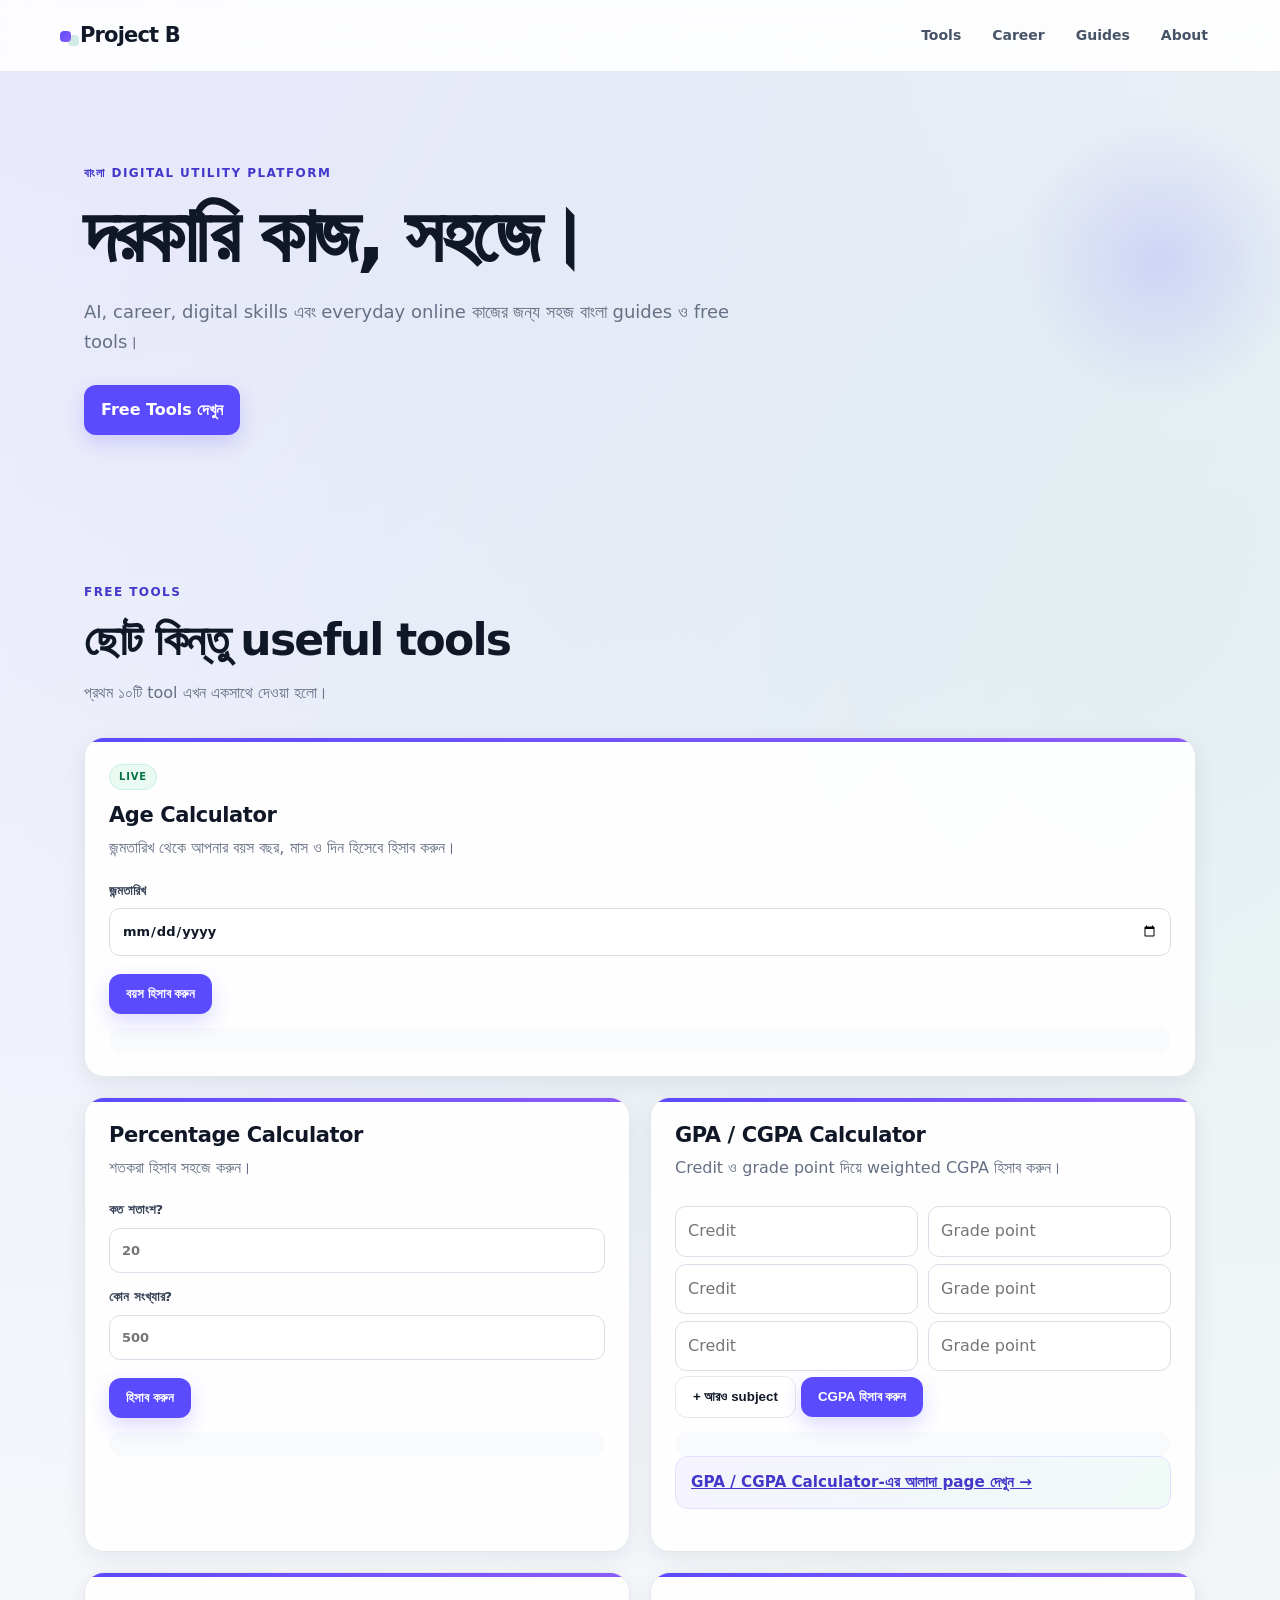
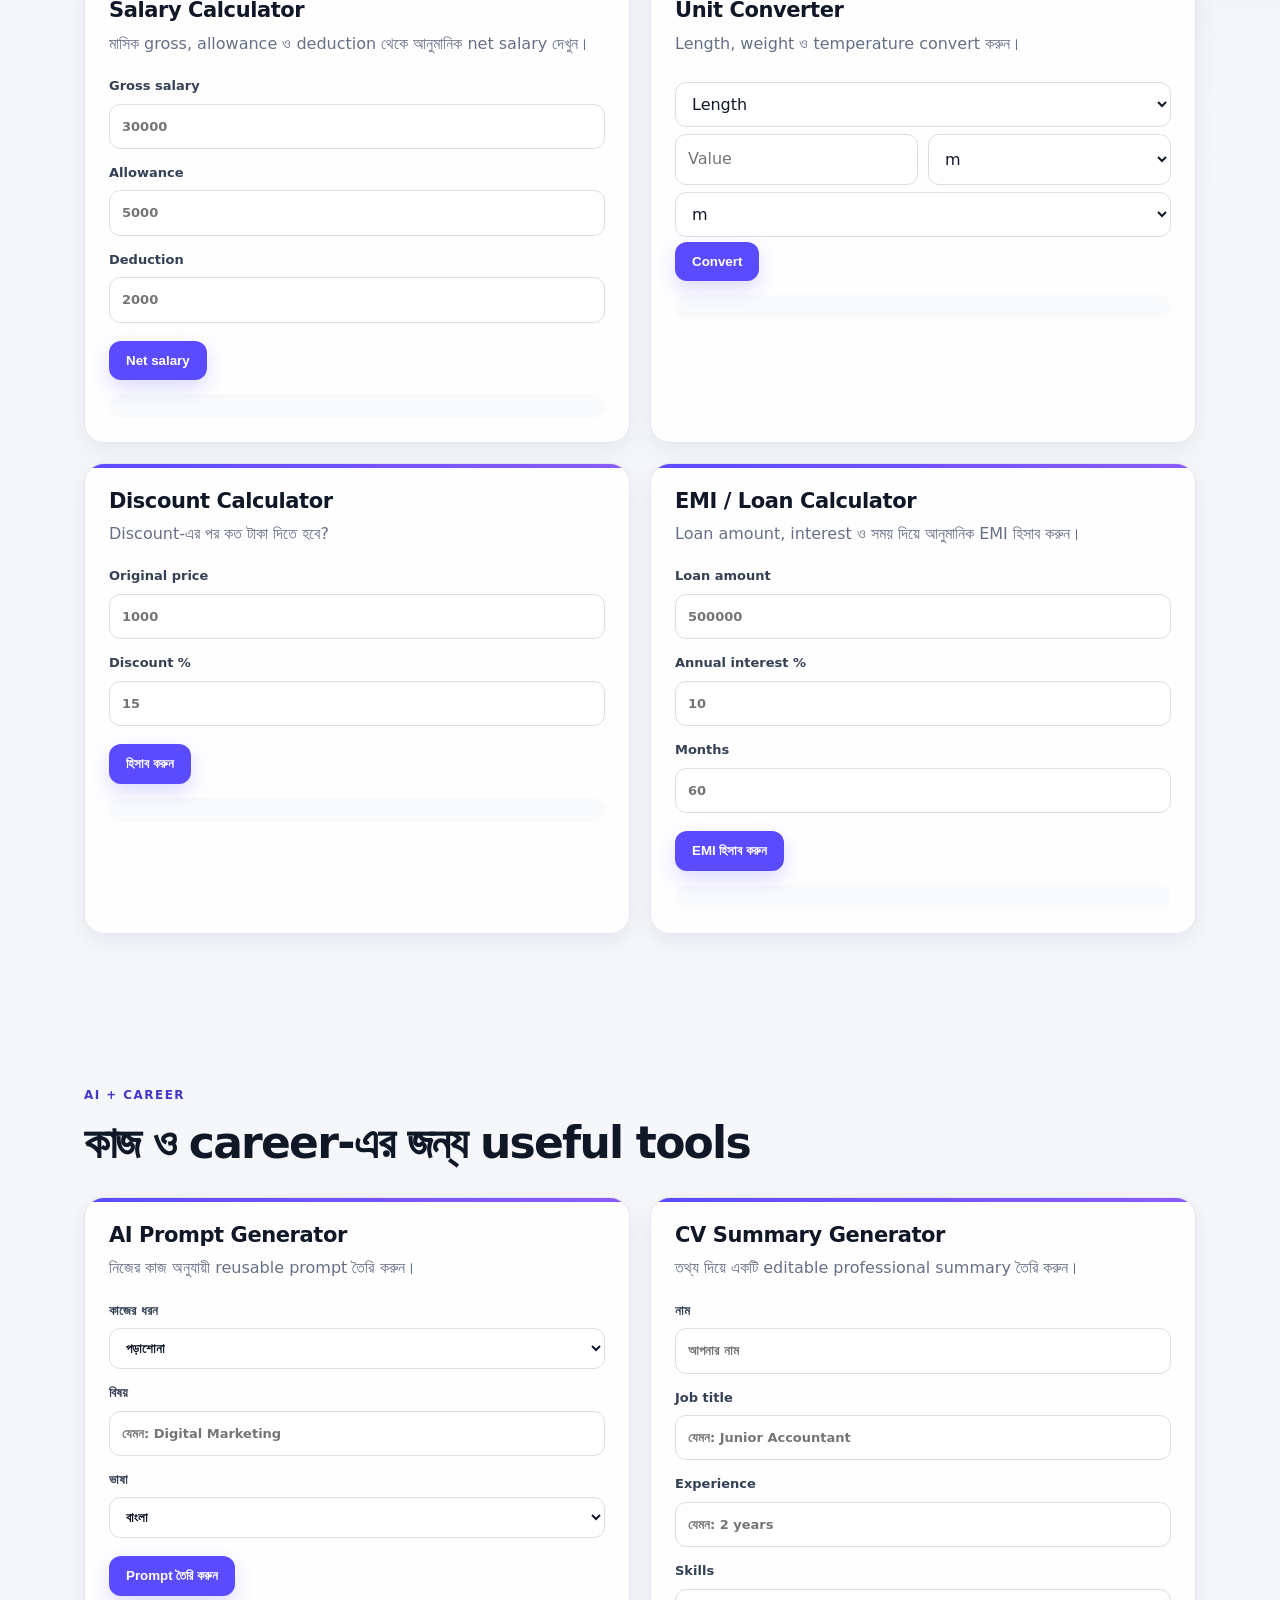
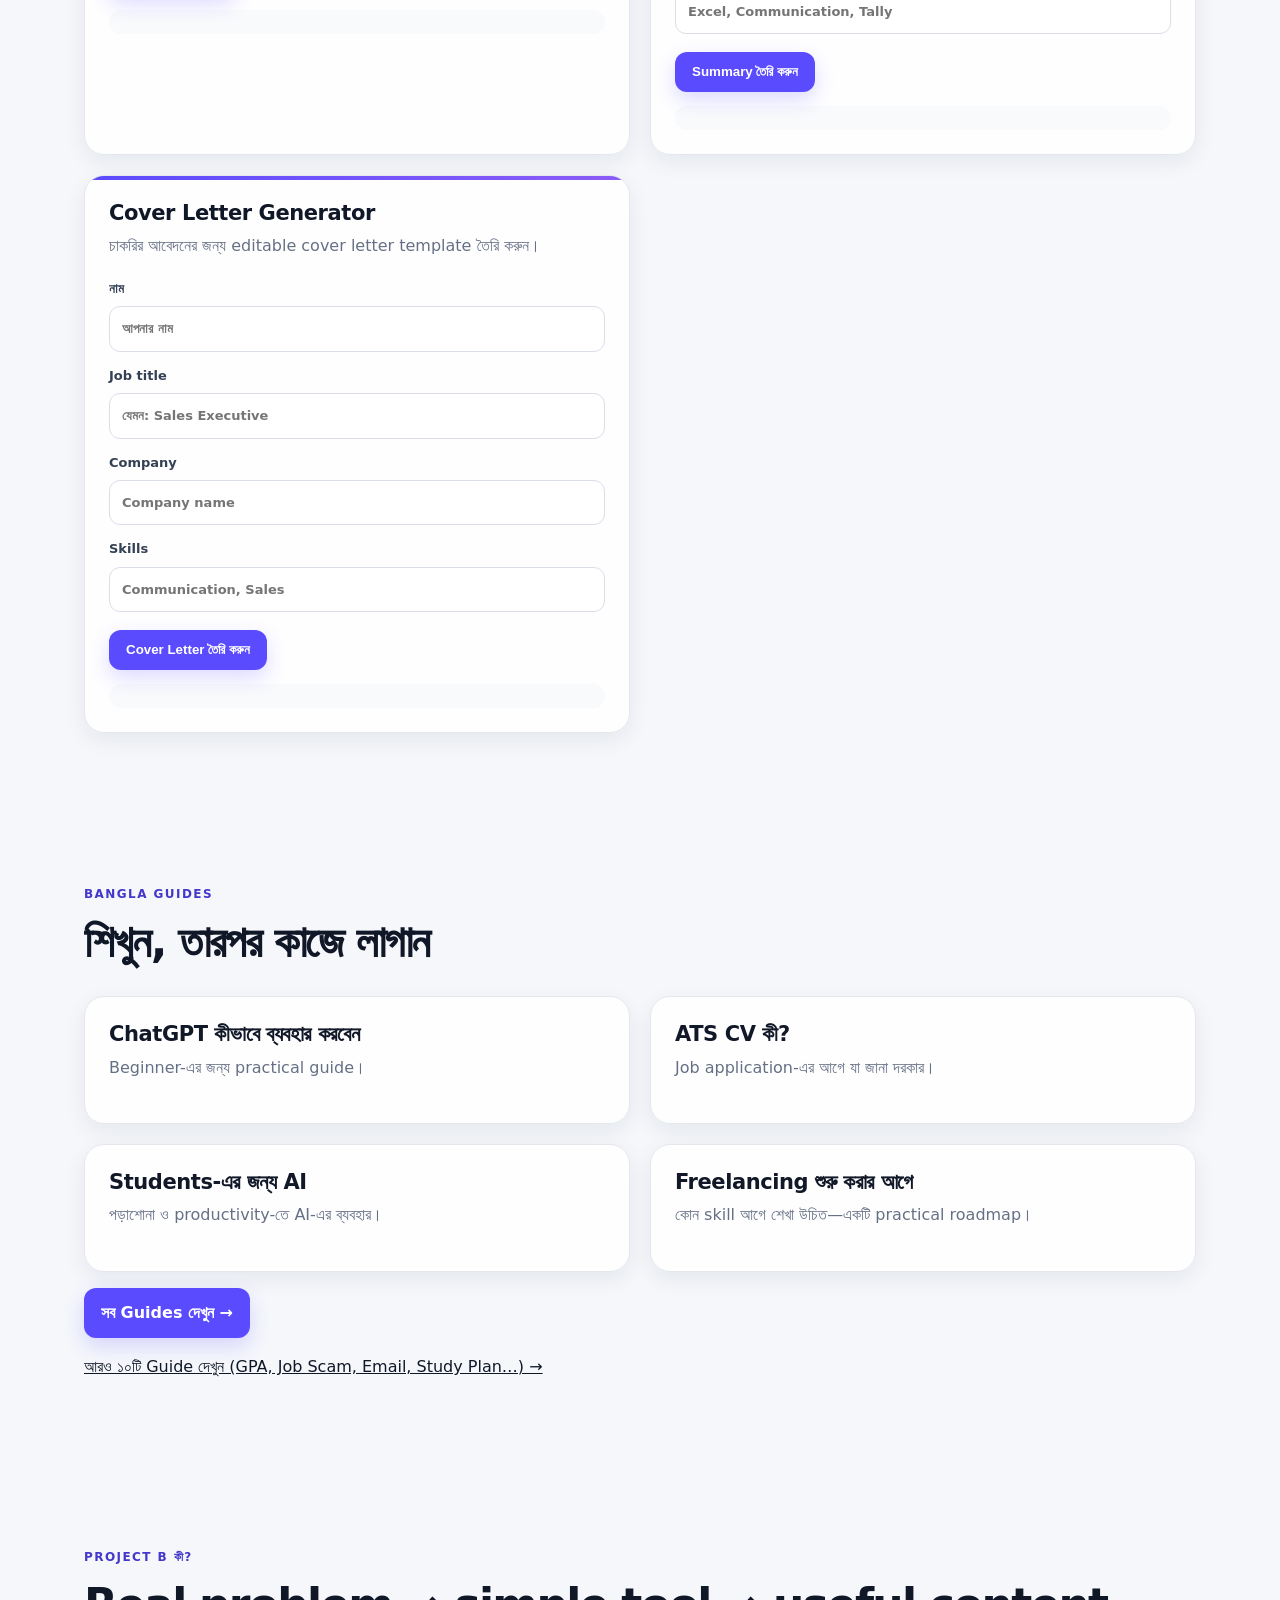
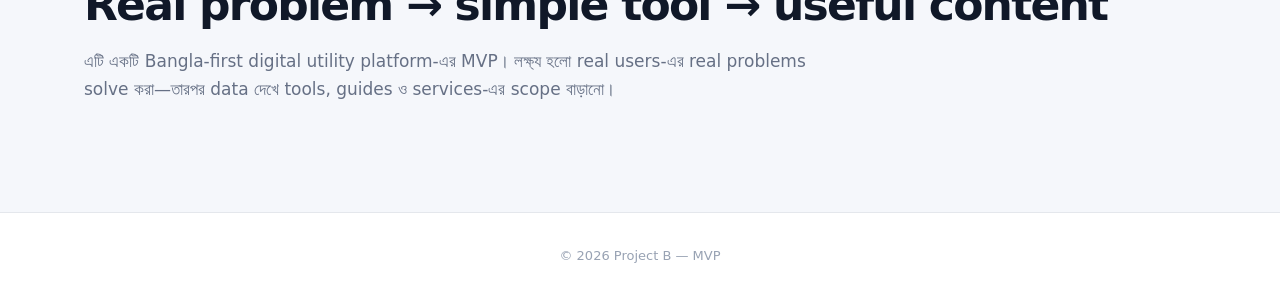
<file: index.html>
<!doctype html>
<html lang="bn">
<head>
<meta charset="utf-8">
<meta name="viewport" content="width=device-width, initial-scale=1">
<title>বাংলায় Free Calculator, CV ও AI Tools — Project B</title>
<meta name="description" content="Age, GPA/CGPA, EMI, Percentage ও Salary calculator, CV ও Cover Letter generator এবং AI prompt tool। সবকিছু বাংলায়, বিনামূল্যে।">
<meta name="robots" content="index,follow">
<link rel="canonical" href="https://baroghoriayouthassociation-prog.github.io/project-b-site/">
<link rel="stylesheet" href="style.css">
</head>
<body>
<header class="topbar">
  <div class="brand">Project B</div>
  <nav>
    <a href="#tools">Tools</a><a href="#career">Career</a><a href="guides.html">Guides</a><a href="#about">About</a>
  </nav>
</header>

<main>
<section class="hero">
  <p class="eyebrow">বাংলা DIGITAL UTILITY PLATFORM</p>
  <h1>দরকারি কাজ, সহজে।</h1>
  <p>AI, career, digital skills এবং everyday online কাজের জন্য সহজ বাংলা guides ও free tools।</p>
  <a class="button" href="#tools">Free Tools দেখুন</a>
</section>

<section id="tools" class="section">
  <p class="eyebrow">FREE TOOLS</p>
  <h2>ছোট কিন্তু useful tools</h2>
  <p class="muted">প্রথম ১০টি tool এখন একসাথে দেওয়া হলো।</p>

  <div class="grid">
    <article class="card tool-card wide" id="age-calculator">
      <span class="badge">LIVE</span><h3>Age Calculator</h3>
      <p>জন্মতারিখ থেকে আপনার বয়স বছর, মাস ও দিন হিসেবে হিসাব করুন।</p>
      <label>জন্মতারিখ<input id="birthDate" type="date"></label>
      <button onclick="ageCalc()">বয়স হিসাব করুন</button><div id="ageOut" class="result"></div>
    </article>

    <article class="card tool-card" id="percentage-calculator">
      <h3>Percentage Calculator</h3><p>শতকরা হিসাব সহজে করুন।</p>
      <label>কত শতাংশ? <input id="pct" type="number" placeholder="20"></label>
      <label>কোন সংখ্যার? <input id="pctBase" type="number" placeholder="500"></label>
      <button onclick="percentageCalc()">হিসাব করুন</button><div id="pctOut" class="result"></div>
    </article>

    <article class="card tool-card" id="gpa-calculator">
      <h3>GPA / CGPA Calculator</h3><p>Credit ও grade point দিয়ে weighted CGPA হিসাব করুন।</p>
      <div id="gradeRows">
        <div class="row"><input class="credit" type="number" step="0.5" placeholder="Credit"><input class="gp" type="number" step="0.01" placeholder="Grade point"></div>
        <div class="row"><input class="credit" type="number" step="0.5" placeholder="Credit"><input class="gp" type="number" step="0.01" placeholder="Grade point"></div>
        <div class="row"><input class="credit" type="number" step="0.5" placeholder="Credit"><input class="gp" type="number" step="0.01" placeholder="Grade point"></div>
      </div>
      <button class="secondary" onclick="addGradeRow()">+ আরও subject</button>
      <button onclick="cgpaCalc()">CGPA হিসাব করুন</button><div id="cgpaOut" class="result"></div>
      <p class="tool-link"><a href="gpa-calculator.html">GPA / CGPA Calculator-এর আলাদা page দেখুন →</a></p>
    </article>

    <article class="card tool-card" id="salary-calculator">
      <h3>Salary Calculator</h3><p>মাসিক gross, allowance ও deduction থেকে আনুমানিক net salary দেখুন।</p>
      <label>Gross salary <input id="gross" type="number" placeholder="30000"></label>
      <label>Allowance <input id="allowance" type="number" placeholder="5000"></label>
      <label>Deduction <input id="deduction" type="number" placeholder="2000"></label>
      <button onclick="salaryCalc()">Net salary</button><div id="salaryOut" class="result"></div>
    </article>

    <article class="card tool-card" id="unit-converter">
      <h3>Unit Converter</h3><p>Length, weight ও temperature convert করুন।</p>
      <select id="unitType" onchange="loadUnits()"><option value="length">Length</option><option value="weight">Weight</option><option value="temp">Temperature</option></select>
      <div class="row"><input id="unitValue" type="number" placeholder="Value"><select id="unitFrom"></select></div>
      <select id="unitTo"></select>
      <button onclick="unitCalc()">Convert</button><div id="unitOut" class="result"></div>
    </article>

    <article class="card tool-card" id="discount-calculator">
      <h3>Discount Calculator</h3><p>Discount-এর পর কত টাকা দিতে হবে?</p>
      <label>Original price <input id="price" type="number" placeholder="1000"></label>
      <label>Discount % <input id="discount" type="number" placeholder="15"></label>
      <button onclick="discountCalc()">হিসাব করুন</button><div id="discountOut" class="result"></div>
    </article>

    <article class="card tool-card" id="emi-calculator">
      <h3>EMI / Loan Calculator</h3><p>Loan amount, interest ও সময় দিয়ে আনুমানিক EMI হিসাব করুন।</p>
      <label>Loan amount <input id="loan" type="number" placeholder="500000"></label>
      <label>Annual interest % <input id="interest" type="number" step="0.01" placeholder="10"></label>
      <label>Months <input id="months" type="number" placeholder="60"></label>
      <button onclick="emiCalc()">EMI হিসাব করুন</button><div id="emiOut" class="result"></div>
    </article>
  </div>
</section>

<section id="career" class="section">
  <p class="eyebrow">AI + CAREER</p>
  <h2>কাজ ও career-এর জন্য useful tools</h2>
  <div class="grid">
    <article class="card tool-card" id="prompt-generator">
      <h3>AI Prompt Generator</h3><p>নিজের কাজ অনুযায়ী reusable prompt তৈরি করুন।</p>
      <label>কাজের ধরন<select id="promptTask"><option>পড়াশোনা</option><option>CV লেখা</option><option>ইন্টারভিউ প্রস্তুতি</option><option>কনটেন্ট লেখা</option><option>গবেষণা</option></select></label>
      <label>বিষয়<input id="promptTopic" placeholder="যেমন: Digital Marketing"></label>
      <label>ভাষা<select id="promptLang"><option>বাংলা</option><option>English</option></select></label>
      <button onclick="promptGen()">Prompt তৈরি করুন</button><div id="promptOut" class="result"></div>
    </article>

    <article class="card tool-card" id="cv-summary-generator">
      <h3>CV Summary Generator</h3><p>তথ্য দিয়ে একটি editable professional summary তৈরি করুন।</p>
      <label>নাম<input id="cvName" placeholder="আপনার নাম"></label>
      <label>Job title<input id="cvTitle" placeholder="যেমন: Junior Accountant"></label>
      <label>Experience<input id="cvExp" placeholder="যেমন: 2 years"></label>
      <label>Skills<input id="cvSkills" placeholder="Excel, Communication, Tally"></label>
      <button onclick="cvGen()">Summary তৈরি করুন</button><div id="cvOut" class="result"></div>
    </article>

    <article class="card tool-card" id="cover-letter-generator">
      <h3>Cover Letter Generator</h3><p>চাকরির আবেদনের জন্য editable cover letter template তৈরি করুন।</p>
      <label>নাম<input id="clName" placeholder="আপনার নাম"></label>
      <label>Job title<input id="clTitle" placeholder="যেমন: Sales Executive"></label>
      <label>Company<input id="clCompany" placeholder="Company name"></label>
      <label>Skills<input id="clSkills" placeholder="Communication, Sales"></label>
      <button onclick="coverGen()">Cover Letter তৈরি করুন</button><div id="clOut" class="result"></div>
    </article>
  </div>
</section>

<section id="guides" class="section">
  <p class="eyebrow">BANGLA GUIDES</p><h2>শিখুন, তারপর কাজে লাগান</h2>
  <div class="grid guides">
    <a class="card" href="guides.html#chatgpt"><h3>ChatGPT কীভাবে ব্যবহার করবেন</h3><p>Beginner-এর জন্য practical guide।</p></a>
    <a class="card" href="guides.html#ats-cv"><h3>ATS CV কী?</h3><p>Job application-এর আগে যা জানা দরকার।</p></a>
    <a class="card" href="guides.html#students-ai"><h3>Students-এর জন্য AI</h3><p>পড়াশোনা ও productivity-তে AI-এর ব্যবহার।</p></a>
    <a class="card" href="guides.html#freelancing"><h3>Freelancing শুরু করার আগে</h3><p>কোন skill আগে শেখা উচিত—একটি practical roadmap।</p></a>
  </div>
  <p><a class="button" href="guides.html">সব Guides দেখুন →</a></p>
  <p><a href="guides-phase2.html">আরও ১০টি Guide দেখুন (GPA, Job Scam, Email, Study Plan…) →</a></p>
</section>

<section id="about" class="section about">
  <p class="eyebrow">PROJECT B কী?</p>
  <h2>Real problem → simple tool → useful content</h2>
  <p>এটি একটি Bangla-first digital utility platform-এর MVP। লক্ষ্য হলো real users-এর real problems solve করা—তারপর data দেখে tools, guides ও services-এর scope বাড়ানো।</p>
</section>
</main>

<footer>© 2026 Project B — MVP</footer>

<script>
function n(id){return parseFloat(document.getElementById(id).value)||0}
function money(x){return new Intl.NumberFormat('en-US',{maximumFractionDigits:2}).format(x)}
function ageCalc(){
 const v=document.getElementById('birthDate').value, out=document.getElementById('ageOut');
 if(!v){out.textContent='জন্মতারিখ দিন।';return}
 const b=new Date(v+'T00:00:00'), now=new Date();
 if(b>now){out.textContent='ভবিষ্যতের তারিখ দেওয়া যাবে না।';return}
 let y=now.getFullYear()-b.getFullYear(), m=now.getMonth()-b.getMonth(), d=now.getDate()-b.getDate();
 if(d<0){m--; d+=new Date(now.getFullYear(),now.getMonth(),0).getDate()}
 if(m<0){y--;m+=12}
 out.innerHTML='<strong>'+y+' বছর '+m+' মাস '+d+' দিন</strong><small>আজকের তারিখ অনুযায়ী আনুমানিক হিসাব।</small>'
}
function percentageCalc(){
 const p=n('pct'), b=n('pctBase'); document.getElementById('pctOut').innerHTML=b?'<strong>'+money(b*p/100)+'</strong>':'দুটি সংখ্যা দিন।'
}
function addGradeRow(){
 const r=document.createElement('div');r.className='row';r.innerHTML='<input class="credit" type="number" step="0.5" placeholder="Credit"><input class="gp" type="number" step="0.01" placeholder="Grade point">';document.getElementById('gradeRows').appendChild(r)
}
function cgpaCalc(){
 const cs=[...document.querySelectorAll('.credit')], gs=[...document.querySelectorAll('.gp')];let total=0,weighted=0;
 cs.forEach((x,i)=>{let c=parseFloat(x.value),g=parseFloat(gs[i].value);if(c>0&&g>=0){total+=c;weighted+=c*g}})
 document.getElementById('cgpaOut').innerHTML=total?'<strong>CGPA: '+(weighted/total).toFixed(2)+'</strong>':'Credit ও grade point দিন।'
}
function salaryCalc(){let g=n('gross'),a=n('allowance'),d=n('deduction');document.getElementById('salaryOut').innerHTML='<strong>Net: '+money(g+a-d)+'</strong><small>এটি simple estimate; tax/other rules ধরা হয়নি।</small>'}
function loadUnits(){
 const t=document.getElementById('unitType').value, sets={length:['m','cm','km','in','ft'],weight:['kg','g','lb'],temp:['C','F']};let s=sets[t];
 ['unitFrom','unitTo'].forEach(id=>{document.getElementById(id).innerHTML=s.map(x=>'<option>'+x+'</option>').join('')})
}
function unitCalc(){
 const v=n('unitValue'),f=document.getElementById('unitFrom').value,t=document.getElementById('unitTo').value,type=document.getElementById('unitType').value;let r=v;
 if(type==='length'){let a={m:1,cm:.01,km:1000,in:.0254,ft:.3048};r=v*a[f]/a[t]}
 if(type==='weight'){let a={kg:1,g:.001,lb:.45359237};r=v*a[f]/a[t]}
 if(type==='temp'){if(f===t)r=v;else if(f==='C'&&t==='F')r=v*9/5+32;else r=(v-32)*5/9}
 document.getElementById('unitOut').innerHTML='<strong>'+money(r)+' '+t+'</strong>'
}
function discountCalc(){let p=n('price'),d=n('discount'),save=p*d/100;document.getElementById('discountOut').innerHTML='<strong>Final price: '+money(p-save)+'</strong><small>আপনার সাশ্রয়: '+money(save)+'</small>'}
function emiCalc(){
 let P=n('loan'), annual=n('interest'), months=n('months'), r=annual/100/12;
 if(P<=0||months<=0){document.getElementById('emiOut').textContent='Loan ও months দিন।';return}
 let emi=r===0?P/months:P*r*Math.pow(1+r,months)/(Math.pow(1+r,months)-1),total=emi*months;
 document.getElementById('emiOut').innerHTML='<strong>Monthly EMI: '+money(emi)+'</strong><small>Total payment: '+money(total)+' · Total interest: '+money(total-P)+'</small>'
}
function promptGen(){
 let task=document.getElementById('promptTask').value,topic=document.getElementById('promptTopic').value||'[বিষয়]',lang=document.getElementById('promptLang').value;
 document.getElementById('promptOut').textContent='You are a helpful expert. '+task+' বিষয়ে "'+topic+'" নিয়ে '+lang+' ভাষায় একটি clear, practical এবং beginner-friendly উত্তর তৈরি করুন। প্রয়োজন হলে step-by-step example দিন এবং ভুল তথ্য এড়িয়ে চলুন।'
}
function cvGen(){
 let name=document.getElementById('cvName').value||'[Name]',title=document.getElementById('cvTitle').value||'[Job Title]',exp=document.getElementById('cvExp').value||'[Experience]',skills=document.getElementById('cvSkills').value||'[Skills]';
 document.getElementById('cvOut').textContent=name+' is a '+title+' with '+exp+' of experience, with skills in '+skills+'. A motivated professional focused on delivering accurate, practical results and contributing effectively to a team.'
}
function coverGen(){
 let name=document.getElementById('clName').value||'[Name]',title=document.getElementById('clTitle').value||'[Job Title]',company=document.getElementById('clCompany').value||'[Company]',skills=document.getElementById('clSkills').value||'[Skills]';
 document.getElementById('clOut').textContent='Dear Hiring Manager at '+company+',\\n\\nI am writing to apply for the '+title+' position. I am interested in this opportunity and believe my skills in '+skills+' can help me contribute to your team. I would welcome the opportunity to discuss how my experience and skills match the role.\\n\\nThank you for your consideration.\\n\\nSincerely,\\n'+name
}
loadUnits();
</script>
</body>
</html>
</file>
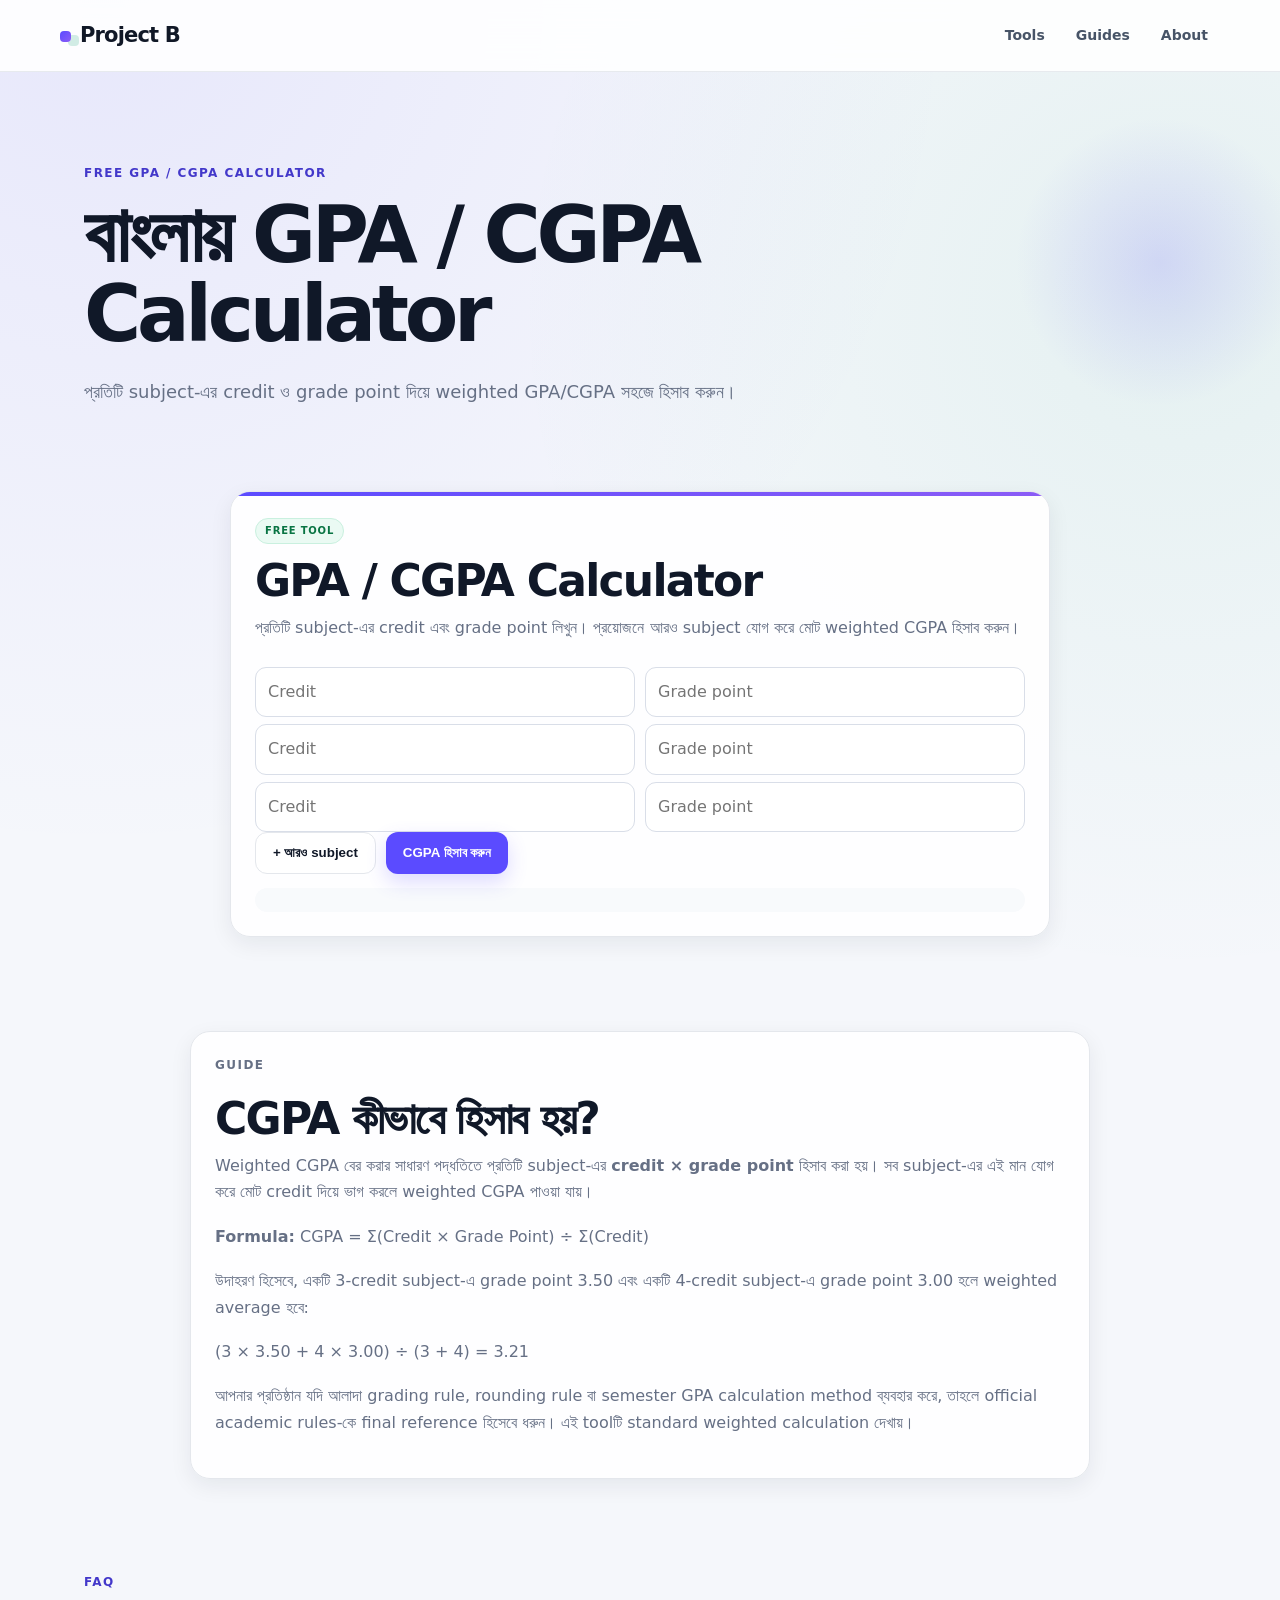
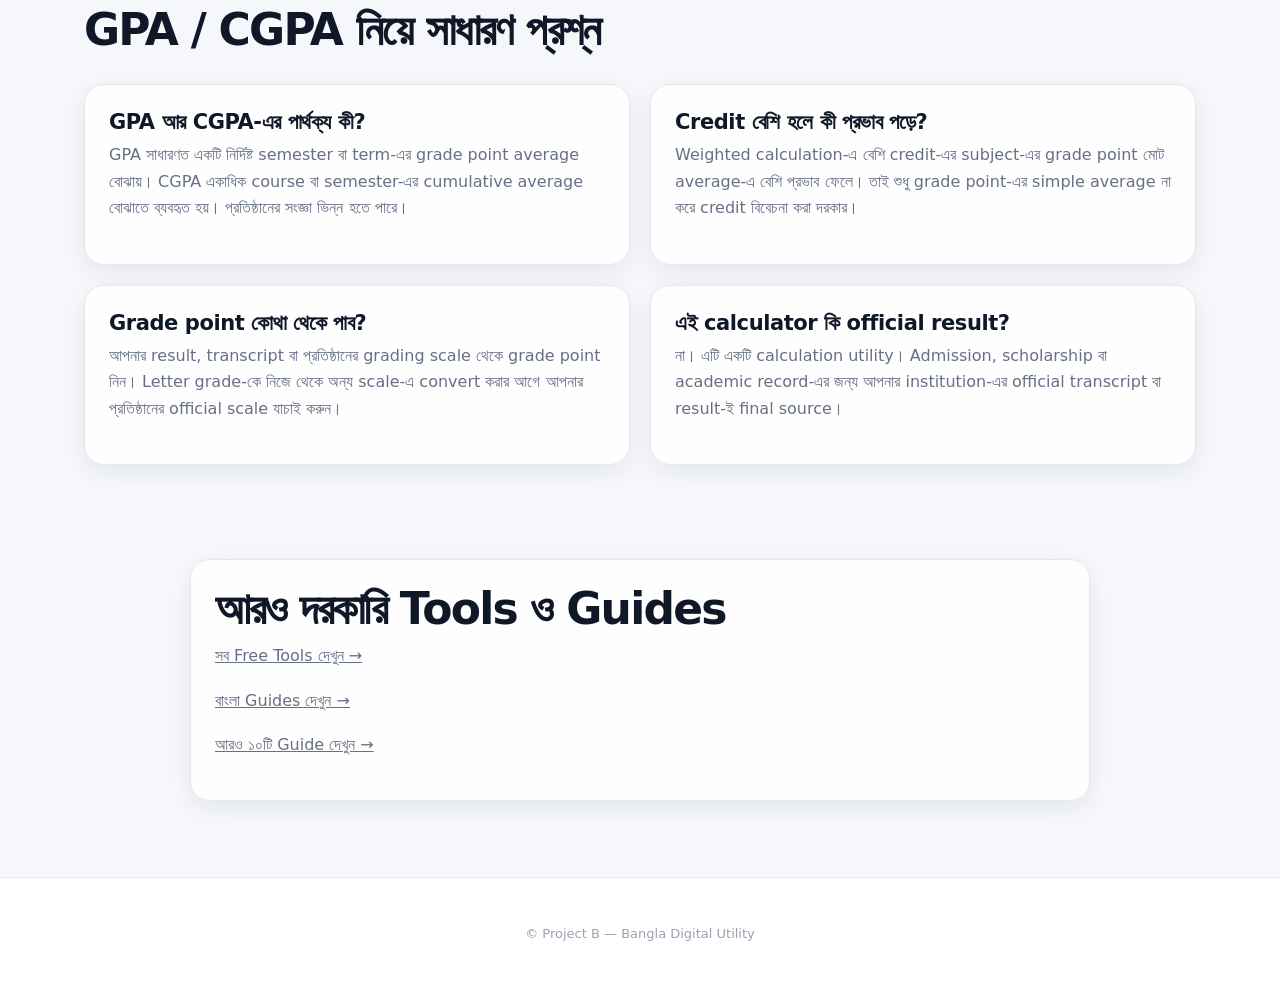
<file: gpa-calculator.html>
<!doctype html>
<html lang="bn">
<head>
<meta charset="utf-8">
<meta name="viewport" content="width=device-width, initial-scale=1">
<title>GPA / CGPA Calculator বাংলা — Free Online Tool | Project B</title>
<meta name="description" content="বাংলায় GPA ও CGPA হিসাব করুন। Credit ও grade point দিয়ে weighted CGPA calculator ব্যবহার করুন—সহজ, দ্রুত ও বিনামূল্যে।">
<meta name="robots" content="index,follow">
<link rel="canonical" href="https://baroghoriayouthassociation-prog.github.io/project-b-site/gpa-calculator.html">
<link rel="stylesheet" href="style.css">
</head>
<body>
<header class="topbar">
  <div class="brand">Project B</div>
  <nav>
    <a href="index.html#tools">Tools</a><a href="guides.html">Guides</a><a href="index.html#about">About</a>
  </nav>
</header>

<main>
<section class="hero compact-hero">
  <p class="eyebrow">FREE GPA / CGPA CALCULATOR</p>
  <h1>বাংলায় GPA / CGPA Calculator</h1>
  <p>প্রতিটি subject-এর credit ও grade point দিয়ে weighted GPA/CGPA সহজে হিসাব করুন।</p>
</section>

<section class="section single-tool-section">
  <div class="card tool-card featured-tool" id="gpa-calculator">
    <span class="badge">FREE TOOL</span>
    <h2>GPA / CGPA Calculator</h2>
    <p>প্রতিটি subject-এর credit এবং grade point লিখুন। প্রয়োজনে আরও subject যোগ করে মোট weighted CGPA হিসাব করুন।</p>
    <div id="gradeRows">
      <div class="row"><input class="credit" type="number" step="0.5" min="0" placeholder="Credit"><input class="gp" type="number" step="0.01" min="0" placeholder="Grade point"></div>
      <div class="row"><input class="credit" type="number" step="0.5" min="0" placeholder="Credit"><input class="gp" type="number" step="0.01" min="0" placeholder="Grade point"></div>
      <div class="row"><input class="credit" type="number" step="0.5" min="0" placeholder="Credit"><input class="gp" type="number" step="0.01" min="0" placeholder="Grade point"></div>
    </div>
    <div class="button-row">
      <button class="secondary" onclick="addGradeRow()">+ আরও subject</button>
      <button onclick="cgpaCalc()">CGPA হিসাব করুন</button>
    </div>
    <div id="cgpaOut" class="result"></div>
  </div>
</section>

<section class="section article-section">
  <article class="card content-card">
    <p class="eyebrow">GUIDE</p>
    <h2>CGPA কীভাবে হিসাব হয়?</h2>
    <p>Weighted CGPA বের করার সাধারণ পদ্ধতিতে প্রতিটি subject-এর <strong>credit × grade point</strong> হিসাব করা হয়। সব subject-এর এই মান যোগ করে মোট credit দিয়ে ভাগ করলে weighted CGPA পাওয়া যায়।</p>
    <p><strong>Formula:</strong> CGPA = Σ(Credit × Grade Point) ÷ Σ(Credit)</p>
    <p>উদাহরণ হিসেবে, একটি 3-credit subject-এ grade point 3.50 এবং একটি 4-credit subject-এ grade point 3.00 হলে weighted average হবে:</p>
    <p>(3 × 3.50 + 4 × 3.00) ÷ (3 + 4) = 3.21</p>
    <p>আপনার প্রতিষ্ঠান যদি আলাদা grading rule, rounding rule বা semester GPA calculation method ব্যবহার করে, তাহলে official academic rules-কে final reference হিসেবে ধরুন। এই toolটি standard weighted calculation দেখায়।</p>
  </article>
</section>

<section class="section faq-section">
  <div class="section-heading">
    <p class="eyebrow">FAQ</p>
    <h2>GPA / CGPA নিয়ে সাধারণ প্রশ্ন</h2>
  </div>
  <div class="grid faq-grid">
    <article class="card"><h3>GPA আর CGPA-এর পার্থক্য কী?</h3><p>GPA সাধারণত একটি নির্দিষ্ট semester বা term-এর grade point average বোঝায়। CGPA একাধিক course বা semester-এর cumulative average বোঝাতে ব্যবহৃত হয়। প্রতিষ্ঠানের সংজ্ঞা ভিন্ন হতে পারে।</p></article>
    <article class="card"><h3>Credit বেশি হলে কী প্রভাব পড়ে?</h3><p>Weighted calculation-এ বেশি credit-এর subject-এর grade point মোট average-এ বেশি প্রভাব ফেলে। তাই শুধু grade point-এর simple average না করে credit বিবেচনা করা দরকার।</p></article>
    <article class="card"><h3>Grade point কোথা থেকে পাব?</h3><p>আপনার result, transcript বা প্রতিষ্ঠানের grading scale থেকে grade point নিন। Letter grade-কে নিজে থেকে অন্য scale-এ convert করার আগে আপনার প্রতিষ্ঠানের official scale যাচাই করুন।</p></article>
    <article class="card"><h3>এই calculator কি official result?</h3><p>না। এটি একটি calculation utility। Admission, scholarship বা academic record-এর জন্য আপনার institution-এর official transcript বা result-ই final source।</p></article>
  </div>
</section>

<section class="section related-section">
  <div class="card content-card">
    <h2>আরও দরকারি Tools ও Guides</h2>
    <p><a href="index.html#tools">সব Free Tools দেখুন →</a></p>
    <p><a href="guides.html">বাংলা Guides দেখুন →</a></p>
    <p><a href="guides-phase2.html">আরও ১০টি Guide দেখুন →</a></p>
  </div>
</section>
</main>

<footer class="footer">
  <p>© Project B — Bangla Digital Utility</p>
</footer>

<script>
function addGradeRow(){
  const r=document.createElement('div');
  r.className='row';
  r.innerHTML='<input class="credit" type="number" step="0.5" min="0" placeholder="Credit"><input class="gp" type="number" step="0.01" min="0" placeholder="Grade point">';
  document.getElementById('gradeRows').appendChild(r);
}
function cgpaCalc(){
  const cs=[...document.querySelectorAll('.credit')], gs=[...document.querySelectorAll('.gp')];
  let total=0,weighted=0;
  cs.forEach((x,i)=>{
    const c=parseFloat(x.value), g=parseFloat(gs[i].value);
    if(c>0 && g>=0){total+=c;weighted+=c*g;}
  });
  document.getElementById('cgpaOut').innerHTML=total
    ? '<strong>CGPA: '+(weighted/total).toFixed(2)+'</strong><small>Total credit: '+total+'</small>'
    : 'Credit ও grade point দিন।';
}
</script>
</body>
</html>
</file>
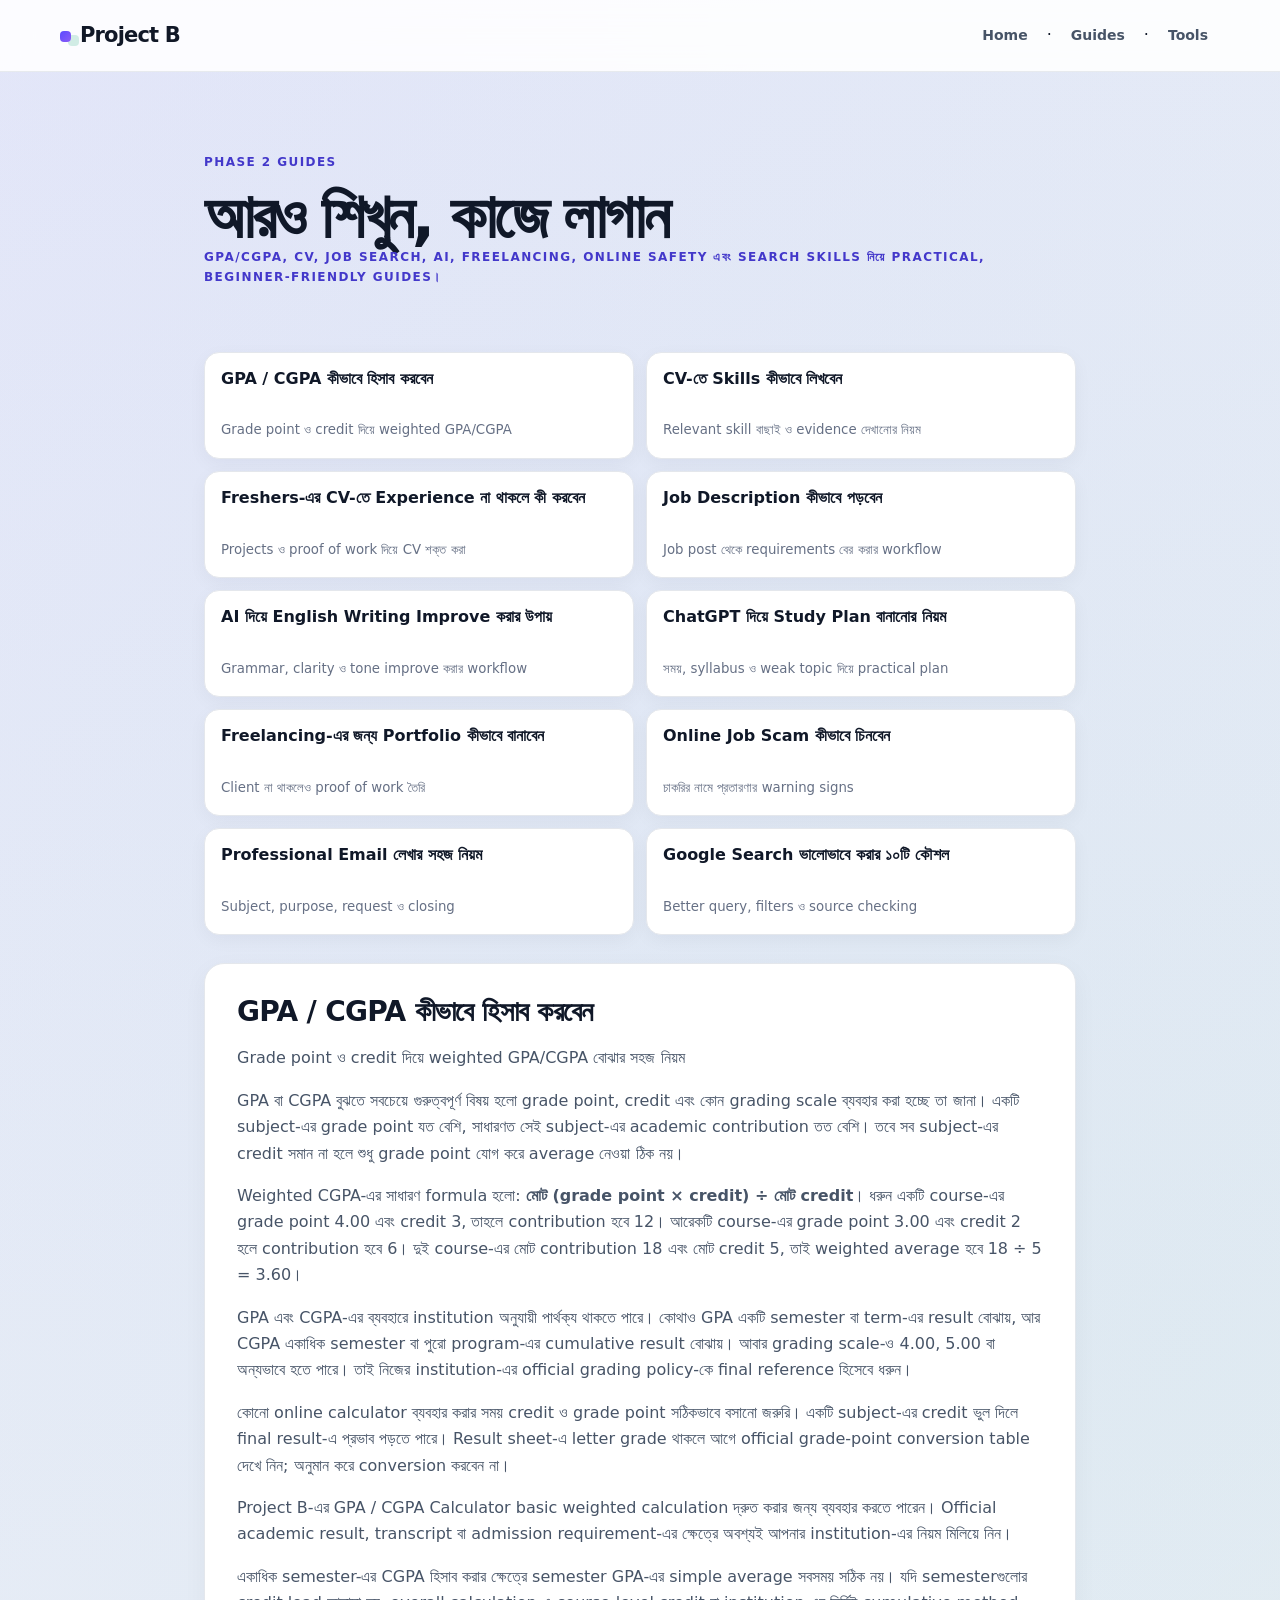
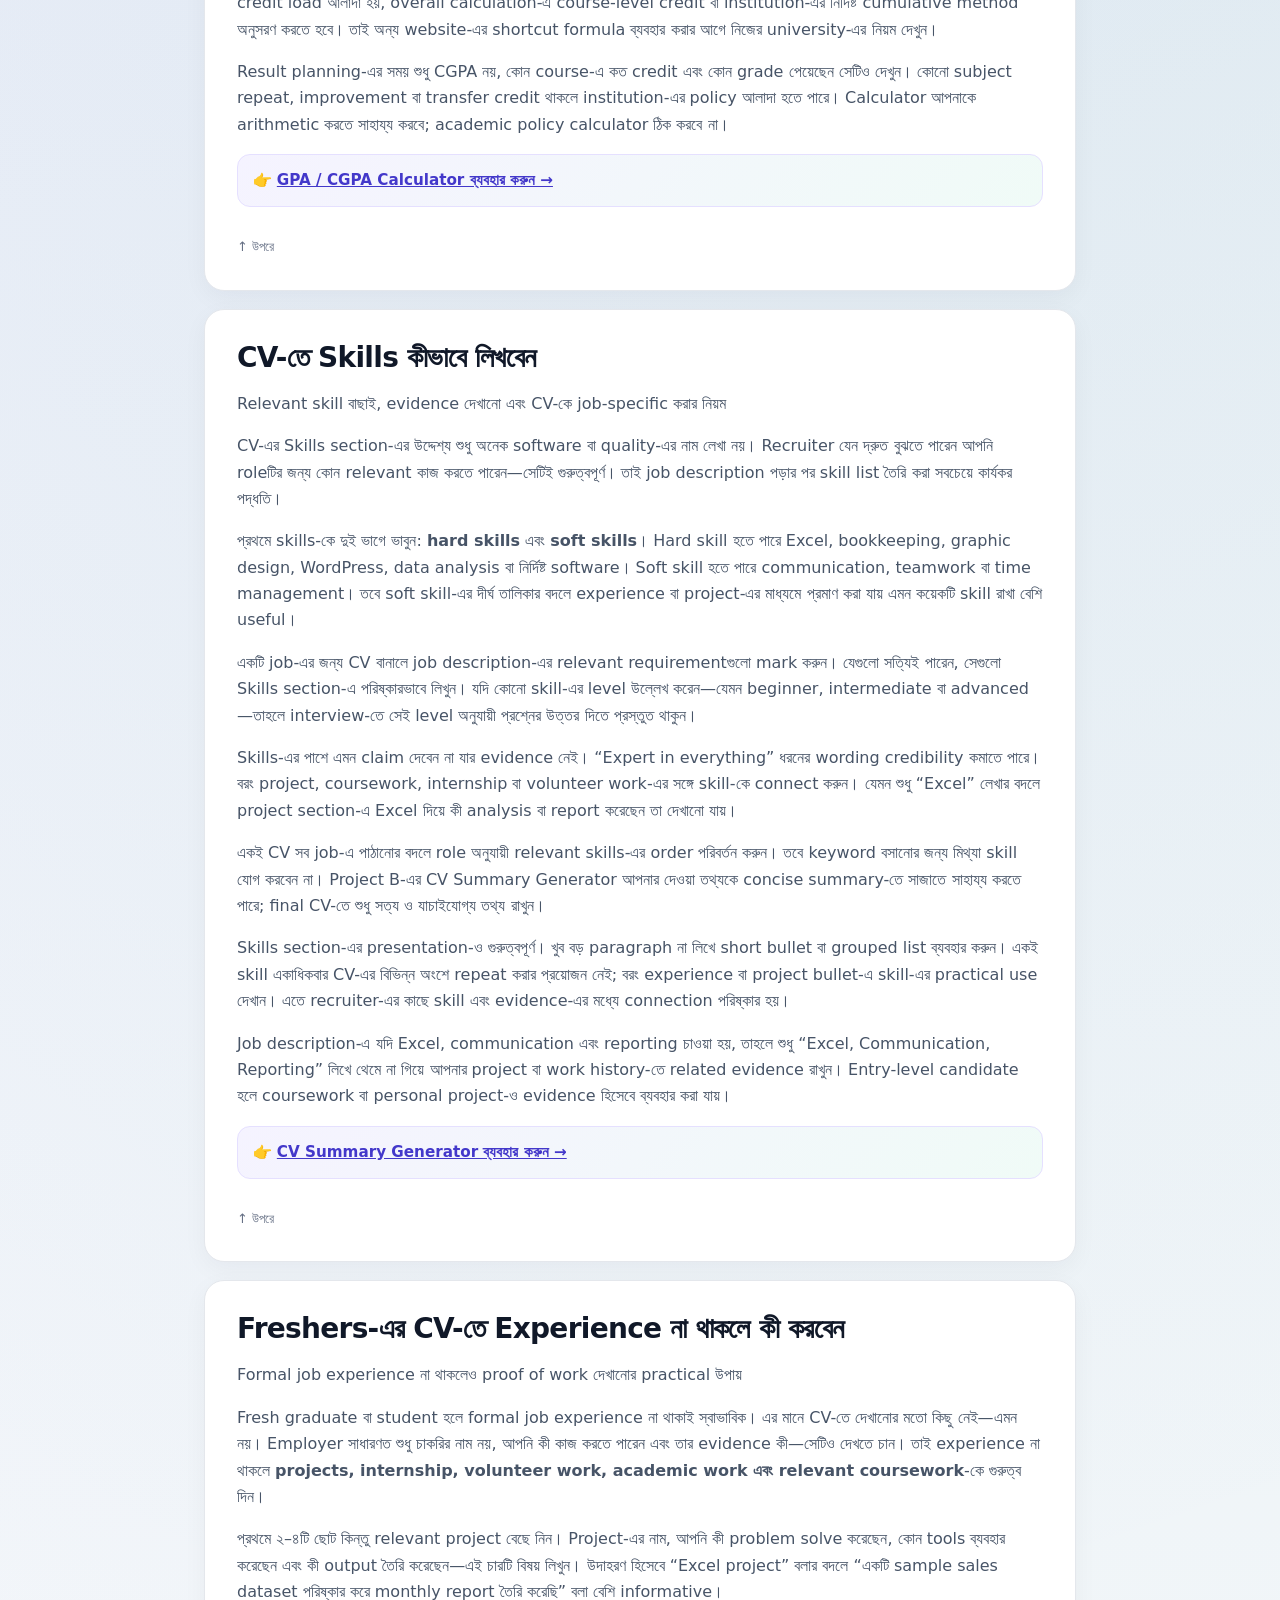
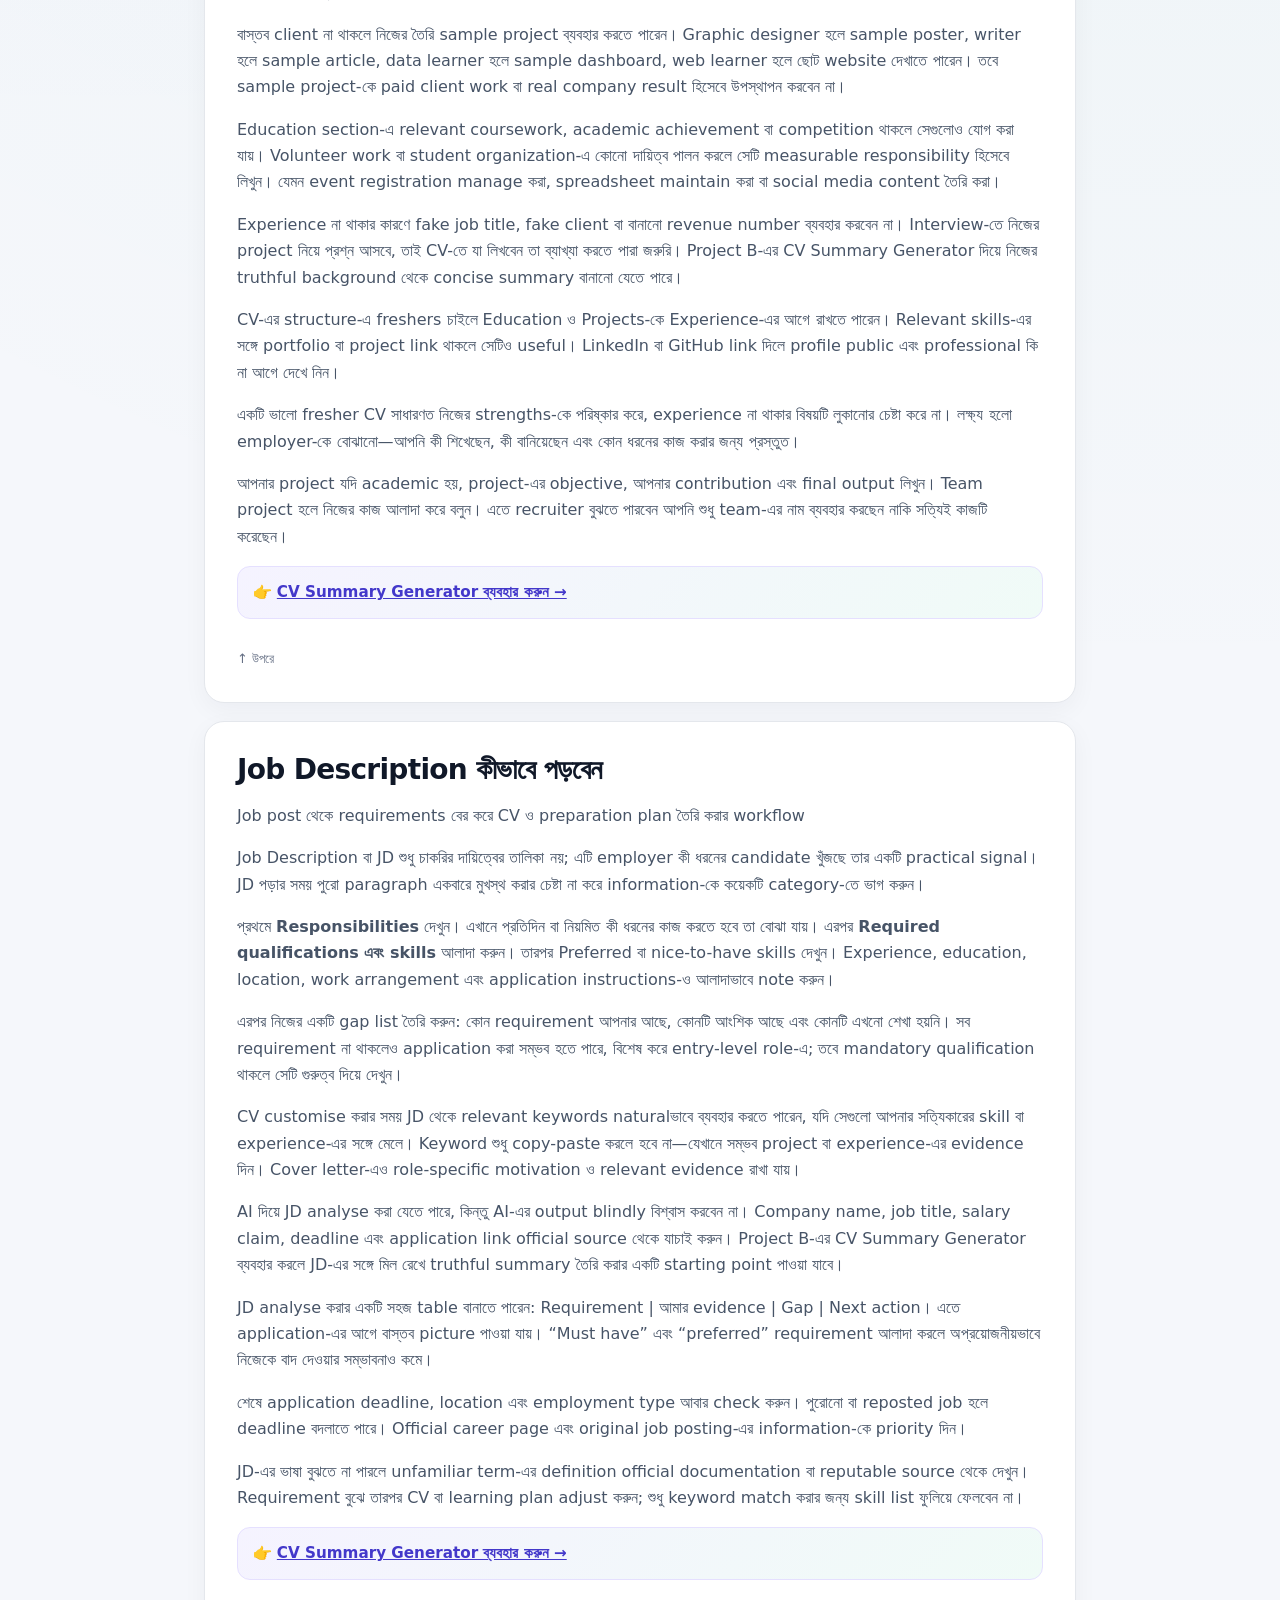
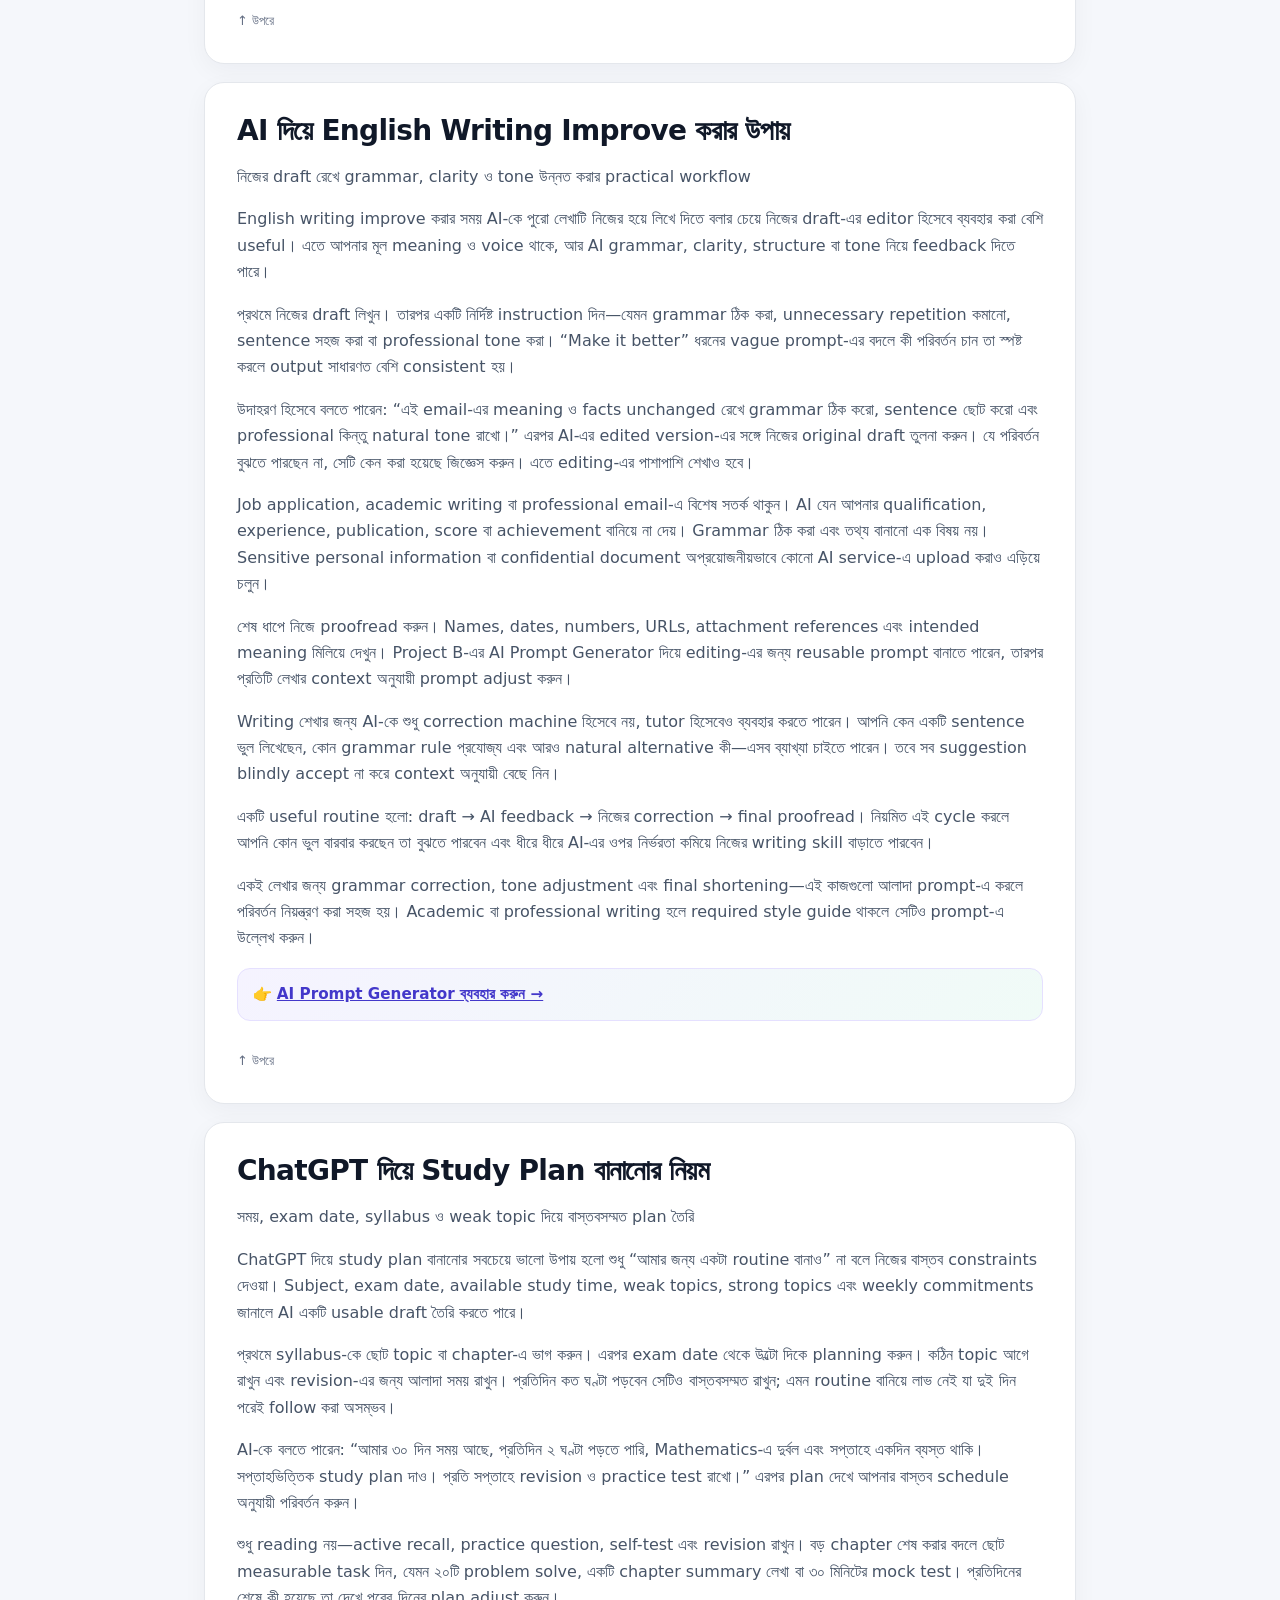
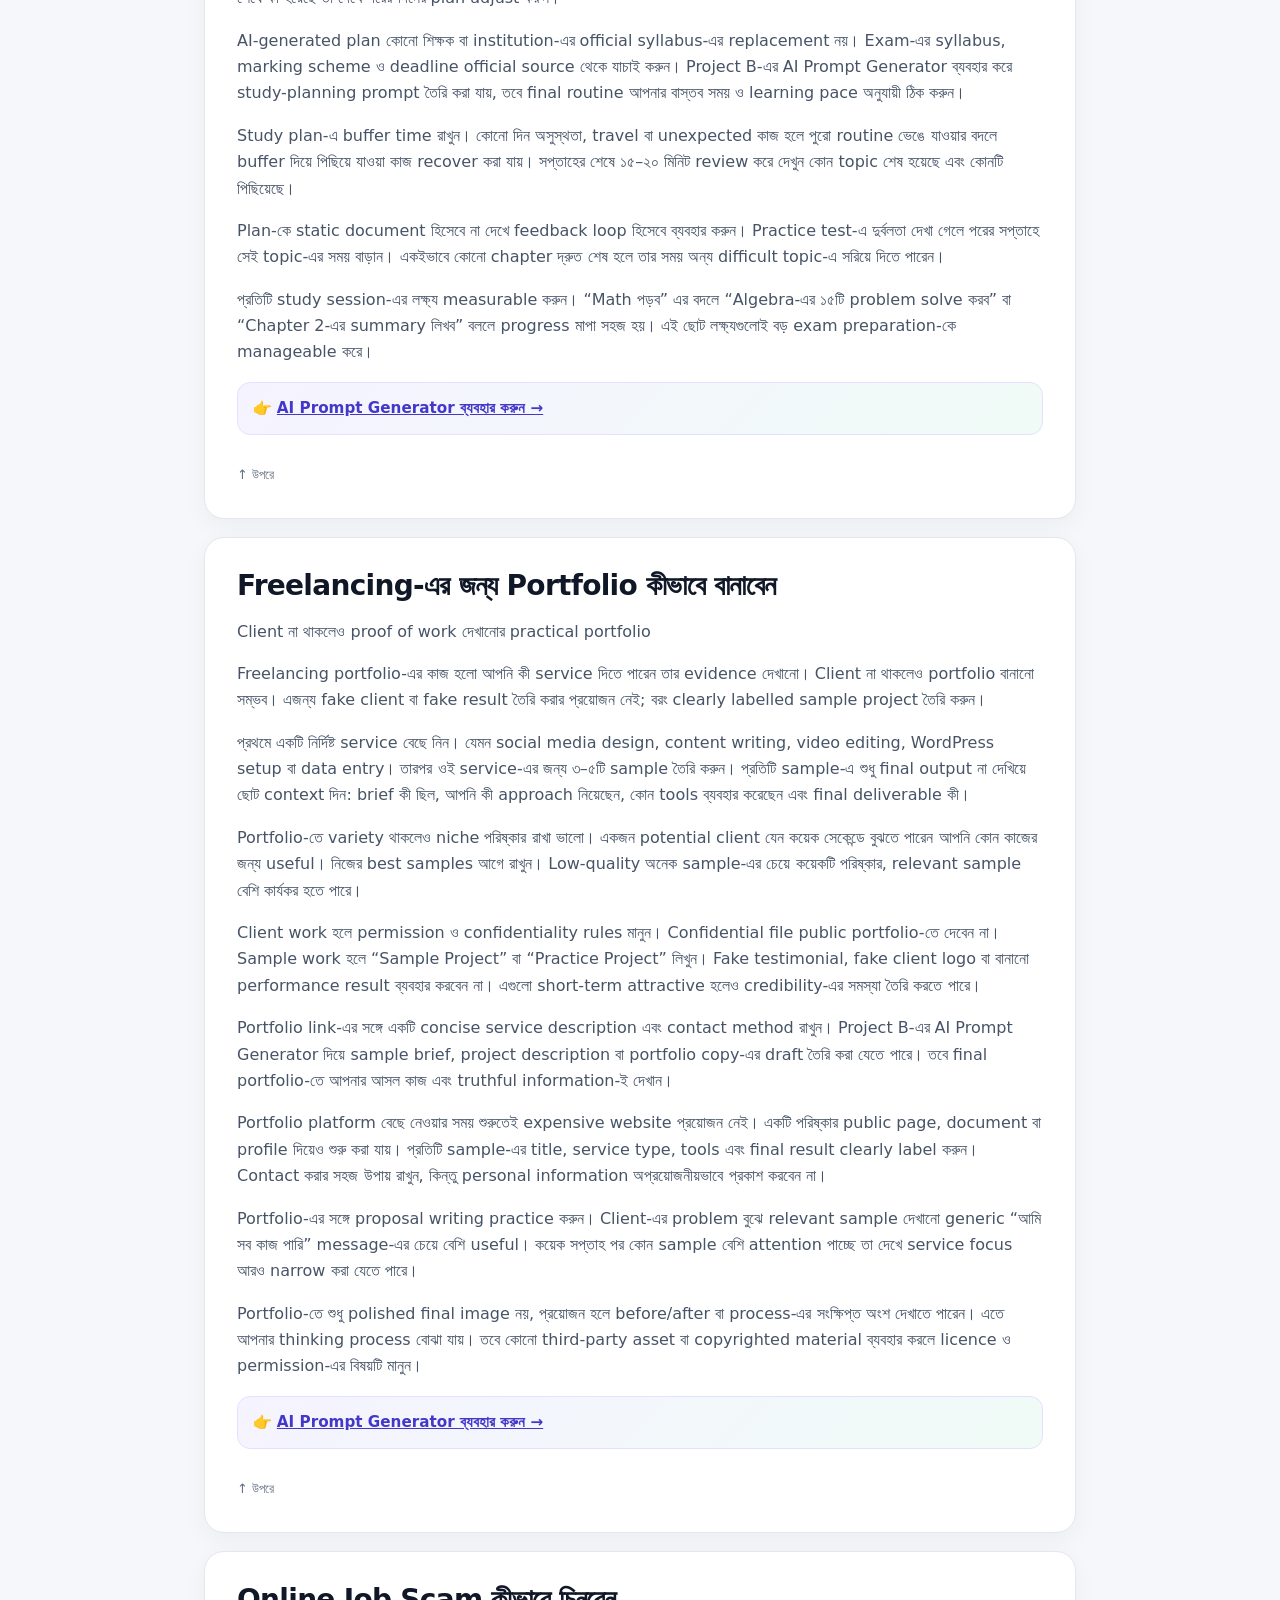
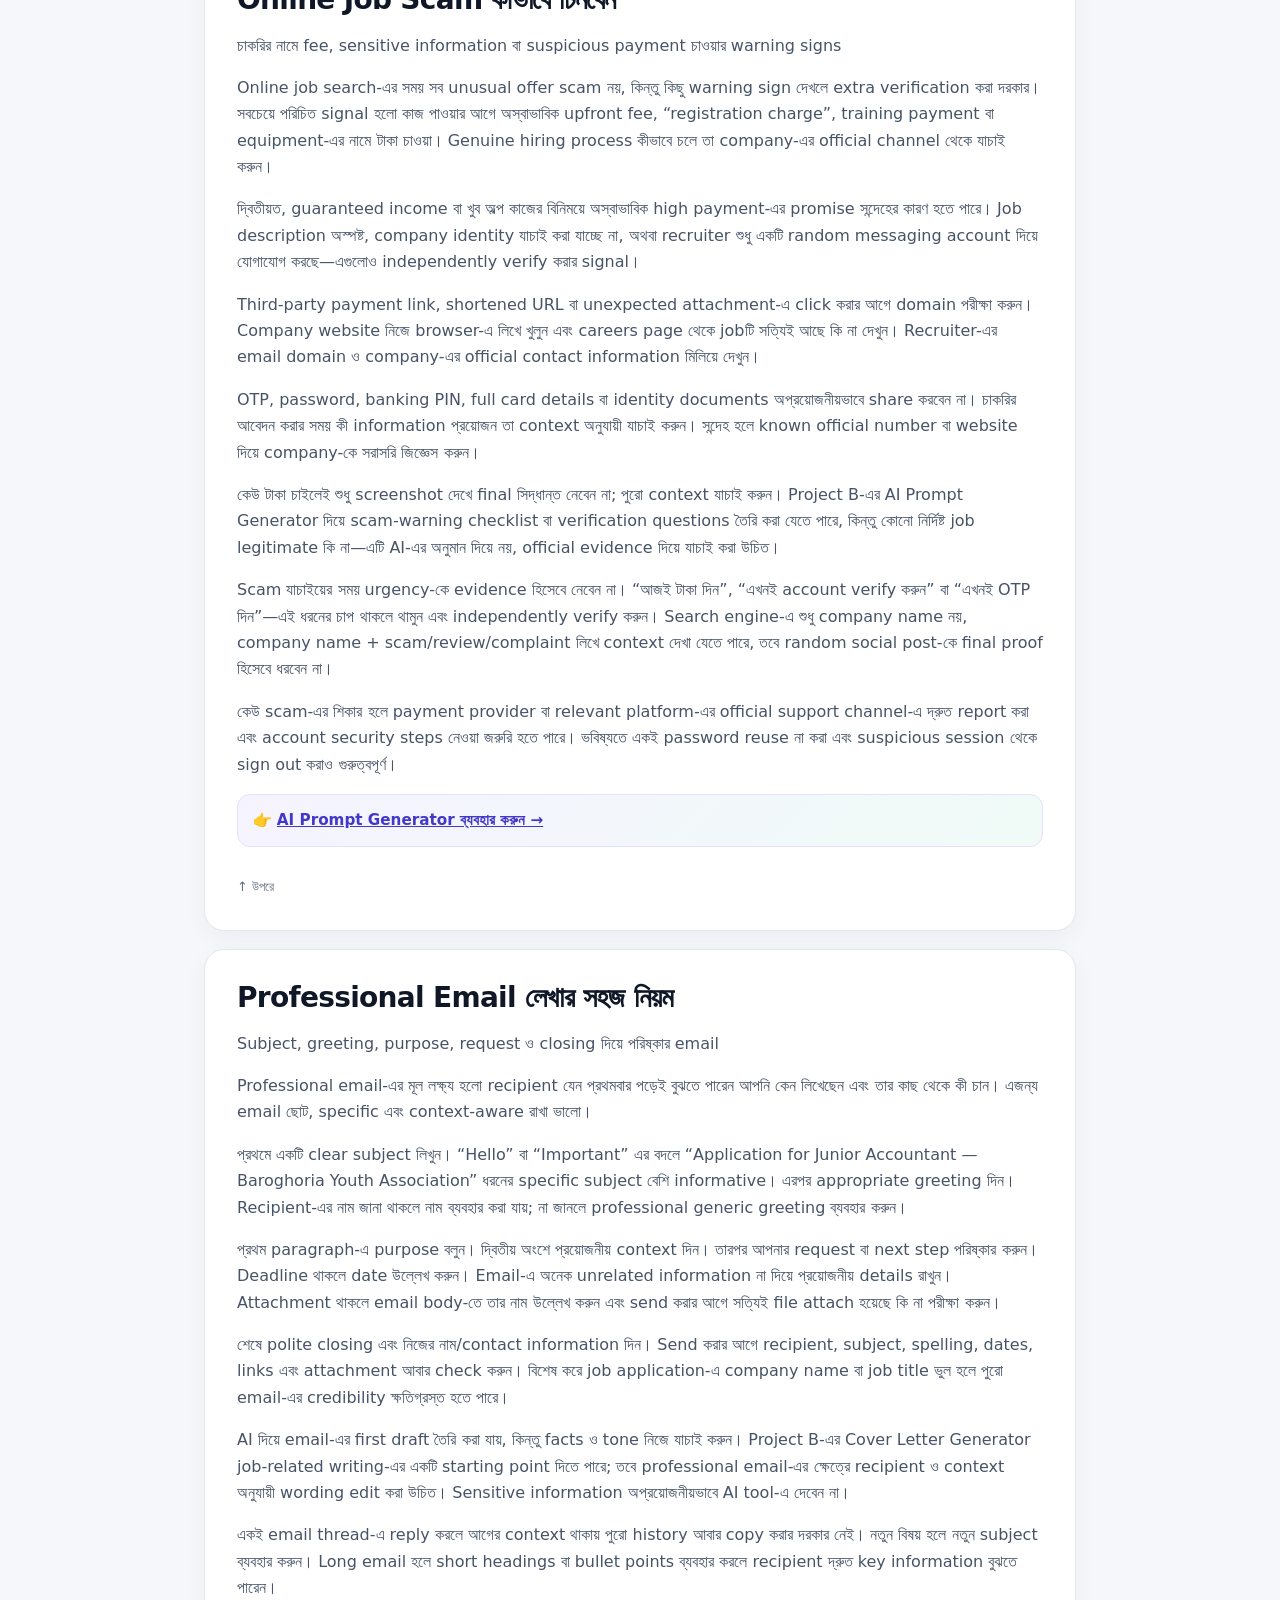
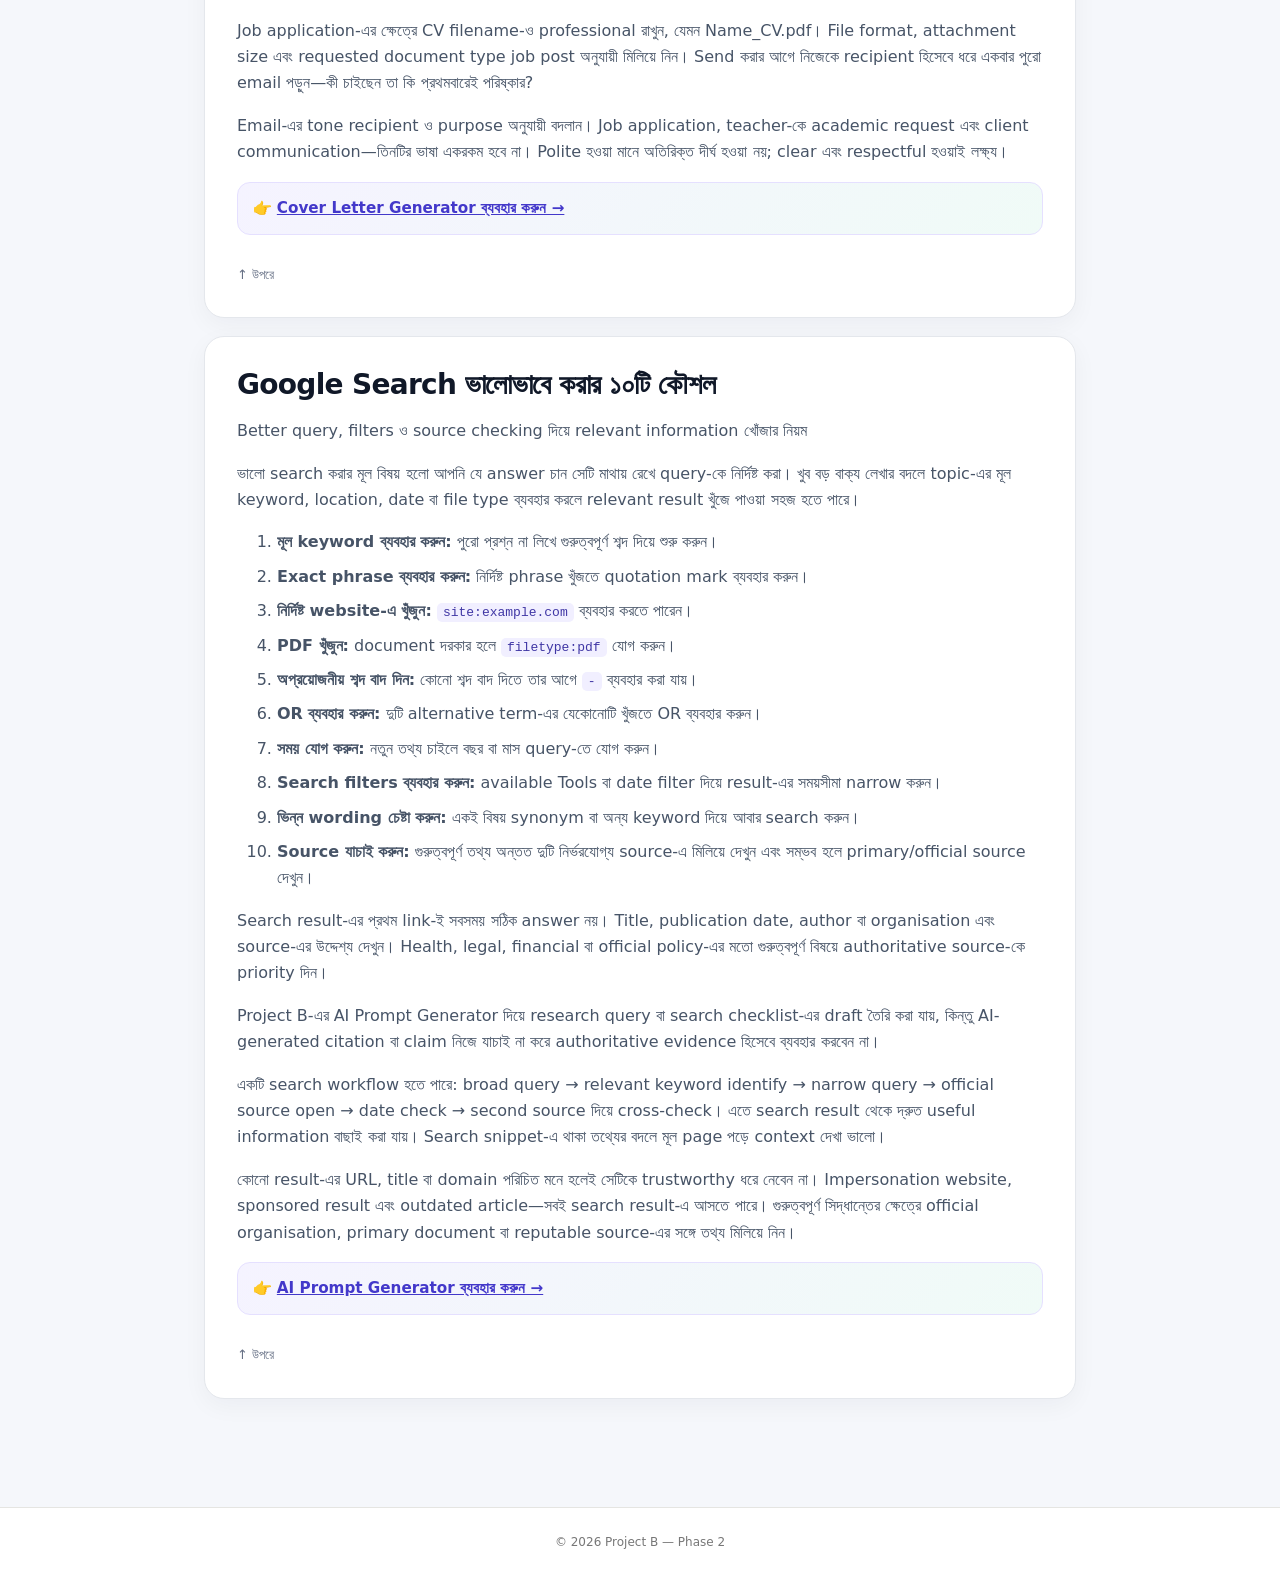
<file: guides-phase2.html>
<!doctype html>
<html lang="bn">
<head>
<meta charset="utf-8">
<meta name="viewport" content="width=device-width,initial-scale=1">
<title>Phase 2 Bangla Guides — Project B</title>
<meta name="description" content="Project B-এর practical Bangla guides: GPA, CV, job search, AI, freelancing, online safety এবং Google Search।">
<meta name="robots" content="index,follow">
<link rel="canonical" href="https://baroghoriayouthassociation-prog.github.io/project-b-site/guides-phase2.html">
<link rel="stylesheet" href="style.css">
</head>
<body id="top">
<header class="top">
<strong>Project B</strong>
<nav><a href="index.html">Home</a> · <a href="guides.html">Guides</a> · <a href="index.html#tools">Tools</a></nav>
</header>
<main class="wrap">
<div class="hero">
<p class="muted">PHASE 2 GUIDES</p>
<h1>আরও শিখুন, কাজে লাগান</h1>
<p class="muted">GPA/CGPA, CV, job search, AI, freelancing, online safety এবং search skills নিয়ে practical, beginner-friendly guides।</p>
</div>
<div class="toc"><a href="#gpa-cgpa"><strong>GPA / CGPA কীভাবে হিসাব করবেন</strong><br><small>Grade point ও credit দিয়ে weighted GPA/CGPA</small></a>
<a href="#cv-skills"><strong>CV-তে Skills কীভাবে লিখবেন</strong><br><small>Relevant skill বাছাই ও evidence দেখানোর নিয়ম</small></a>
<a href="#freshers-cv"><strong>Freshers-এর CV-তে Experience না থাকলে কী করবেন</strong><br><small>Projects ও proof of work দিয়ে CV শক্ত করা</small></a>
<a href="#job-description"><strong>Job Description কীভাবে পড়বেন</strong><br><small>Job post থেকে requirements বের করার workflow</small></a>
<a href="#ai-english-writing"><strong>AI দিয়ে English Writing Improve করার উপায়</strong><br><small>Grammar, clarity ও tone improve করার workflow</small></a>
<a href="#study-plan-ai"><strong>ChatGPT দিয়ে Study Plan বানানোর নিয়ম</strong><br><small>সময়, syllabus ও weak topic দিয়ে practical plan</small></a>
<a href="#freelance-portfolio"><strong>Freelancing-এর জন্য Portfolio কীভাবে বানাবেন</strong><br><small>Client না থাকলেও proof of work তৈরি</small></a>
<a href="#job-scam"><strong>Online Job Scam কীভাবে চিনবেন</strong><br><small>চাকরির নামে প্রতারণার warning signs</small></a>
<a href="#professional-email"><strong>Professional Email লেখার সহজ নিয়ম</strong><br><small>Subject, purpose, request ও closing</small></a>
<a href="#google-search"><strong>Google Search ভালোভাবে করার ১০টি কৌশল</strong><br><small>Better query, filters ও source checking</small></a></div>
<article id="gpa-cgpa" class="article"><h2>GPA / CGPA কীভাবে হিসাব করবেন</h2><p class="muted">Grade point ও credit দিয়ে weighted GPA/CGPA বোঝার সহজ নিয়ম</p>
<p>GPA বা CGPA বুঝতে সবচেয়ে গুরুত্বপূর্ণ বিষয় হলো grade point, credit এবং কোন grading scale ব্যবহার করা হচ্ছে তা জানা। একটি subject-এর grade point যত বেশি, সাধারণত সেই subject-এর academic contribution তত বেশি। তবে সব subject-এর credit সমান না হলে শুধু grade point যোগ করে average নেওয়া ঠিক নয়।</p>
<p>Weighted CGPA-এর সাধারণ formula হলো: <strong>মোট (grade point × credit) ÷ মোট credit</strong>। ধরুন একটি course-এর grade point 4.00 এবং credit 3, তাহলে contribution হবে 12। আরেকটি course-এর grade point 3.00 এবং credit 2 হলে contribution হবে 6। দুই course-এর মোট contribution 18 এবং মোট credit 5, তাই weighted average হবে 18 ÷ 5 = 3.60।</p>
<p>GPA এবং CGPA-এর ব্যবহারে institution অনুযায়ী পার্থক্য থাকতে পারে। কোথাও GPA একটি semester বা term-এর result বোঝায়, আর CGPA একাধিক semester বা পুরো program-এর cumulative result বোঝায়। আবার grading scale-ও 4.00, 5.00 বা অন্যভাবে হতে পারে। তাই নিজের institution-এর official grading policy-কে final reference হিসেবে ধরুন।</p>
<p>কোনো online calculator ব্যবহার করার সময় credit ও grade point সঠিকভাবে বসানো জরুরি। একটি subject-এর credit ভুল দিলে final result-এ প্রভাব পড়তে পারে। Result sheet-এ letter grade থাকলে আগে official grade-point conversion table দেখে নিন; অনুমান করে conversion করবেন না।</p>
<p>Project B-এর GPA / CGPA Calculator basic weighted calculation দ্রুত করার জন্য ব্যবহার করতে পারেন। Official academic result, transcript বা admission requirement-এর ক্ষেত্রে অবশ্যই আপনার institution-এর নিয়ম মিলিয়ে নিন।</p>
<p>একাধিক semester-এর CGPA হিসাব করার ক্ষেত্রে semester GPA-এর simple average সবসময় সঠিক নয়। যদি semesterগুলোর credit load আলাদা হয়, overall calculation-এ course-level credit বা institution-এর নির্দিষ্ট cumulative method অনুসরণ করতে হবে। তাই অন্য website-এর shortcut formula ব্যবহার করার আগে নিজের university-এর নিয়ম দেখুন।</p><p>Result planning-এর সময় শুধু CGPA নয়, কোন course-এ কত credit এবং কোন grade পেয়েছেন সেটিও দেখুন। কোনো subject repeat, improvement বা transfer credit থাকলে institution-এর policy আলাদা হতে পারে। Calculator আপনাকে arithmetic করতে সাহায্য করবে; academic policy calculator ঠিক করবে না।</p><p class="tool-link">👉 <a href="index.html#tools">GPA / CGPA Calculator ব্যবহার করুন →</a></p><a class="back" href="#top">↑ উপরে</a></article>
<article id="cv-skills" class="article"><h2>CV-তে Skills কীভাবে লিখবেন</h2><p class="muted">Relevant skill বাছাই, evidence দেখানো এবং CV-কে job-specific করার নিয়ম</p>
<p>CV-এর Skills section-এর উদ্দেশ্য শুধু অনেক software বা quality-এর নাম লেখা নয়। Recruiter যেন দ্রুত বুঝতে পারেন আপনি roleটির জন্য কোন relevant কাজ করতে পারেন—সেটিই গুরুত্বপূর্ণ। তাই job description পড়ার পর skill list তৈরি করা সবচেয়ে কার্যকর পদ্ধতি।</p>
<p>প্রথমে skills-কে দুই ভাগে ভাবুন: <strong>hard skills</strong> এবং <strong>soft skills</strong>। Hard skill হতে পারে Excel, bookkeeping, graphic design, WordPress, data analysis বা নির্দিষ্ট software। Soft skill হতে পারে communication, teamwork বা time management। তবে soft skill-এর দীর্ঘ তালিকার বদলে experience বা project-এর মাধ্যমে প্রমাণ করা যায় এমন কয়েকটি skill রাখা বেশি useful।</p>
<p>একটি job-এর জন্য CV বানালে job description-এর relevant requirementগুলো mark করুন। যেগুলো সত্যিই পারেন, সেগুলো Skills section-এ পরিষ্কারভাবে লিখুন। যদি কোনো skill-এর level উল্লেখ করেন—যেমন beginner, intermediate বা advanced—তাহলে interview-তে সেই level অনুযায়ী প্রশ্নের উত্তর দিতে প্রস্তুত থাকুন।</p>
<p>Skills-এর পাশে এমন claim দেবেন না যার evidence নেই। “Expert in everything” ধরনের wording credibility কমাতে পারে। বরং project, coursework, internship বা volunteer work-এর সঙ্গে skill-কে connect করুন। যেমন শুধু “Excel” লেখার বদলে project section-এ Excel দিয়ে কী analysis বা report করেছেন তা দেখানো যায়।</p>
<p>একই CV সব job-এ পাঠানোর বদলে role অনুযায়ী relevant skills-এর order পরিবর্তন করুন। তবে keyword বসানোর জন্য মিথ্যা skill যোগ করবেন না। Project B-এর CV Summary Generator আপনার দেওয়া তথ্যকে concise summary-তে সাজাতে সাহায্য করতে পারে; final CV-তে শুধু সত্য ও যাচাইযোগ্য তথ্য রাখুন।</p>
<p>Skills section-এর presentation-ও গুরুত্বপূর্ণ। খুব বড় paragraph না লিখে short bullet বা grouped list ব্যবহার করুন। একই skill একাধিকবার CV-এর বিভিন্ন অংশে repeat করার প্রয়োজন নেই; বরং experience বা project bullet-এ skill-এর practical use দেখান। এতে recruiter-এর কাছে skill এবং evidence-এর মধ্যে connection পরিষ্কার হয়।</p><p>Job description-এ যদি Excel, communication এবং reporting চাওয়া হয়, তাহলে শুধু “Excel, Communication, Reporting” লিখে থেমে না গিয়ে আপনার project বা work history-তে related evidence রাখুন। Entry-level candidate হলে coursework বা personal project-ও evidence হিসেবে ব্যবহার করা যায়।</p><p class="tool-link">👉 <a href="index.html#cv-summary-generator">CV Summary Generator ব্যবহার করুন →</a></p><a class="back" href="#top">↑ উপরে</a></article>
<article id="freshers-cv" class="article"><h2>Freshers-এর CV-তে Experience না থাকলে কী করবেন</h2><p class="muted">Formal job experience না থাকলেও proof of work দেখানোর practical উপায়</p>
<p>Fresh graduate বা student হলে formal job experience না থাকাই স্বাভাবিক। এর মানে CV-তে দেখানোর মতো কিছু নেই—এমন নয়। Employer সাধারণত শুধু চাকরির নাম নয়, আপনি কী কাজ করতে পারেন এবং তার evidence কী—সেটিও দেখতে চান। তাই experience না থাকলে <strong>projects, internship, volunteer work, academic work এবং relevant coursework</strong>-কে গুরুত্ব দিন।</p>
<p>প্রথমে ২–৪টি ছোট কিন্তু relevant project বেছে নিন। Project-এর নাম, আপনি কী problem solve করেছেন, কোন tools ব্যবহার করেছেন এবং কী output তৈরি করেছেন—এই চারটি বিষয় লিখুন। উদাহরণ হিসেবে “Excel project” বলার বদলে “একটি sample sales dataset পরিষ্কার করে monthly report তৈরি করেছি” বলা বেশি informative।</p>
<p>বাস্তব client না থাকলে নিজের তৈরি sample project ব্যবহার করতে পারেন। Graphic designer হলে sample poster, writer হলে sample article, data learner হলে sample dashboard, web learner হলে ছোট website দেখাতে পারেন। তবে sample project-কে paid client work বা real company result হিসেবে উপস্থাপন করবেন না।</p>
<p>Education section-এ relevant coursework, academic achievement বা competition থাকলে সেগুলোও যোগ করা যায়। Volunteer work বা student organization-এ কোনো দায়িত্ব পালন করলে সেটি measurable responsibility হিসেবে লিখুন। যেমন event registration manage করা, spreadsheet maintain করা বা social media content তৈরি করা।</p>
<p>Experience না থাকার কারণে fake job title, fake client বা বানানো revenue number ব্যবহার করবেন না। Interview-তে নিজের project নিয়ে প্রশ্ন আসবে, তাই CV-তে যা লিখবেন তা ব্যাখ্যা করতে পারা জরুরি। Project B-এর CV Summary Generator দিয়ে নিজের truthful background থেকে concise summary বানানো যেতে পারে।</p>
<p>CV-এর structure-এ freshers চাইলে Education ও Projects-কে Experience-এর আগে রাখতে পারেন। Relevant skills-এর সঙ্গে portfolio বা project link থাকলে সেটিও useful। LinkedIn বা GitHub link দিলে profile public এবং professional কি না আগে দেখে নিন।</p><p>একটি ভালো fresher CV সাধারণত নিজের strengths-কে পরিষ্কার করে, experience না থাকার বিষয়টি লুকানোর চেষ্টা করে না। লক্ষ্য হলো employer-কে বোঝানো—আপনি কী শিখেছেন, কী বানিয়েছেন এবং কোন ধরনের কাজ করার জন্য প্রস্তুত।</p><p>আপনার project যদি academic হয়, project-এর objective, আপনার contribution এবং final output লিখুন। Team project হলে নিজের কাজ আলাদা করে বলুন। এতে recruiter বুঝতে পারবেন আপনি শুধু team-এর নাম ব্যবহার করছেন নাকি সত্যিই কাজটি করেছেন।</p><p class="tool-link">👉 <a href="index.html#cv-summary-generator">CV Summary Generator ব্যবহার করুন →</a></p><a class="back" href="#top">↑ উপরে</a></article>
<article id="job-description" class="article"><h2>Job Description কীভাবে পড়বেন</h2><p class="muted">Job post থেকে requirements বের করে CV ও preparation plan তৈরি করার workflow</p>
<p>Job Description বা JD শুধু চাকরির দায়িত্বের তালিকা নয়; এটি employer কী ধরনের candidate খুঁজছে তার একটি practical signal। JD পড়ার সময় পুরো paragraph একবারে মুখস্থ করার চেষ্টা না করে information-কে কয়েকটি category-তে ভাগ করুন।</p>
<p>প্রথমে <strong>Responsibilities</strong> দেখুন। এখানে প্রতিদিন বা নিয়মিত কী ধরনের কাজ করতে হবে তা বোঝা যায়। এরপর <strong>Required qualifications এবং skills</strong> আলাদা করুন। তারপর Preferred বা nice-to-have skills দেখুন। Experience, education, location, work arrangement এবং application instructions-ও আলাদাভাবে note করুন।</p>
<p>এরপর নিজের একটি gap list তৈরি করুন: কোন requirement আপনার আছে, কোনটি আংশিক আছে এবং কোনটি এখনো শেখা হয়নি। সব requirement না থাকলেও application করা সম্ভব হতে পারে, বিশেষ করে entry-level role-এ; তবে mandatory qualification থাকলে সেটি গুরুত্ব দিয়ে দেখুন।</p>
<p>CV customise করার সময় JD থেকে relevant keywords naturalভাবে ব্যবহার করতে পারেন, যদি সেগুলো আপনার সত্যিকারের skill বা experience-এর সঙ্গে মেলে। Keyword শুধু copy-paste করলে হবে না—যেখানে সম্ভব project বা experience-এর evidence দিন। Cover letter-এও role-specific motivation ও relevant evidence রাখা যায়।</p>
<p>AI দিয়ে JD analyse করা যেতে পারে, কিন্তু AI-এর output blindly বিশ্বাস করবেন না। Company name, job title, salary claim, deadline এবং application link official source থেকে যাচাই করুন। Project B-এর CV Summary Generator ব্যবহার করলে JD-এর সঙ্গে মিল রেখে truthful summary তৈরি করার একটি starting point পাওয়া যাবে।</p>
<p>JD analyse করার একটি সহজ table বানাতে পারেন: Requirement | আমার evidence | Gap | Next action। এতে application-এর আগে বাস্তব picture পাওয়া যায়। “Must have” এবং “preferred” requirement আলাদা করলে অপ্রয়োজনীয়ভাবে নিজেকে বাদ দেওয়ার সম্ভাবনাও কমে।</p><p>শেষে application deadline, location এবং employment type আবার check করুন। পুরোনো বা reposted job হলে deadline বদলাতে পারে। Official career page এবং original job posting-এর information-কে priority দিন।</p><p>JD-এর ভাষা বুঝতে না পারলে unfamiliar term-এর definition official documentation বা reputable source থেকে দেখুন। Requirement বুঝে তারপর CV বা learning plan adjust করুন; শুধু keyword match করার জন্য skill list ফুলিয়ে ফেলবেন না।</p><p class="tool-link">👉 <a href="index.html#cv-summary-generator">CV Summary Generator ব্যবহার করুন →</a></p><a class="back" href="#top">↑ উপরে</a></article>
<article id="ai-english-writing" class="article"><h2>AI দিয়ে English Writing Improve করার উপায়</h2><p class="muted">নিজের draft রেখে grammar, clarity ও tone উন্নত করার practical workflow</p>
<p>English writing improve করার সময় AI-কে পুরো লেখাটি নিজের হয়ে লিখে দিতে বলার চেয়ে নিজের draft-এর editor হিসেবে ব্যবহার করা বেশি useful। এতে আপনার মূল meaning ও voice থাকে, আর AI grammar, clarity, structure বা tone নিয়ে feedback দিতে পারে।</p>
<p>প্রথমে নিজের draft লিখুন। তারপর একটি নির্দিষ্ট instruction দিন—যেমন grammar ঠিক করা, unnecessary repetition কমানো, sentence সহজ করা বা professional tone করা। “Make it better” ধরনের vague prompt-এর বদলে কী পরিবর্তন চান তা স্পষ্ট করলে output সাধারণত বেশি consistent হয়।</p>
<p>উদাহরণ হিসেবে বলতে পারেন: “এই email-এর meaning ও facts unchanged রেখে grammar ঠিক করো, sentence ছোট করো এবং professional কিন্তু natural tone রাখো।” এরপর AI-এর edited version-এর সঙ্গে নিজের original draft তুলনা করুন। যে পরিবর্তন বুঝতে পারছেন না, সেটি কেন করা হয়েছে জিজ্ঞেস করুন। এতে editing-এর পাশাপাশি শেখাও হবে।</p>
<p>Job application, academic writing বা professional email-এ বিশেষ সতর্ক থাকুন। AI যেন আপনার qualification, experience, publication, score বা achievement বানিয়ে না দেয়। Grammar ঠিক করা এবং তথ্য বানানো এক বিষয় নয়। Sensitive personal information বা confidential document অপ্রয়োজনীয়ভাবে কোনো AI service-এ upload করাও এড়িয়ে চলুন।</p>
<p>শেষ ধাপে নিজে proofread করুন। Names, dates, numbers, URLs, attachment references এবং intended meaning মিলিয়ে দেখুন। Project B-এর AI Prompt Generator দিয়ে editing-এর জন্য reusable prompt বানাতে পারেন, তারপর প্রতিটি লেখার context অনুযায়ী prompt adjust করুন।</p>
<p>Writing শেখার জন্য AI-কে শুধু correction machine হিসেবে নয়, tutor হিসেবেও ব্যবহার করতে পারেন। আপনি কেন একটি sentence ভুল লিখেছেন, কোন grammar rule প্রযোজ্য এবং আরও natural alternative কী—এসব ব্যাখ্যা চাইতে পারেন। তবে সব suggestion blindly accept না করে context অনুযায়ী বেছে নিন।</p><p>একটি useful routine হলো: draft → AI feedback → নিজের correction → final proofread। নিয়মিত এই cycle করলে আপনি কোন ভুল বারবার করছেন তা বুঝতে পারবেন এবং ধীরে ধীরে AI-এর ওপর নির্ভরতা কমিয়ে নিজের writing skill বাড়াতে পারবেন।</p><p>একই লেখার জন্য grammar correction, tone adjustment এবং final shortening—এই কাজগুলো আলাদা prompt-এ করলে পরিবর্তন নিয়ন্ত্রণ করা সহজ হয়। Academic বা professional writing হলে required style guide থাকলে সেটিও prompt-এ উল্লেখ করুন।</p><p class="tool-link">👉 <a href="index.html#prompt-generator">AI Prompt Generator ব্যবহার করুন →</a></p><a class="back" href="#top">↑ উপরে</a></article>
<article id="study-plan-ai" class="article"><h2>ChatGPT দিয়ে Study Plan বানানোর নিয়ম</h2><p class="muted">সময়, exam date, syllabus ও weak topic দিয়ে বাস্তবসম্মত plan তৈরি</p>
<p>ChatGPT দিয়ে study plan বানানোর সবচেয়ে ভালো উপায় হলো শুধু “আমার জন্য একটা routine বানাও” না বলে নিজের বাস্তব constraints দেওয়া। Subject, exam date, available study time, weak topics, strong topics এবং weekly commitments জানালে AI একটি usable draft তৈরি করতে পারে।</p>
<p>প্রথমে syllabus-কে ছোট topic বা chapter-এ ভাগ করুন। এরপর exam date থেকে উল্টো দিকে planning করুন। কঠিন topic আগে রাখুন এবং revision-এর জন্য আলাদা সময় রাখুন। প্রতিদিন কত ঘণ্টা পড়বেন সেটিও বাস্তবসম্মত রাখুন; এমন routine বানিয়ে লাভ নেই যা দুই দিন পরেই follow করা অসম্ভব।</p>
<p>AI-কে বলতে পারেন: “আমার ৩০ দিন সময় আছে, প্রতিদিন ২ ঘণ্টা পড়তে পারি, Mathematics-এ দুর্বল এবং সপ্তাহে একদিন ব্যস্ত থাকি। সপ্তাহভিত্তিক study plan দাও। প্রতি সপ্তাহে revision ও practice test রাখো।” এরপর plan দেখে আপনার বাস্তব schedule অনুযায়ী পরিবর্তন করুন।</p>
<p>শুধু reading নয়—active recall, practice question, self-test এবং revision রাখুন। বড় chapter শেষ করার বদলে ছোট measurable task দিন, যেমন ২০টি problem solve, একটি chapter summary লেখা বা ৩০ মিনিটের mock test। প্রতিদিনের শেষে কী হয়েছে তা দেখে পরের দিনের plan adjust করুন।</p>
<p>AI-generated plan কোনো শিক্ষক বা institution-এর official syllabus-এর replacement নয়। Exam-এর syllabus, marking scheme ও deadline official source থেকে যাচাই করুন। Project B-এর AI Prompt Generator ব্যবহার করে study-planning prompt তৈরি করা যায়, তবে final routine আপনার বাস্তব সময় ও learning pace অনুযায়ী ঠিক করুন।</p>
<p>Study plan-এ buffer time রাখুন। কোনো দিন অসুস্থতা, travel বা unexpected কাজ হলে পুরো routine ভেঙে যাওয়ার বদলে buffer দিয়ে পিছিয়ে যাওয়া কাজ recover করা যায়। সপ্তাহের শেষে ১৫–২০ মিনিট review করে দেখুন কোন topic শেষ হয়েছে এবং কোনটি পিছিয়েছে।</p><p>Plan-কে static document হিসেবে না দেখে feedback loop হিসেবে ব্যবহার করুন। Practice test-এ দুর্বলতা দেখা গেলে পরের সপ্তাহে সেই topic-এর সময় বাড়ান। একইভাবে কোনো chapter দ্রুত শেষ হলে তার সময় অন্য difficult topic-এ সরিয়ে দিতে পারেন।</p><p>প্রতিটি study session-এর লক্ষ্য measurable করুন। “Math পড়ব” এর বদলে “Algebra-এর ১৫টি problem solve করব” বা “Chapter 2-এর summary লিখব” বললে progress মাপা সহজ হয়। এই ছোট লক্ষ্যগুলোই বড় exam preparation-কে manageable করে।</p><p class="tool-link">👉 <a href="index.html#prompt-generator">AI Prompt Generator ব্যবহার করুন →</a></p><a class="back" href="#top">↑ উপরে</a></article>
<article id="freelance-portfolio" class="article"><h2>Freelancing-এর জন্য Portfolio কীভাবে বানাবেন</h2><p class="muted">Client না থাকলেও proof of work দেখানোর practical portfolio</p>
<p>Freelancing portfolio-এর কাজ হলো আপনি কী service দিতে পারেন তার evidence দেখানো। Client না থাকলেও portfolio বানানো সম্ভব। এজন্য fake client বা fake result তৈরি করার প্রয়োজন নেই; বরং clearly labelled sample project তৈরি করুন।</p>
<p>প্রথমে একটি নির্দিষ্ট service বেছে নিন। যেমন social media design, content writing, video editing, WordPress setup বা data entry। তারপর ওই service-এর জন্য ৩–৫টি sample তৈরি করুন। প্রতিটি sample-এ শুধু final output না দেখিয়ে ছোট context দিন: brief কী ছিল, আপনি কী approach নিয়েছেন, কোন tools ব্যবহার করেছেন এবং final deliverable কী।</p>
<p>Portfolio-তে variety থাকলেও niche পরিষ্কার রাখা ভালো। একজন potential client যেন কয়েক সেকেন্ডে বুঝতে পারেন আপনি কোন কাজের জন্য useful। নিজের best samples আগে রাখুন। Low-quality অনেক sample-এর চেয়ে কয়েকটি পরিষ্কার, relevant sample বেশি কার্যকর হতে পারে।</p>
<p>Client work হলে permission ও confidentiality rules মানুন। Confidential file public portfolio-তে দেবেন না। Sample work হলে “Sample Project” বা “Practice Project” লিখুন। Fake testimonial, fake client logo বা বানানো performance result ব্যবহার করবেন না। এগুলো short-term attractive হলেও credibility-এর সমস্যা তৈরি করতে পারে।</p>
<p>Portfolio link-এর সঙ্গে একটি concise service description এবং contact method রাখুন। Project B-এর AI Prompt Generator দিয়ে sample brief, project description বা portfolio copy-এর draft তৈরি করা যেতে পারে। তবে final portfolio-তে আপনার আসল কাজ এবং truthful information-ই দেখান।</p>
<p>Portfolio platform বেছে নেওয়ার সময় শুরুতেই expensive website প্রয়োজন নেই। একটি পরিষ্কার public page, document বা profile দিয়েও শুরু করা যায়। প্রতিটি sample-এর title, service type, tools এবং final result clearly label করুন। Contact করার সহজ উপায় রাখুন, কিন্তু personal information অপ্রয়োজনীয়ভাবে প্রকাশ করবেন না।</p><p>Portfolio-এর সঙ্গে proposal writing practice করুন। Client-এর problem বুঝে relevant sample দেখানো generic “আমি সব কাজ পারি” message-এর চেয়ে বেশি useful। কয়েক সপ্তাহ পর কোন sample বেশি attention পাচ্ছে তা দেখে service focus আরও narrow করা যেতে পারে।</p><p>Portfolio-তে শুধু polished final image নয়, প্রয়োজন হলে before/after বা process-এর সংক্ষিপ্ত অংশ দেখাতে পারেন। এতে আপনার thinking process বোঝা যায়। তবে কোনো third-party asset বা copyrighted material ব্যবহার করলে licence ও permission-এর বিষয়টি মানুন।</p><p class="tool-link">👉 <a href="index.html#prompt-generator">AI Prompt Generator ব্যবহার করুন →</a></p><a class="back" href="#top">↑ উপরে</a></article>
<article id="job-scam" class="article"><h2>Online Job Scam কীভাবে চিনবেন</h2><p class="muted">চাকরির নামে fee, sensitive information বা suspicious payment চাওয়ার warning signs</p>
<p>Online job search-এর সময় সব unusual offer scam নয়, কিন্তু কিছু warning sign দেখলে extra verification করা দরকার। সবচেয়ে পরিচিত signal হলো কাজ পাওয়ার আগে অস্বাভাবিক upfront fee, “registration charge”, training payment বা equipment-এর নামে টাকা চাওয়া। Genuine hiring process কীভাবে চলে তা company-এর official channel থেকে যাচাই করুন।</p>
<p>দ্বিতীয়ত, guaranteed income বা খুব অল্প কাজের বিনিময়ে অস্বাভাবিক high payment-এর promise সন্দেহের কারণ হতে পারে। Job description অস্পষ্ট, company identity যাচাই করা যাচ্ছে না, অথবা recruiter শুধু একটি random messaging account দিয়ে যোগাযোগ করছে—এগুলোও independently verify করার signal।</p>
<p>Third-party payment link, shortened URL বা unexpected attachment-এ click করার আগে domain পরীক্ষা করুন। Company website নিজে browser-এ লিখে খুলুন এবং careers page থেকে jobটি সত্যিই আছে কি না দেখুন। Recruiter-এর email domain ও company-এর official contact information মিলিয়ে দেখুন।</p>
<p>OTP, password, banking PIN, full card details বা identity documents অপ্রয়োজনীয়ভাবে share করবেন না। চাকরির আবেদন করার সময় কী information প্রয়োজন তা context অনুযায়ী যাচাই করুন। সন্দেহ হলে known official number বা website দিয়ে company-কে সরাসরি জিজ্ঞেস করুন।</p>
<p>কেউ টাকা চাইলেই শুধু screenshot দেখে final সিদ্ধান্ত নেবেন না; পুরো context যাচাই করুন। Project B-এর AI Prompt Generator দিয়ে scam-warning checklist বা verification questions তৈরি করা যেতে পারে, কিন্তু কোনো নির্দিষ্ট job legitimate কি না—এটি AI-এর অনুমান দিয়ে নয়, official evidence দিয়ে যাচাই করা উচিত।</p>
<p>Scam যাচাইয়ের সময় urgency-কে evidence হিসেবে নেবেন না। “আজই টাকা দিন”, “এখনই account verify করুন” বা “এখনই OTP দিন”—এই ধরনের চাপ থাকলে থামুন এবং independently verify করুন। Search engine-এ শুধু company name নয়, company name + scam/review/complaint লিখে context দেখা যেতে পারে, তবে random social post-কে final proof হিসেবে ধরবেন না।</p><p>কেউ scam-এর শিকার হলে payment provider বা relevant platform-এর official support channel-এ দ্রুত report করা এবং account security steps নেওয়া জরুরি হতে পারে। ভবিষ্যতে একই password reuse না করা এবং suspicious session থেকে sign out করাও গুরুত্বপূর্ণ।</p><p class="tool-link">👉 <a href="index.html#prompt-generator">AI Prompt Generator ব্যবহার করুন →</a></p><a class="back" href="#top">↑ উপরে</a></article>
<article id="professional-email" class="article"><h2>Professional Email লেখার সহজ নিয়ম</h2><p class="muted">Subject, greeting, purpose, request ও closing দিয়ে পরিষ্কার email</p>
<p>Professional email-এর মূল লক্ষ্য হলো recipient যেন প্রথমবার পড়েই বুঝতে পারেন আপনি কেন লিখেছেন এবং তার কাছ থেকে কী চান। এজন্য email ছোট, specific এবং context-aware রাখা ভালো।</p>
<p>প্রথমে একটি clear subject লিখুন। “Hello” বা “Important” এর বদলে “Application for Junior Accountant — Baroghoria Youth Association” ধরনের specific subject বেশি informative। এরপর appropriate greeting দিন। Recipient-এর নাম জানা থাকলে নাম ব্যবহার করা যায়; না জানলে professional generic greeting ব্যবহার করুন।</p>
<p>প্রথম paragraph-এ purpose বলুন। দ্বিতীয় অংশে প্রয়োজনীয় context দিন। তারপর আপনার request বা next step পরিষ্কার করুন। Deadline থাকলে date উল্লেখ করুন। Email-এ অনেক unrelated information না দিয়ে প্রয়োজনীয় details রাখুন। Attachment থাকলে email body-তে তার নাম উল্লেখ করুন এবং send করার আগে সত্যিই file attach হয়েছে কি না পরীক্ষা করুন।</p>
<p>শেষে polite closing এবং নিজের নাম/contact information দিন। Send করার আগে recipient, subject, spelling, dates, links এবং attachment আবার check করুন। বিশেষ করে job application-এ company name বা job title ভুল হলে পুরো email-এর credibility ক্ষতিগ্রস্ত হতে পারে।</p>
<p>AI দিয়ে email-এর first draft তৈরি করা যায়, কিন্তু facts ও tone নিজে যাচাই করুন। Project B-এর Cover Letter Generator job-related writing-এর একটি starting point দিতে পারে; তবে professional email-এর ক্ষেত্রে recipient ও context অনুযায়ী wording edit করা উচিত। Sensitive information অপ্রয়োজনীয়ভাবে AI tool-এ দেবেন না।</p>
<p>একই email thread-এ reply করলে আগের context থাকায় পুরো history আবার copy করার দরকার নেই। নতুন বিষয় হলে নতুন subject ব্যবহার করুন। Long email হলে short headings বা bullet points ব্যবহার করলে recipient দ্রুত key information বুঝতে পারেন।</p><p>Job application-এর ক্ষেত্রে CV filename-ও professional রাখুন, যেমন Name_CV.pdf। File format, attachment size এবং requested document type job post অনুযায়ী মিলিয়ে নিন। Send করার আগে নিজেকে recipient হিসেবে ধরে একবার পুরো email পড়ুন—কী চাইছেন তা কি প্রথমবারেই পরিষ্কার?</p><p>Email-এর tone recipient ও purpose অনুযায়ী বদলান। Job application, teacher-কে academic request এবং client communication—তিনটির ভাষা একরকম হবে না। Polite হওয়া মানে অতিরিক্ত দীর্ঘ হওয়া নয়; clear এবং respectful হওয়াই লক্ষ্য।</p><p class="tool-link">👉 <a href="index.html#cover-letter-generator">Cover Letter Generator ব্যবহার করুন →</a></p><a class="back" href="#top">↑ উপরে</a></article>
<article id="google-search" class="article"><h2>Google Search ভালোভাবে করার ১০টি কৌশল</h2><p class="muted">Better query, filters ও source checking দিয়ে relevant information খোঁজার নিয়ম</p>
<p>ভালো search করার মূল বিষয় হলো আপনি যে answer চান সেটি মাথায় রেখে query-কে নির্দিষ্ট করা। খুব বড় বাক্য লেখার বদলে topic-এর মূল keyword, location, date বা file type ব্যবহার করলে relevant result খুঁজে পাওয়া সহজ হতে পারে।</p>
<ol>
<li><strong>মূল keyword ব্যবহার করুন:</strong> পুরো প্রশ্ন না লিখে গুরুত্বপূর্ণ শব্দ দিয়ে শুরু করুন।</li>
<li><strong>Exact phrase ব্যবহার করুন:</strong> নির্দিষ্ট phrase খুঁজতে quotation mark ব্যবহার করুন।</li>
<li><strong>নির্দিষ্ট website-এ খুঁজুন:</strong> <code>site:example.com</code> ব্যবহার করতে পারেন।</li>
<li><strong>PDF খুঁজুন:</strong> document দরকার হলে <code>filetype:pdf</code> যোগ করুন।</li>
<li><strong>অপ্রয়োজনীয় শব্দ বাদ দিন:</strong> কোনো শব্দ বাদ দিতে তার আগে <code>-</code> ব্যবহার করা যায়।</li>
<li><strong>OR ব্যবহার করুন:</strong> দুটি alternative term-এর যেকোনোটি খুঁজতে OR ব্যবহার করুন।</li>
<li><strong>সময় যোগ করুন:</strong> নতুন তথ্য চাইলে বছর বা মাস query-তে যোগ করুন।</li>
<li><strong>Search filters ব্যবহার করুন:</strong> available Tools বা date filter দিয়ে result-এর সময়সীমা narrow করুন।</li>
<li><strong>ভিন্ন wording চেষ্টা করুন:</strong> একই বিষয় synonym বা অন্য keyword দিয়ে আবার search করুন।</li>
<li><strong>Source যাচাই করুন:</strong> গুরুত্বপূর্ণ তথ্য অন্তত দুটি নির্ভরযোগ্য source-এ মিলিয়ে দেখুন এবং সম্ভব হলে primary/official source দেখুন।</li>
</ol>
<p>Search result-এর প্রথম link-ই সবসময় সঠিক answer নয়। Title, publication date, author বা organisation এবং source-এর উদ্দেশ্য দেখুন। Health, legal, financial বা official policy-এর মতো গুরুত্বপূর্ণ বিষয়ে authoritative source-কে priority দিন।</p>
<p>Project B-এর AI Prompt Generator দিয়ে research query বা search checklist-এর draft তৈরি করা যায়, কিন্তু AI-generated citation বা claim নিজে যাচাই না করে authoritative evidence হিসেবে ব্যবহার করবেন না।</p>
<p>একটি search workflow হতে পারে: broad query → relevant keyword identify → narrow query → official source open → date check → second source দিয়ে cross-check। এতে search result থেকে দ্রুত useful information বাছাই করা যায়। Search snippet-এ থাকা তথ্যের বদলে মূল page পড়ে context দেখা ভালো।</p><p>কোনো result-এর URL, title বা domain পরিচিত মনে হলেই সেটিকে trustworthy ধরে নেবেন না। Impersonation website, sponsored result এবং outdated article—সবই search result-এ আসতে পারে। গুরুত্বপূর্ণ সিদ্ধান্তের ক্ষেত্রে official organisation, primary document বা reputable source-এর সঙ্গে তথ্য মিলিয়ে নিন।</p><p class="tool-link">👉 <a href="index.html#prompt-generator">AI Prompt Generator ব্যবহার করুন →</a></p><a class="back" href="#top">↑ উপরে</a></article>

</main>
<footer style="border-top:1px solid #e5e5e2;padding:25px 5%;color:#777;font-size:12px">© 2026 Project B — Phase 2</footer>
</body>
</html>
</file>
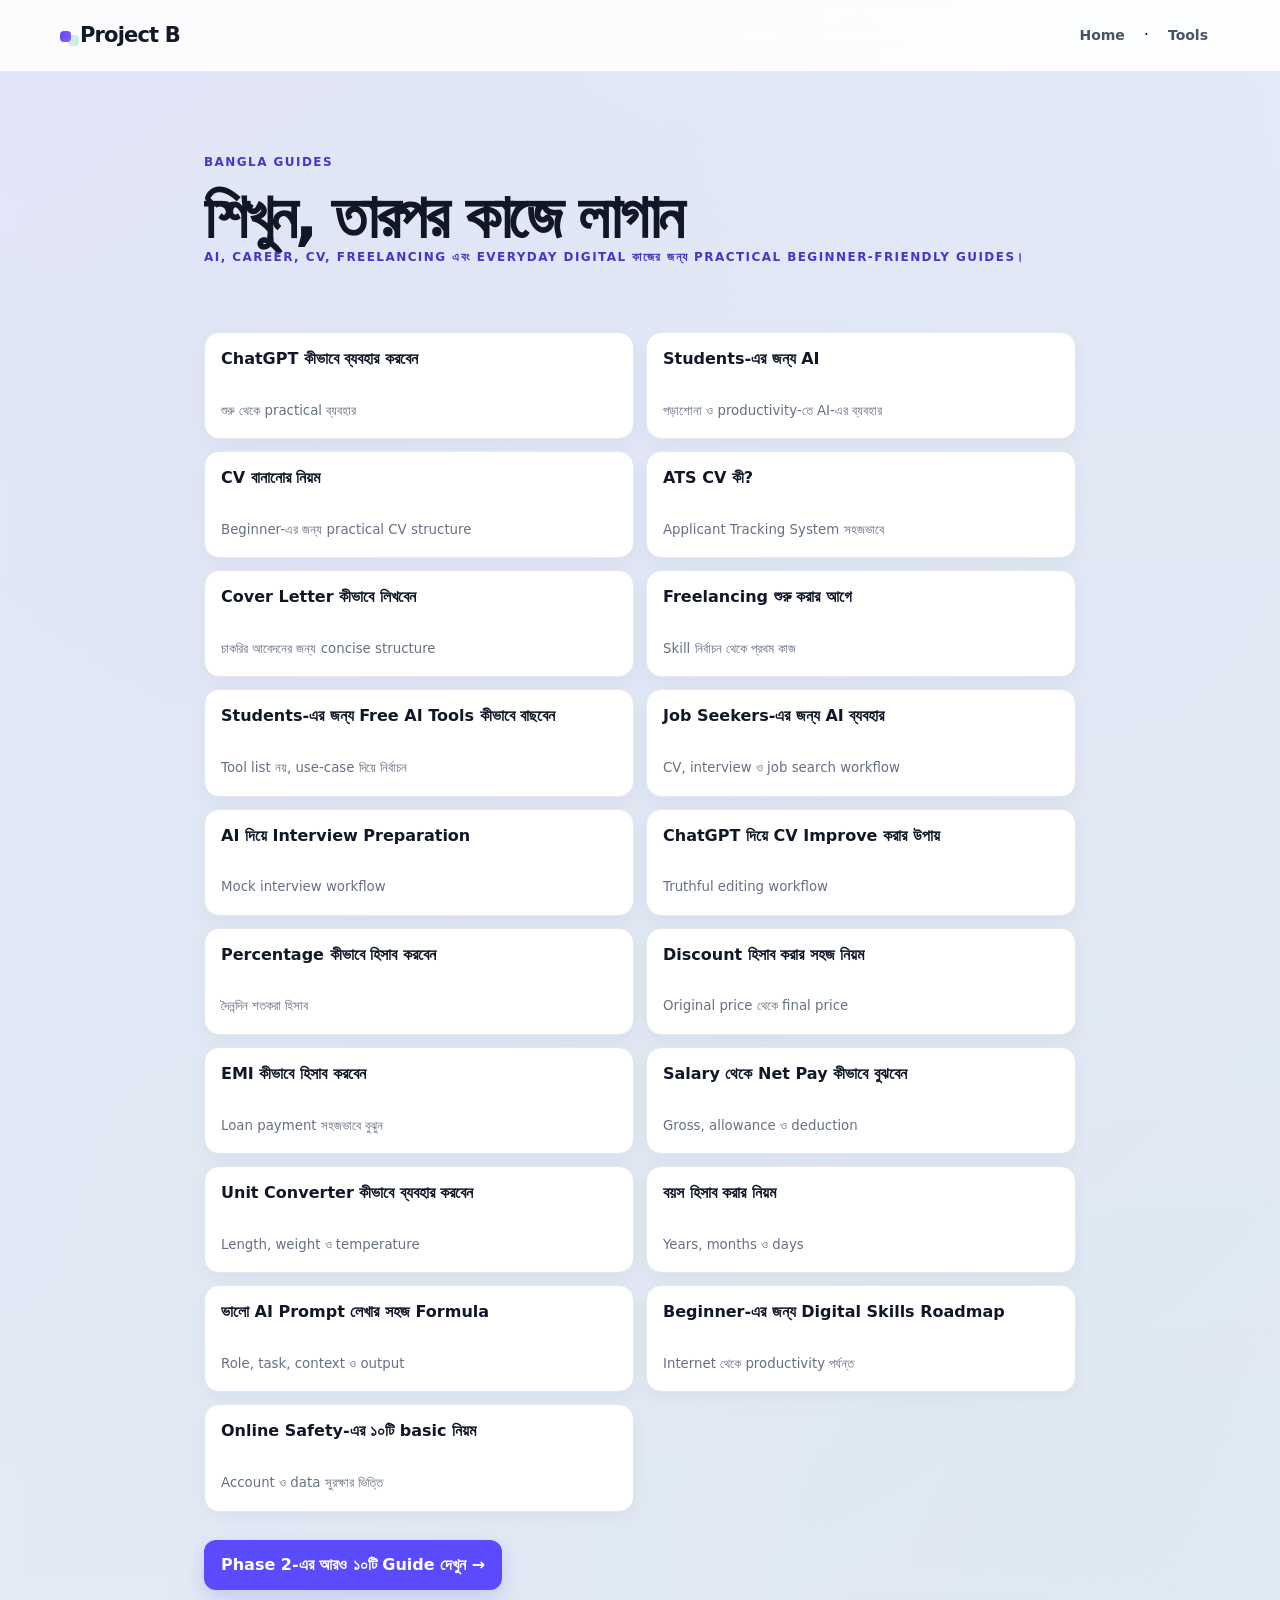
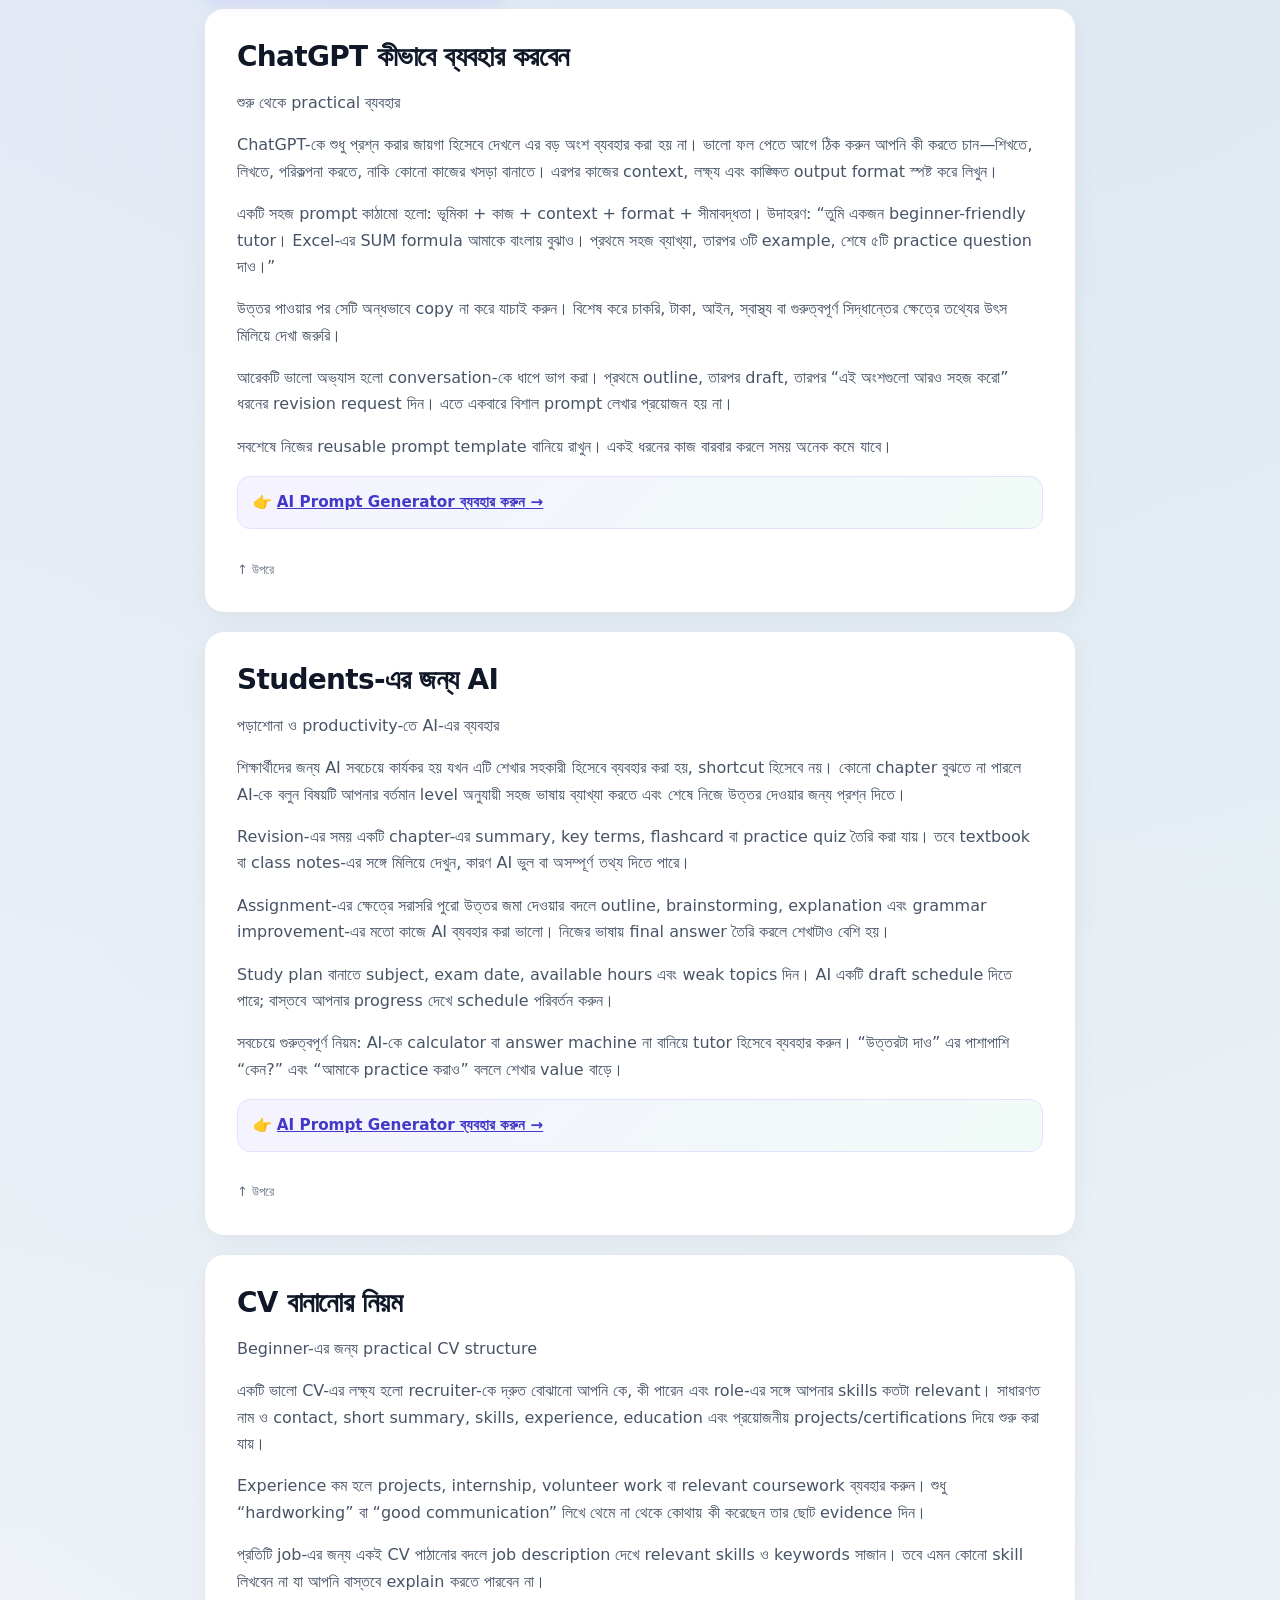
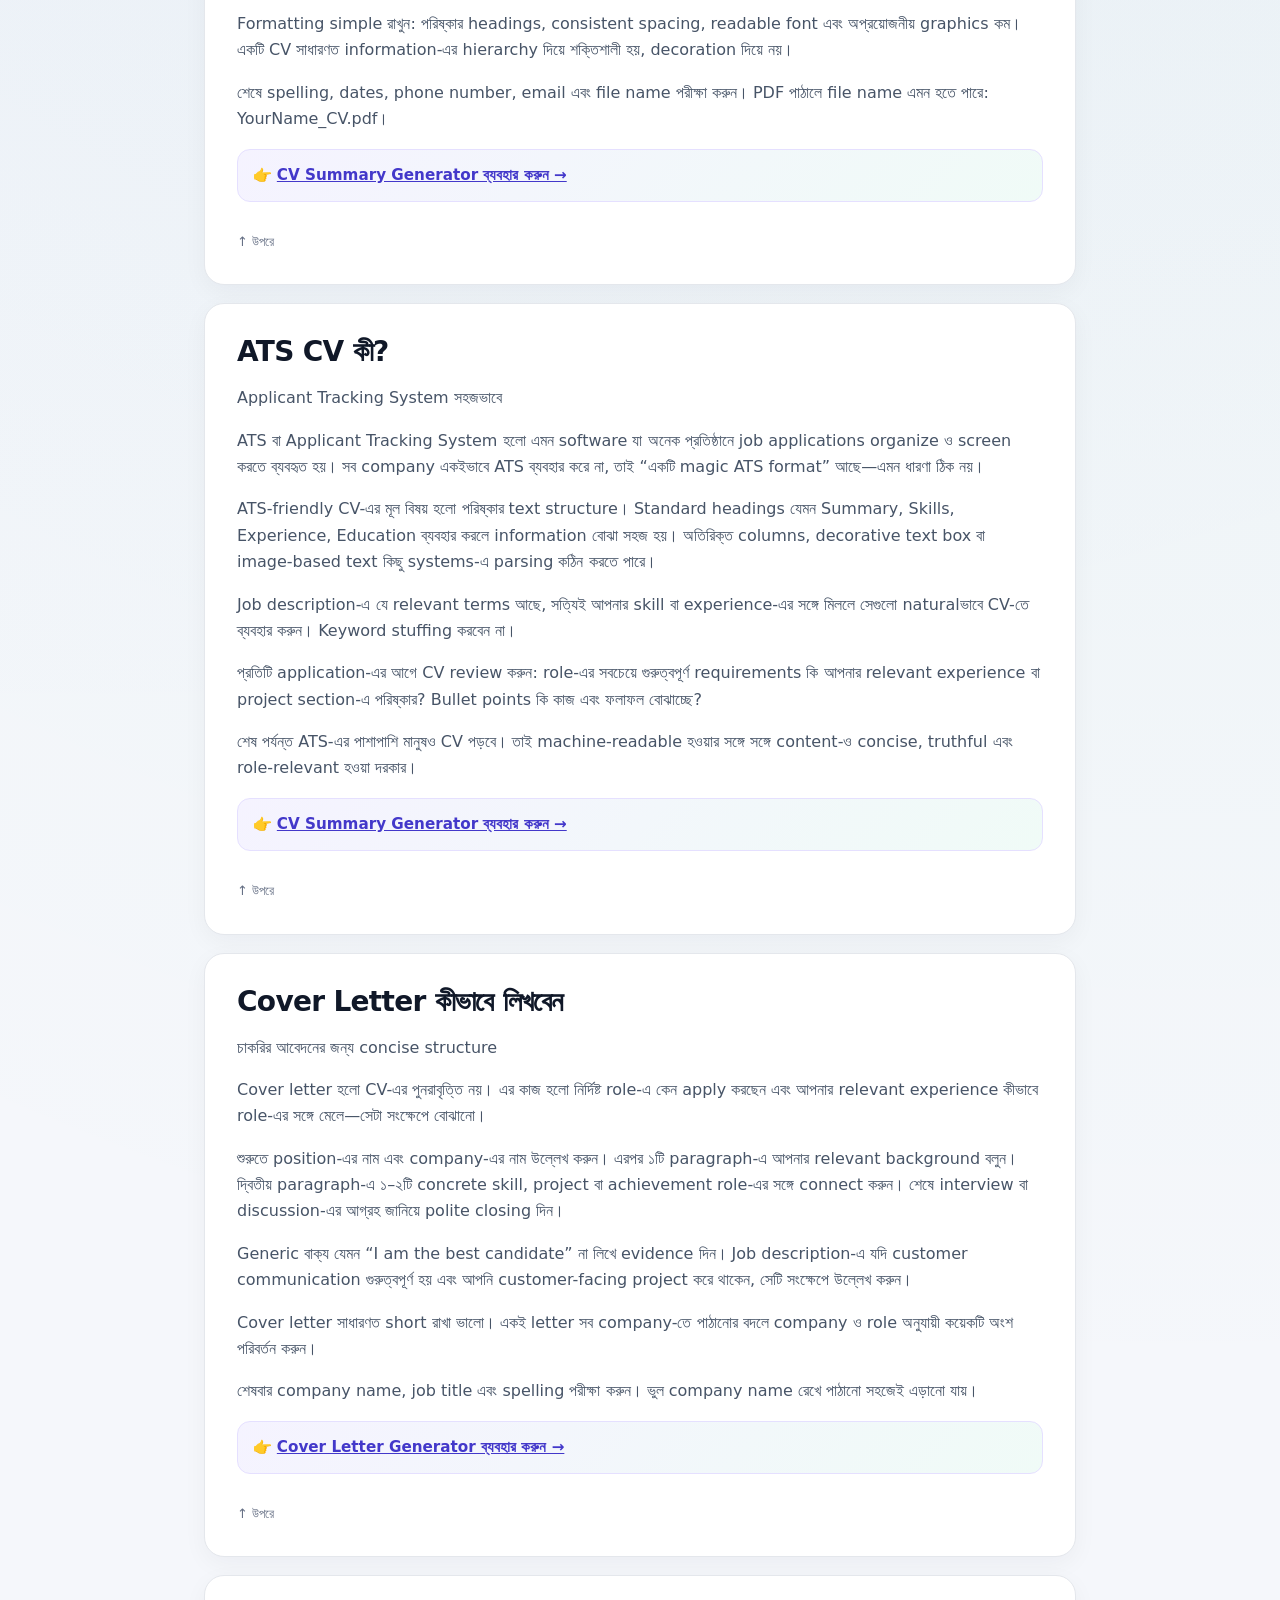
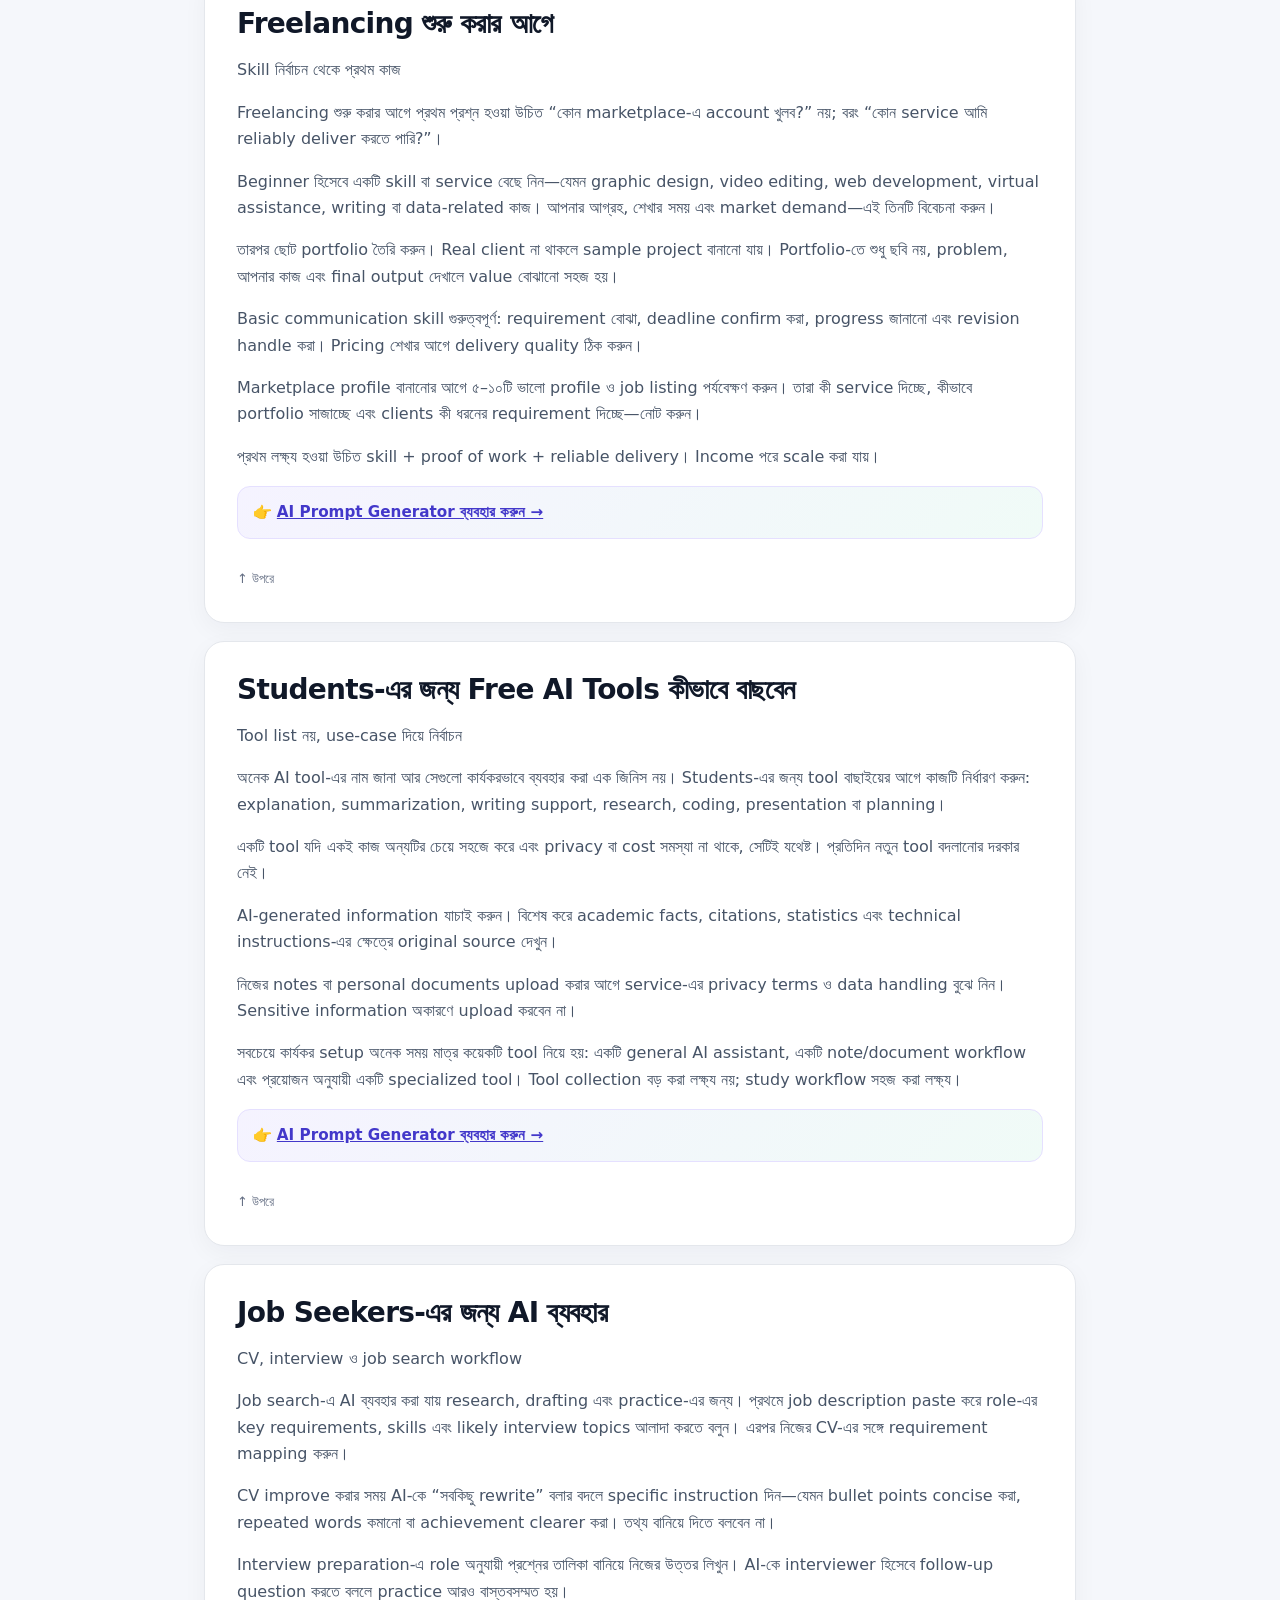
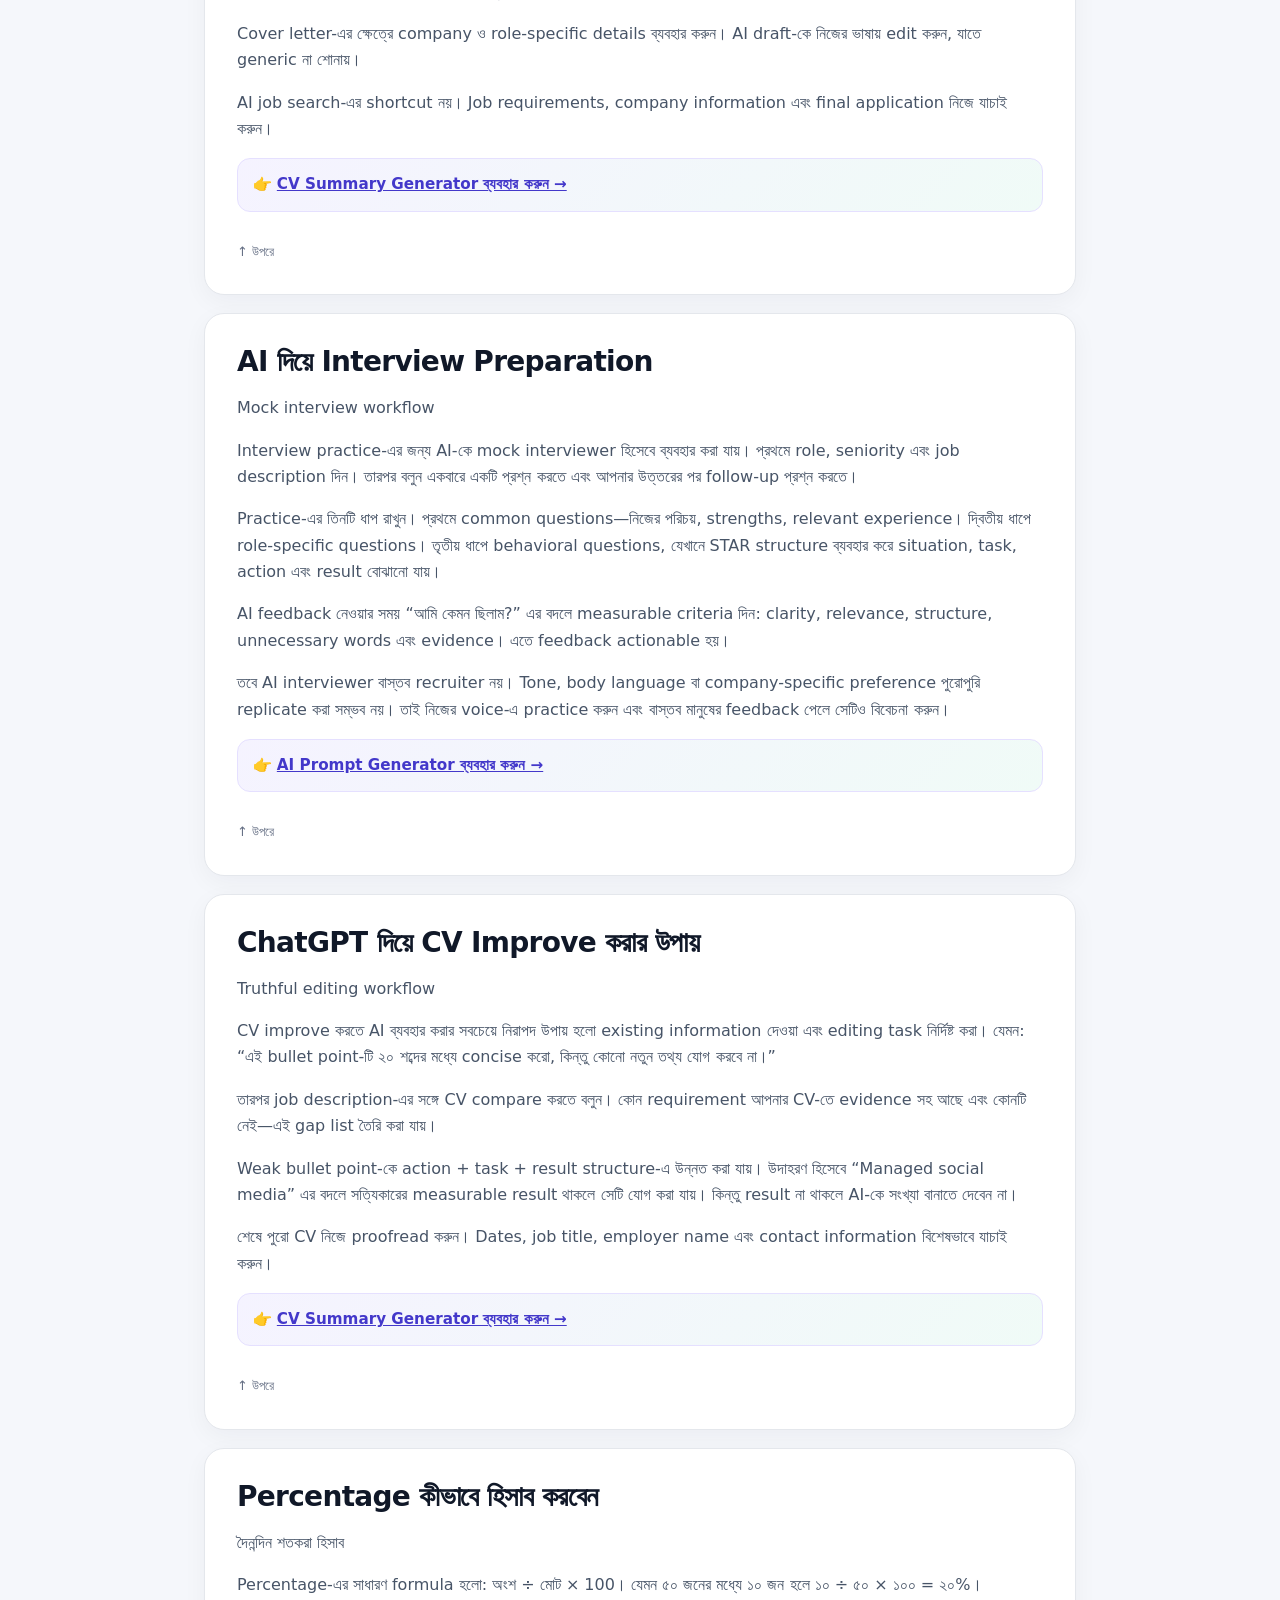
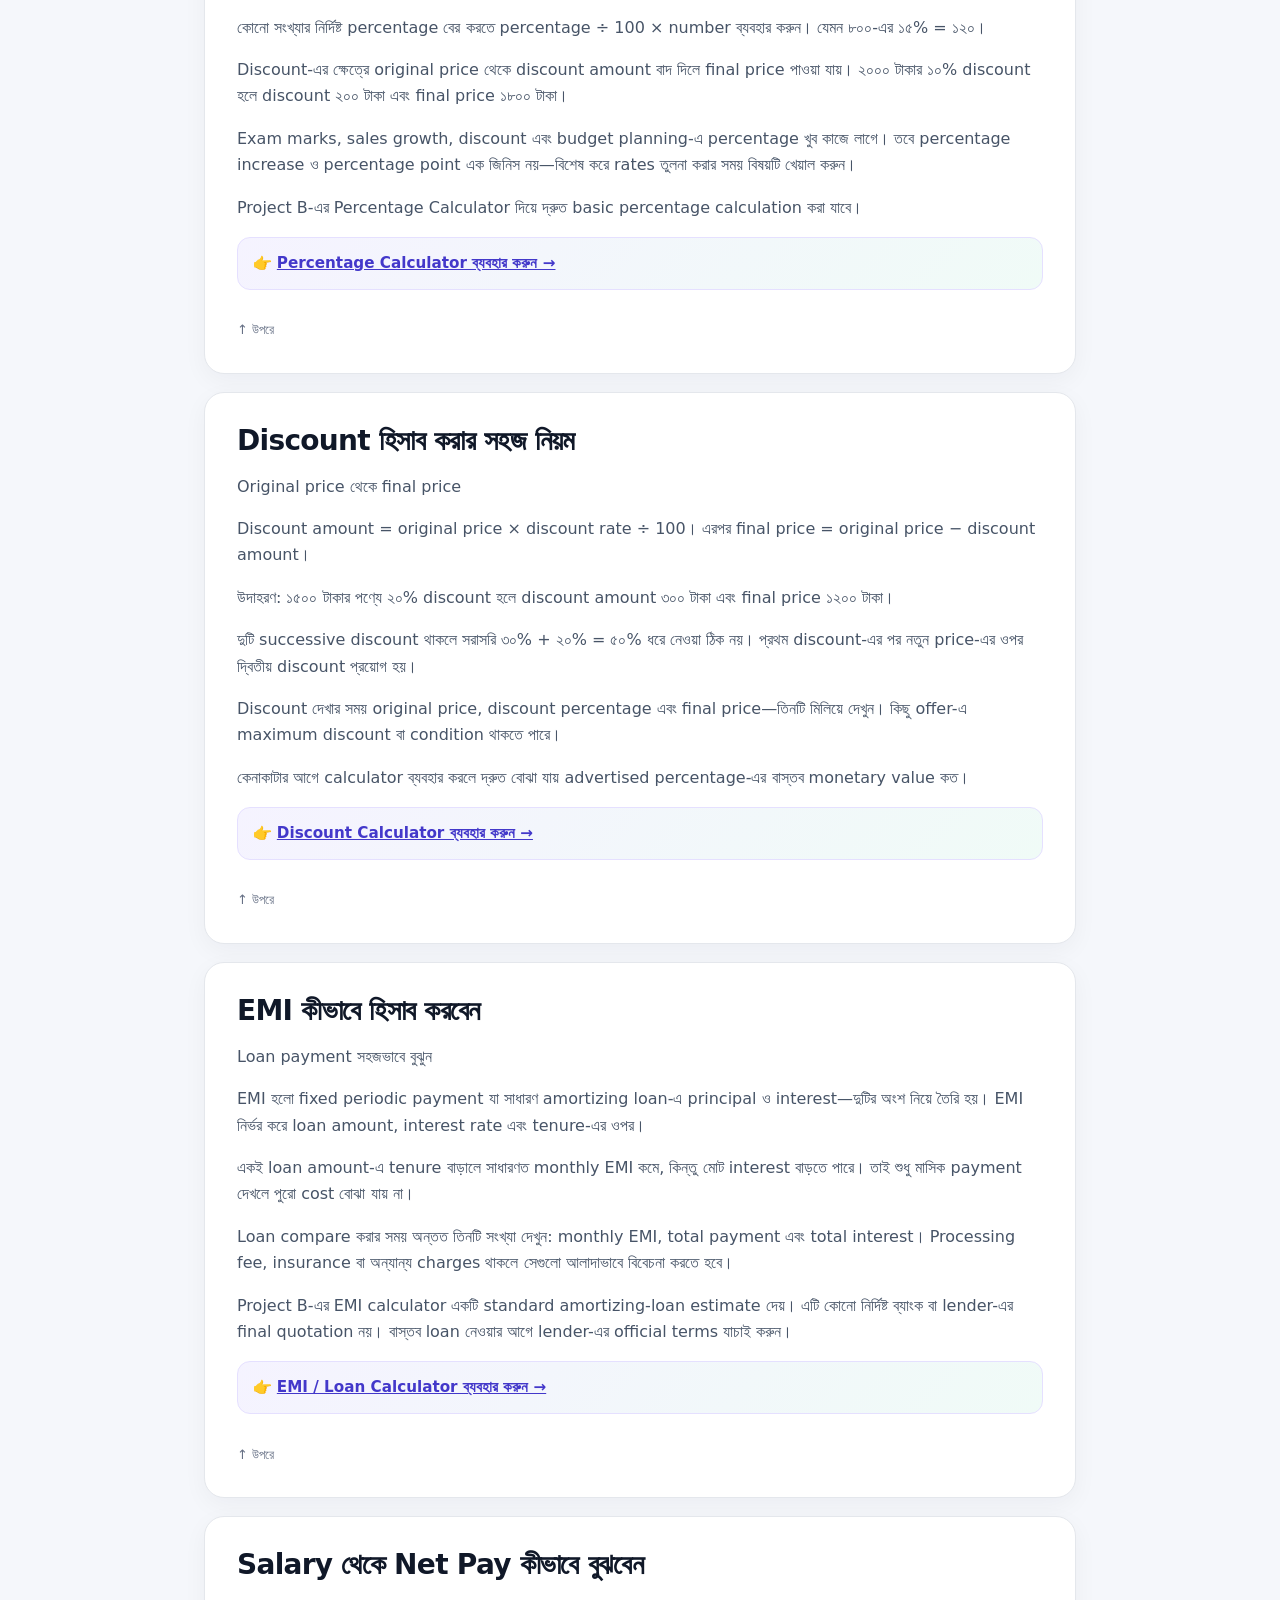
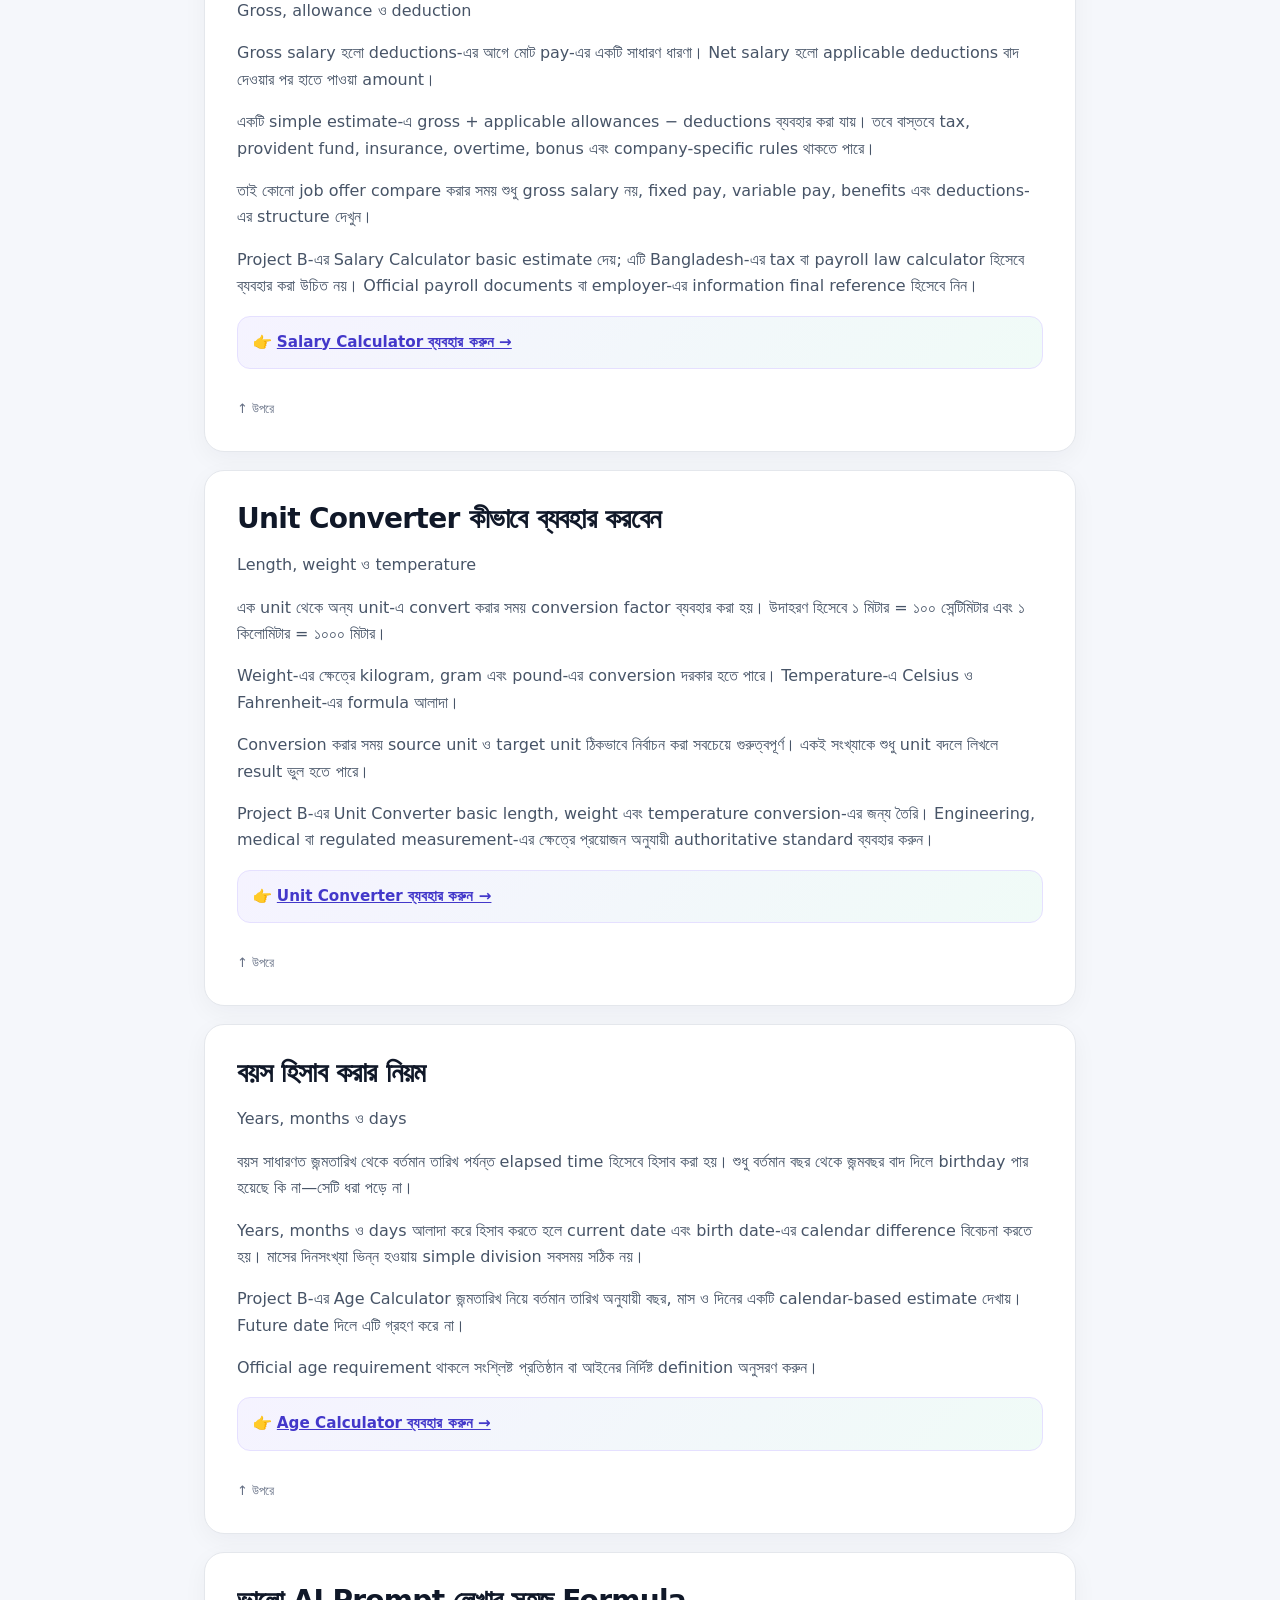
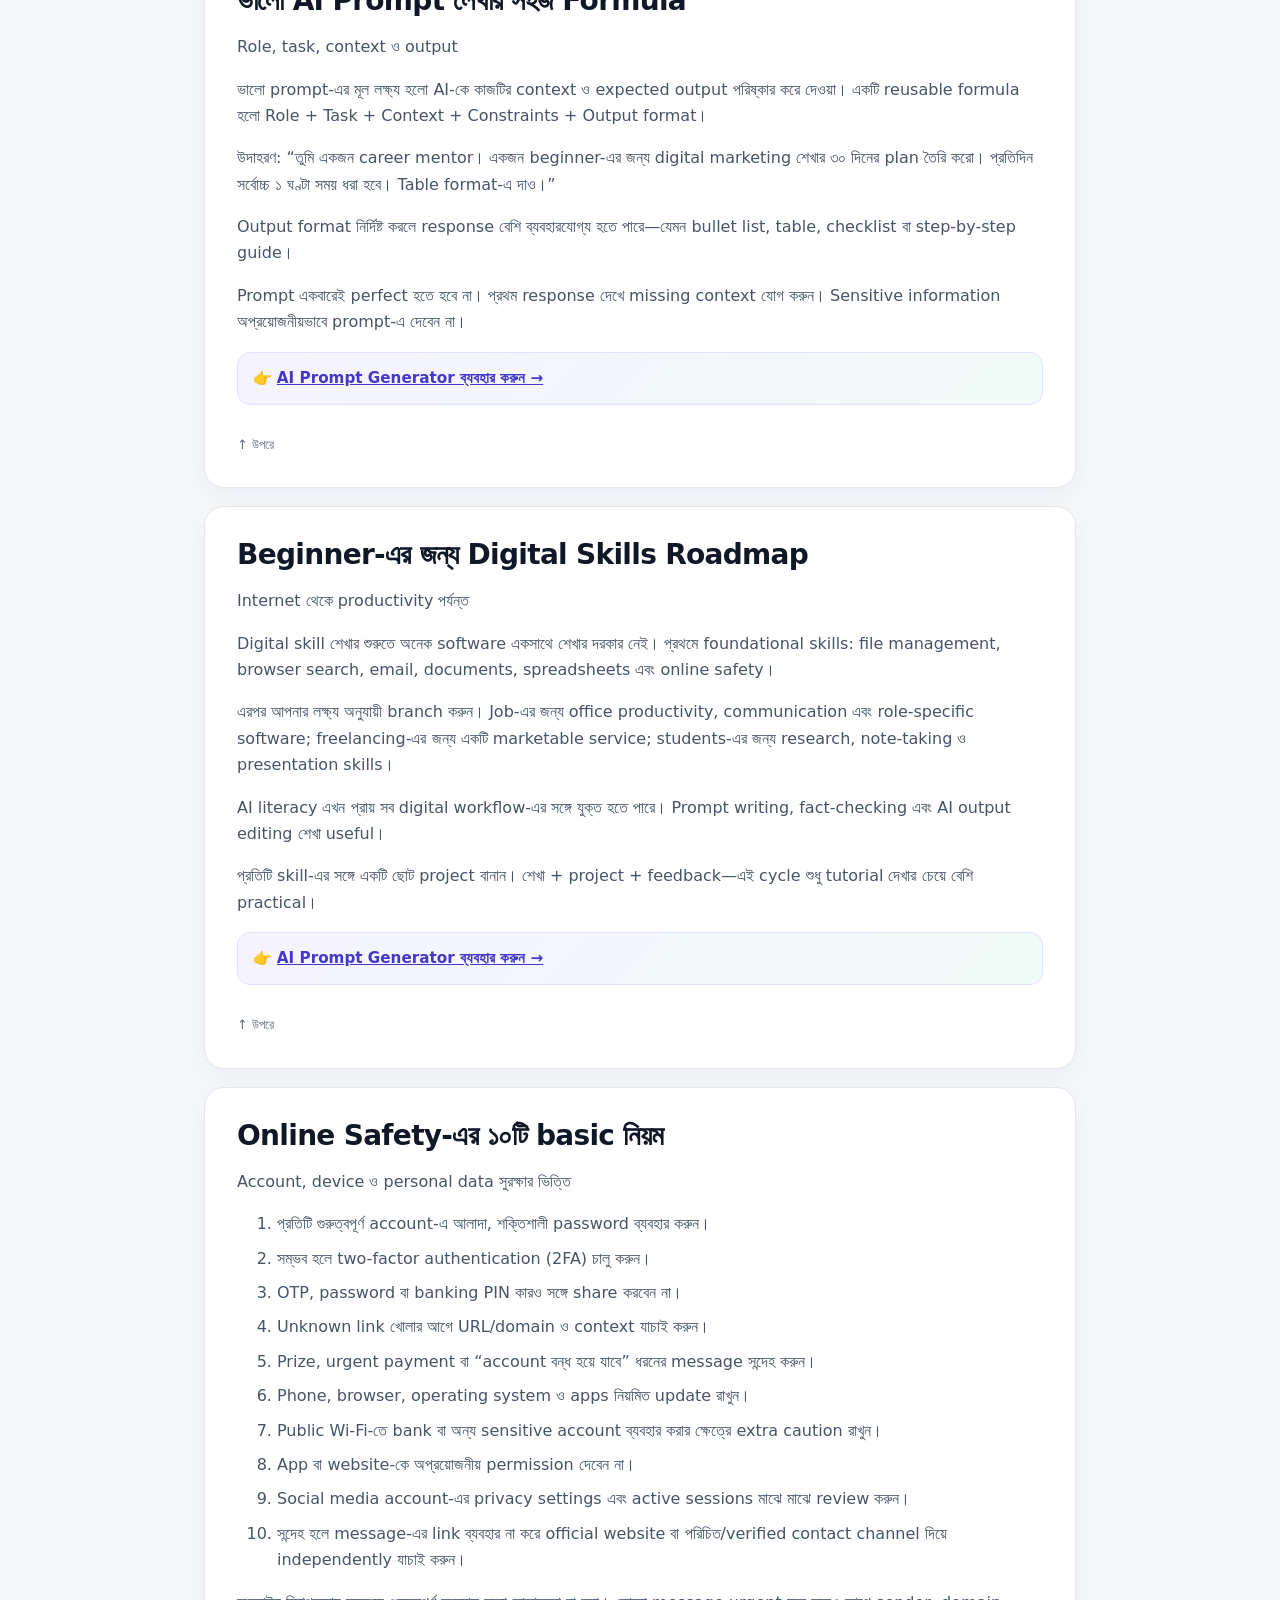
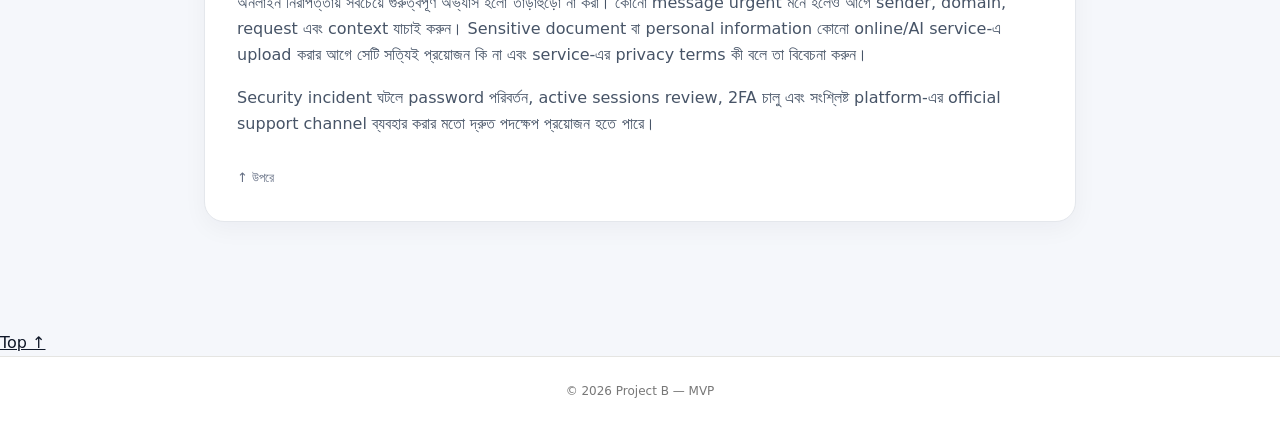
<file: guides.html>
<!doctype html><html lang="bn"><head><meta charset="utf-8"><meta name="viewport" content="width=device-width,initial-scale=1"><title>Bangla Guides — Project B</title><meta name="description" content="Project B-এর practical Bangla guides: AI, career, CV, freelancing এবং everyday digital skills।"><meta name="robots" content="index,follow"><link rel="canonical" href="https://baroghoriayouthassociation-prog.github.io/project-b-site/guides.html"><link rel="stylesheet" href="style.css"></head><body id="top"><header class="top"><strong>Project B</strong><nav><a href="index.html">Home</a> · <a href="index.html#tools">Tools</a></nav></header><main class="wrap"><div class="hero"><p class="muted">BANGLA GUIDES</p><h1>শিখুন, তারপর কাজে লাগান</h1><p class="muted">AI, career, CV, freelancing এবং everyday digital কাজের জন্য practical beginner-friendly guides।</p></div><div class="toc"><a href="#chatgpt"><strong>ChatGPT কীভাবে ব্যবহার করবেন</strong><br><small>শুরু থেকে practical ব্যবহার</small></a><a href="#students-ai"><strong>Students-এর জন্য AI</strong><br><small>পড়াশোনা ও productivity-তে AI-এর ব্যবহার</small></a><a href="#cv"><strong>CV বানানোর নিয়ম</strong><br><small>Beginner-এর জন্য practical CV structure</small></a><a href="#ats-cv"><strong>ATS CV কী?</strong><br><small>Applicant Tracking System সহজভাবে</small></a><a href="#cover-letter"><strong>Cover Letter কীভাবে লিখবেন</strong><br><small>চাকরির আবেদনের জন্য concise structure</small></a><a href="#freelancing"><strong>Freelancing শুরু করার আগে</strong><br><small>Skill নির্বাচন থেকে প্রথম কাজ</small></a><a href="#ai-students"><strong>Students-এর জন্য Free AI Tools কীভাবে বাছবেন</strong><br><small>Tool list নয়, use-case দিয়ে নির্বাচন</small></a><a href="#ai-jobseekers"><strong>Job Seekers-এর জন্য AI ব্যবহার</strong><br><small>CV, interview ও job search workflow</small></a><a href="#interview-ai"><strong>AI দিয়ে Interview Preparation</strong><br><small>Mock interview workflow</small></a><a href="#cv-ai"><strong>ChatGPT দিয়ে CV Improve করার উপায়</strong><br><small>Truthful editing workflow</small></a><a href="#percentage"><strong>Percentage কীভাবে হিসাব করবেন</strong><br><small>দৈনন্দিন শতকরা হিসাব</small></a><a href="#discount"><strong>Discount হিসাব করার সহজ নিয়ম</strong><br><small>Original price থেকে final price</small></a><a href="#emi"><strong>EMI কীভাবে হিসাব করবেন</strong><br><small>Loan payment সহজভাবে বুঝুন</small></a><a href="#salary"><strong>Salary থেকে Net Pay কীভাবে বুঝবেন</strong><br><small>Gross, allowance ও deduction</small></a><a href="#unit"><strong>Unit Converter কীভাবে ব্যবহার করবেন</strong><br><small>Length, weight ও temperature</small></a><a href="#age"><strong>বয়স হিসাব করার নিয়ম</strong><br><small>Years, months ও days</small></a><a href="#prompt"><strong>ভালো AI Prompt লেখার সহজ Formula</strong><br><small>Role, task, context ও output</small></a><a href="#digital-skills"><strong>Beginner-এর জন্য Digital Skills Roadmap</strong><br><small>Internet থেকে productivity পর্যন্ত</small></a><a href="#online-safety"><strong>Online Safety-এর ১০টি basic নিয়ম</strong><br><small>Account ও data সুরক্ষার ভিত্তি</small></a></div><p><a class="button" href="guides-phase2.html">Phase 2-এর আরও ১০টি Guide দেখুন →</a></p><article id="chatgpt" class="article"><h2>ChatGPT কীভাবে ব্যবহার করবেন</h2><p class="muted">শুরু থেকে practical ব্যবহার</p><p>ChatGPT-কে শুধু প্রশ্ন করার জায়গা হিসেবে দেখলে এর বড় অংশ ব্যবহার করা হয় না। ভালো ফল পেতে আগে ঠিক করুন আপনি কী করতে চান—শিখতে, লিখতে, পরিকল্পনা করতে, নাকি কোনো কাজের খসড়া বানাতে। এরপর কাজের context, লক্ষ্য এবং কাঙ্ক্ষিত output format স্পষ্ট করে লিখুন।</p><p>একটি সহজ prompt কাঠামো হলো: ভূমিকা + কাজ + context + format + সীমাবদ্ধতা। উদাহরণ: “তুমি একজন beginner-friendly tutor। Excel-এর SUM formula আমাকে বাংলায় বুঝাও। প্রথমে সহজ ব্যাখ্যা, তারপর ৩টি example, শেষে ৫টি practice question দাও।”</p><p>উত্তর পাওয়ার পর সেটি অন্ধভাবে copy না করে যাচাই করুন। বিশেষ করে চাকরি, টাকা, আইন, স্বাস্থ্য বা গুরুত্বপূর্ণ সিদ্ধান্তের ক্ষেত্রে তথ্যের উৎস মিলিয়ে দেখা জরুরি।</p><p>আরেকটি ভালো অভ্যাস হলো conversation-কে ধাপে ভাগ করা। প্রথমে outline, তারপর draft, তারপর “এই অংশগুলো আরও সহজ করো” ধরনের revision request দিন। এতে একবারে বিশাল prompt লেখার প্রয়োজন হয় না।</p><p>সবশেষে নিজের reusable prompt template বানিয়ে রাখুন। একই ধরনের কাজ বারবার করলে সময় অনেক কমে যাবে।</p><p class="tool-link">👉 <a href="index.html#prompt-generator">AI Prompt Generator ব্যবহার করুন →</a></p><a class="back" href="#top">↑ উপরে</a></article><article id="students-ai" class="article"><h2>Students-এর জন্য AI</h2><p class="muted">পড়াশোনা ও productivity-তে AI-এর ব্যবহার</p><p>শিক্ষার্থীদের জন্য AI সবচেয়ে কার্যকর হয় যখন এটি শেখার সহকারী হিসেবে ব্যবহার করা হয়, shortcut হিসেবে নয়। কোনো chapter বুঝতে না পারলে AI-কে বলুন বিষয়টি আপনার বর্তমান level অনুযায়ী সহজ ভাষায় ব্যাখ্যা করতে এবং শেষে নিজে উত্তর দেওয়ার জন্য প্রশ্ন দিতে।</p><p>Revision-এর সময় একটি chapter-এর summary, key terms, flashcard বা practice quiz তৈরি করা যায়। তবে textbook বা class notes-এর সঙ্গে মিলিয়ে দেখুন, কারণ AI ভুল বা অসম্পূর্ণ তথ্য দিতে পারে।</p><p>Assignment-এর ক্ষেত্রে সরাসরি পুরো উত্তর জমা দেওয়ার বদলে outline, brainstorming, explanation এবং grammar improvement-এর মতো কাজে AI ব্যবহার করা ভালো। নিজের ভাষায় final answer তৈরি করলে শেখাটাও বেশি হয়।</p><p>Study plan বানাতে subject, exam date, available hours এবং weak topics দিন। AI একটি draft schedule দিতে পারে; বাস্তবে আপনার progress দেখে schedule পরিবর্তন করুন।</p><p>সবচেয়ে গুরুত্বপূর্ণ নিয়ম: AI-কে calculator বা answer machine না বানিয়ে tutor হিসেবে ব্যবহার করুন। “উত্তরটা দাও” এর পাশাপাশি “কেন?” এবং “আমাকে practice করাও” বললে শেখার value বাড়ে।</p><p class="tool-link">👉 <a href="index.html#prompt-generator">AI Prompt Generator ব্যবহার করুন →</a></p><a class="back" href="#top">↑ উপরে</a></article><article id="cv" class="article"><h2>CV বানানোর নিয়ম</h2><p class="muted">Beginner-এর জন্য practical CV structure</p><p>একটি ভালো CV-এর লক্ষ্য হলো recruiter-কে দ্রুত বোঝানো আপনি কে, কী পারেন এবং role-এর সঙ্গে আপনার skills কতটা relevant। সাধারণত নাম ও contact, short summary, skills, experience, education এবং প্রয়োজনীয় projects/certifications দিয়ে শুরু করা যায়।</p><p>Experience কম হলে projects, internship, volunteer work বা relevant coursework ব্যবহার করুন। শুধু “hardworking” বা “good communication” লিখে থেমে না থেকে কোথায় কী করেছেন তার ছোট evidence দিন।</p><p>প্রতিটি job-এর জন্য একই CV পাঠানোর বদলে job description দেখে relevant skills ও keywords সাজান। তবে এমন কোনো skill লিখবেন না যা আপনি বাস্তবে explain করতে পারবেন না।</p><p>Formatting simple রাখুন: পরিষ্কার headings, consistent spacing, readable font এবং অপ্রয়োজনীয় graphics কম। একটি CV সাধারণত information-এর hierarchy দিয়ে শক্তিশালী হয়, decoration দিয়ে নয়।</p><p>শেষে spelling, dates, phone number, email এবং file name পরীক্ষা করুন। PDF পাঠালে file name এমন হতে পারে: YourName_CV.pdf।</p><p class="tool-link">👉 <a href="index.html#cv-summary-generator">CV Summary Generator ব্যবহার করুন →</a></p><a class="back" href="#top">↑ উপরে</a></article><article id="ats-cv" class="article"><h2>ATS CV কী?</h2><p class="muted">Applicant Tracking System সহজভাবে</p><p>ATS বা Applicant Tracking System হলো এমন software যা অনেক প্রতিষ্ঠানে job applications organize ও screen করতে ব্যবহৃত হয়। সব company একইভাবে ATS ব্যবহার করে না, তাই “একটি magic ATS format” আছে—এমন ধারণা ঠিক নয়।</p><p>ATS-friendly CV-এর মূল বিষয় হলো পরিষ্কার text structure। Standard headings যেমন Summary, Skills, Experience, Education ব্যবহার করলে information বোঝা সহজ হয়। অতিরিক্ত columns, decorative text box বা image-based text কিছু systems-এ parsing কঠিন করতে পারে।</p><p>Job description-এ যে relevant terms আছে, সত্যিই আপনার skill বা experience-এর সঙ্গে মিললে সেগুলো naturalভাবে CV-তে ব্যবহার করুন। Keyword stuffing করবেন না।</p><p>প্রতিটি application-এর আগে CV review করুন: role-এর সবচেয়ে গুরুত্বপূর্ণ requirements কি আপনার relevant experience বা project section-এ পরিষ্কার? Bullet points কি কাজ এবং ফলাফল বোঝাচ্ছে?</p><p>শেষ পর্যন্ত ATS-এর পাশাপাশি মানুষও CV পড়বে। তাই machine-readable হওয়ার সঙ্গে সঙ্গে content-ও concise, truthful এবং role-relevant হওয়া দরকার।</p><p class="tool-link">👉 <a href="index.html#cv-summary-generator">CV Summary Generator ব্যবহার করুন →</a></p><a class="back" href="#top">↑ উপরে</a></article><article id="cover-letter" class="article"><h2>Cover Letter কীভাবে লিখবেন</h2><p class="muted">চাকরির আবেদনের জন্য concise structure</p><p>Cover letter হলো CV-এর পুনরাবৃত্তি নয়। এর কাজ হলো নির্দিষ্ট role-এ কেন apply করছেন এবং আপনার relevant experience কীভাবে role-এর সঙ্গে মেলে—সেটা সংক্ষেপে বোঝানো।</p><p>শুরুতে position-এর নাম এবং company-এর নাম উল্লেখ করুন। এরপর ১টি paragraph-এ আপনার relevant background বলুন। দ্বিতীয় paragraph-এ ১–২টি concrete skill, project বা achievement role-এর সঙ্গে connect করুন। শেষে interview বা discussion-এর আগ্রহ জানিয়ে polite closing দিন।</p><p>Generic বাক্য যেমন “I am the best candidate” না লিখে evidence দিন। Job description-এ যদি customer communication গুরুত্বপূর্ণ হয় এবং আপনি customer-facing project করে থাকেন, সেটি সংক্ষেপে উল্লেখ করুন।</p><p>Cover letter সাধারণত short রাখা ভালো। একই letter সব company-তে পাঠানোর বদলে company ও role অনুযায়ী কয়েকটি অংশ পরিবর্তন করুন।</p><p>শেষবার company name, job title এবং spelling পরীক্ষা করুন। ভুল company name রেখে পাঠানো সহজেই এড়ানো যায়।</p><p class="tool-link">👉 <a href="index.html#cover-letter-generator">Cover Letter Generator ব্যবহার করুন →</a></p><a class="back" href="#top">↑ উপরে</a></article><article id="freelancing" class="article"><h2>Freelancing শুরু করার আগে</h2><p class="muted">Skill নির্বাচন থেকে প্রথম কাজ</p><p>Freelancing শুরু করার আগে প্রথম প্রশ্ন হওয়া উচিত “কোন marketplace-এ account খুলব?” নয়; বরং “কোন service আমি reliably deliver করতে পারি?”।</p><p>Beginner হিসেবে একটি skill বা service বেছে নিন—যেমন graphic design, video editing, web development, virtual assistance, writing বা data-related কাজ। আপনার আগ্রহ, শেখার সময় এবং market demand—এই তিনটি বিবেচনা করুন।</p><p>তারপর ছোট portfolio তৈরি করুন। Real client না থাকলে sample project বানানো যায়। Portfolio-তে শুধু ছবি নয়, problem, আপনার কাজ এবং final output দেখালে value বোঝানো সহজ হয়।</p><p>Basic communication skill গুরুত্বপূর্ণ: requirement বোঝা, deadline confirm করা, progress জানানো এবং revision handle করা। Pricing শেখার আগে delivery quality ঠিক করুন।</p><p>Marketplace profile বানানোর আগে ৫–১০টি ভালো profile ও job listing পর্যবেক্ষণ করুন। তারা কী service দিচ্ছে, কীভাবে portfolio সাজাচ্ছে এবং clients কী ধরনের requirement দিচ্ছে—নোট করুন।</p><p>প্রথম লক্ষ্য হওয়া উচিত skill + proof of work + reliable delivery। Income পরে scale করা যায়।</p><p class="tool-link">👉 <a href="index.html#prompt-generator">AI Prompt Generator ব্যবহার করুন →</a></p><a class="back" href="#top">↑ উপরে</a></article><article id="ai-students" class="article"><h2>Students-এর জন্য Free AI Tools কীভাবে বাছবেন</h2><p class="muted">Tool list নয়, use-case দিয়ে নির্বাচন</p><p>অনেক AI tool-এর নাম জানা আর সেগুলো কার্যকরভাবে ব্যবহার করা এক জিনিস নয়। Students-এর জন্য tool বাছাইয়ের আগে কাজটি নির্ধারণ করুন: explanation, summarization, writing support, research, coding, presentation বা planning।</p><p>একটি tool যদি একই কাজ অন্যটির চেয়ে সহজে করে এবং privacy বা cost সমস্যা না থাকে, সেটিই যথেষ্ট। প্রতিদিন নতুন tool বদলানোর দরকার নেই।</p><p>AI-generated information যাচাই করুন। বিশেষ করে academic facts, citations, statistics এবং technical instructions-এর ক্ষেত্রে original source দেখুন।</p><p>নিজের notes বা personal documents upload করার আগে service-এর privacy terms ও data handling বুঝে নিন। Sensitive information অকারণে upload করবেন না।</p><p>সবচেয়ে কার্যকর setup অনেক সময় মাত্র কয়েকটি tool নিয়ে হয়: একটি general AI assistant, একটি note/document workflow এবং প্রয়োজন অনুযায়ী একটি specialized tool। Tool collection বড় করা লক্ষ্য নয়; study workflow সহজ করা লক্ষ্য।</p><p class="tool-link">👉 <a href="index.html#prompt-generator">AI Prompt Generator ব্যবহার করুন →</a></p><a class="back" href="#top">↑ উপরে</a></article><article id="ai-jobseekers" class="article"><h2>Job Seekers-এর জন্য AI ব্যবহার</h2><p class="muted">CV, interview ও job search workflow</p><p>Job search-এ AI ব্যবহার করা যায় research, drafting এবং practice-এর জন্য। প্রথমে job description paste করে role-এর key requirements, skills এবং likely interview topics আলাদা করতে বলুন। এরপর নিজের CV-এর সঙ্গে requirement mapping করুন।</p><p>CV improve করার সময় AI-কে “সবকিছু rewrite” বলার বদলে specific instruction দিন—যেমন bullet points concise করা, repeated words কমানো বা achievement clearer করা। তথ্য বানিয়ে দিতে বলবেন না।</p><p>Interview preparation-এ role অনুযায়ী প্রশ্নের তালিকা বানিয়ে নিজের উত্তর লিখুন। AI-কে interviewer হিসেবে follow-up question করতে বললে practice আরও বাস্তবসম্মত হয়।</p><p>Cover letter-এর ক্ষেত্রে company ও role-specific details ব্যবহার করুন। AI draft-কে নিজের ভাষায় edit করুন, যাতে generic না শোনায়।</p><p>AI job search-এর shortcut নয়। Job requirements, company information এবং final application নিজে যাচাই করুন।</p><p class="tool-link">👉 <a href="index.html#cv-summary-generator">CV Summary Generator ব্যবহার করুন →</a></p><a class="back" href="#top">↑ উপরে</a></article><article id="interview-ai" class="article"><h2>AI দিয়ে Interview Preparation</h2><p class="muted">Mock interview workflow</p><p>Interview practice-এর জন্য AI-কে mock interviewer হিসেবে ব্যবহার করা যায়। প্রথমে role, seniority এবং job description দিন। তারপর বলুন একবারে একটি প্রশ্ন করতে এবং আপনার উত্তরের পর follow-up প্রশ্ন করতে।</p><p>Practice-এর তিনটি ধাপ রাখুন। প্রথমে common questions—নিজের পরিচয়, strengths, relevant experience। দ্বিতীয় ধাপে role-specific questions। তৃতীয় ধাপে behavioral questions, যেখানে STAR structure ব্যবহার করে situation, task, action এবং result বোঝানো যায়।</p><p>AI feedback নেওয়ার সময় “আমি কেমন ছিলাম?” এর বদলে measurable criteria দিন: clarity, relevance, structure, unnecessary words এবং evidence। এতে feedback actionable হয়।</p><p>তবে AI interviewer বাস্তব recruiter নয়। Tone, body language বা company-specific preference পুরোপুরি replicate করা সম্ভব নয়। তাই নিজের voice-এ practice করুন এবং বাস্তব মানুষের feedback পেলে সেটিও বিবেচনা করুন।</p><p class="tool-link">👉 <a href="index.html#prompt-generator">AI Prompt Generator ব্যবহার করুন →</a></p><a class="back" href="#top">↑ উপরে</a></article><article id="cv-ai" class="article"><h2>ChatGPT দিয়ে CV Improve করার উপায়</h2><p class="muted">Truthful editing workflow</p><p>CV improve করতে AI ব্যবহার করার সবচেয়ে নিরাপদ উপায় হলো existing information দেওয়া এবং editing task নির্দিষ্ট করা। যেমন: “এই bullet point-টি ২০ শব্দের মধ্যে concise করো, কিন্তু কোনো নতুন তথ্য যোগ করবে না।”</p><p>তারপর job description-এর সঙ্গে CV compare করতে বলুন। কোন requirement আপনার CV-তে evidence সহ আছে এবং কোনটি নেই—এই gap list তৈরি করা যায়।</p><p>Weak bullet point-কে action + task + result structure-এ উন্নত করা যায়। উদাহরণ হিসেবে “Managed social media” এর বদলে সত্যিকারের measurable result থাকলে সেটি যোগ করা যায়। কিন্তু result না থাকলে AI-কে সংখ্যা বানাতে দেবেন না।</p><p>শেষে পুরো CV নিজে proofread করুন। Dates, job title, employer name এবং contact information বিশেষভাবে যাচাই করুন।</p><p class="tool-link">👉 <a href="index.html#cv-summary-generator">CV Summary Generator ব্যবহার করুন →</a></p><a class="back" href="#top">↑ উপরে</a></article><article id="percentage" class="article"><h2>Percentage কীভাবে হিসাব করবেন</h2><p class="muted">দৈনন্দিন শতকরা হিসাব</p><p>Percentage-এর সাধারণ formula হলো: অংশ ÷ মোট × 100। যেমন ৫০ জনের মধ্যে ১০ জন হলে ১০ ÷ ৫০ × ১০০ = ২০%।</p><p>কোনো সংখ্যার নির্দিষ্ট percentage বের করতে percentage ÷ 100 × number ব্যবহার করুন। যেমন ৮০০-এর ১৫% = ১২০।</p><p>Discount-এর ক্ষেত্রে original price থেকে discount amount বাদ দিলে final price পাওয়া যায়। ২০০০ টাকার ১০% discount হলে discount ২০০ টাকা এবং final price ১৮০০ টাকা।</p><p>Exam marks, sales growth, discount এবং budget planning-এ percentage খুব কাজে লাগে। তবে percentage increase ও percentage point এক জিনিস নয়—বিশেষ করে rates তুলনা করার সময় বিষয়টি খেয়াল করুন।</p><p>Project B-এর Percentage Calculator দিয়ে দ্রুত basic percentage calculation করা যাবে।</p><p class="tool-link">👉 <a href="index.html#percentage-calculator">Percentage Calculator ব্যবহার করুন →</a></p><a class="back" href="#top">↑ উপরে</a></article><article id="discount" class="article"><h2>Discount হিসাব করার সহজ নিয়ম</h2><p class="muted">Original price থেকে final price</p><p>Discount amount = original price × discount rate ÷ 100। এরপর final price = original price − discount amount।</p><p>উদাহরণ: ১৫০০ টাকার পণ্যে ২০% discount হলে discount amount ৩০০ টাকা এবং final price ১২০০ টাকা।</p><p>দুটি successive discount থাকলে সরাসরি ৩০% + ২০% = ৫০% ধরে নেওয়া ঠিক নয়। প্রথম discount-এর পর নতুন price-এর ওপর দ্বিতীয় discount প্রয়োগ হয়।</p><p>Discount দেখার সময় original price, discount percentage এবং final price—তিনটি মিলিয়ে দেখুন। কিছু offer-এ maximum discount বা condition থাকতে পারে।</p><p>কেনাকাটার আগে calculator ব্যবহার করলে দ্রুত বোঝা যায় advertised percentage-এর বাস্তব monetary value কত।</p><p class="tool-link">👉 <a href="index.html#discount-calculator">Discount Calculator ব্যবহার করুন →</a></p><a class="back" href="#top">↑ উপরে</a></article><article id="emi" class="article"><h2>EMI কীভাবে হিসাব করবেন</h2><p class="muted">Loan payment সহজভাবে বুঝুন</p><p>EMI হলো fixed periodic payment যা সাধারণ amortizing loan-এ principal ও interest—দুটির অংশ নিয়ে তৈরি হয়। EMI নির্ভর করে loan amount, interest rate এবং tenure-এর ওপর।</p><p>একই loan amount-এ tenure বাড়ালে সাধারণত monthly EMI কমে, কিন্তু মোট interest বাড়তে পারে। তাই শুধু মাসিক payment দেখলে পুরো cost বোঝা যায় না।</p><p>Loan compare করার সময় অন্তত তিনটি সংখ্যা দেখুন: monthly EMI, total payment এবং total interest। Processing fee, insurance বা অন্যান্য charges থাকলে সেগুলো আলাদাভাবে বিবেচনা করতে হবে।</p><p>Project B-এর EMI calculator একটি standard amortizing-loan estimate দেয়। এটি কোনো নির্দিষ্ট ব্যাংক বা lender-এর final quotation নয়। বাস্তব loan নেওয়ার আগে lender-এর official terms যাচাই করুন।</p><p class="tool-link">👉 <a href="index.html#emi-calculator">EMI / Loan Calculator ব্যবহার করুন →</a></p><a class="back" href="#top">↑ উপরে</a></article><article id="salary" class="article"><h2>Salary থেকে Net Pay কীভাবে বুঝবেন</h2><p class="muted">Gross, allowance ও deduction</p><p>Gross salary হলো deductions-এর আগে মোট pay-এর একটি সাধারণ ধারণা। Net salary হলো applicable deductions বাদ দেওয়ার পর হাতে পাওয়া amount।</p><p>একটি simple estimate-এ gross + applicable allowances − deductions ব্যবহার করা যায়। তবে বাস্তবে tax, provident fund, insurance, overtime, bonus এবং company-specific rules থাকতে পারে।</p><p>তাই কোনো job offer compare করার সময় শুধু gross salary নয়, fixed pay, variable pay, benefits এবং deductions-এর structure দেখুন।</p><p>Project B-এর Salary Calculator basic estimate দেয়; এটি Bangladesh-এর tax বা payroll law calculator হিসেবে ব্যবহার করা উচিত নয়। Official payroll documents বা employer-এর information final reference হিসেবে নিন।</p><p class="tool-link">👉 <a href="index.html#salary-calculator">Salary Calculator ব্যবহার করুন →</a></p><a class="back" href="#top">↑ উপরে</a></article><article id="unit" class="article"><h2>Unit Converter কীভাবে ব্যবহার করবেন</h2><p class="muted">Length, weight ও temperature</p><p>এক unit থেকে অন্য unit-এ convert করার সময় conversion factor ব্যবহার করা হয়। উদাহরণ হিসেবে ১ মিটার = ১০০ সেন্টিমিটার এবং ১ কিলোমিটার = ১০০০ মিটার।</p><p>Weight-এর ক্ষেত্রে kilogram, gram এবং pound-এর conversion দরকার হতে পারে। Temperature-এ Celsius ও Fahrenheit-এর formula আলাদা।</p><p>Conversion করার সময় source unit ও target unit ঠিকভাবে নির্বাচন করা সবচেয়ে গুরুত্বপূর্ণ। একই সংখ্যাকে শুধু unit বদলে লিখলে result ভুল হতে পারে।</p><p>Project B-এর Unit Converter basic length, weight এবং temperature conversion-এর জন্য তৈরি। Engineering, medical বা regulated measurement-এর ক্ষেত্রে প্রয়োজন অনুযায়ী authoritative standard ব্যবহার করুন।</p><p class="tool-link">👉 <a href="index.html#unit-converter">Unit Converter ব্যবহার করুন →</a></p><a class="back" href="#top">↑ উপরে</a></article><article id="age" class="article"><h2>বয়স হিসাব করার নিয়ম</h2><p class="muted">Years, months ও days</p><p>বয়স সাধারণত জন্মতারিখ থেকে বর্তমান তারিখ পর্যন্ত elapsed time হিসেবে হিসাব করা হয়। শুধু বর্তমান বছর থেকে জন্মবছর বাদ দিলে birthday পার হয়েছে কি না—সেটি ধরা পড়ে না।</p><p>Years, months ও days আলাদা করে হিসাব করতে হলে current date এবং birth date-এর calendar difference বিবেচনা করতে হয়। মাসের দিনসংখ্যা ভিন্ন হওয়ায় simple division সবসময় সঠিক নয়।</p><p>Project B-এর Age Calculator জন্মতারিখ নিয়ে বর্তমান তারিখ অনুযায়ী বছর, মাস ও দিনের একটি calendar-based estimate দেখায়। Future date দিলে এটি গ্রহণ করে না।</p><p>Official age requirement থাকলে সংশ্লিষ্ট প্রতিষ্ঠান বা আইনের নির্দিষ্ট definition অনুসরণ করুন।</p><p class="tool-link">👉 <a href="index.html#age-calculator">Age Calculator ব্যবহার করুন →</a></p><a class="back" href="#top">↑ উপরে</a></article><article id="prompt" class="article"><h2>ভালো AI Prompt লেখার সহজ Formula</h2><p class="muted">Role, task, context ও output</p><p>ভালো prompt-এর মূল লক্ষ্য হলো AI-কে কাজটির context ও expected output পরিষ্কার করে দেওয়া। একটি reusable formula হলো Role + Task + Context + Constraints + Output format।</p><p>উদাহরণ: “তুমি একজন career mentor। একজন beginner-এর জন্য digital marketing শেখার ৩০ দিনের plan তৈরি করো। প্রতিদিন সর্বোচ্চ ১ ঘণ্টা সময় ধরা হবে। Table format-এ দাও।”</p><p>Output format নির্দিষ্ট করলে response বেশি ব্যবহারযোগ্য হতে পারে—যেমন bullet list, table, checklist বা step-by-step guide।</p><p>Prompt একবারেই perfect হতে হবে না। প্রথম response দেখে missing context যোগ করুন। Sensitive information অপ্রয়োজনীয়ভাবে prompt-এ দেবেন না।</p><p class="tool-link">👉 <a href="index.html#prompt-generator">AI Prompt Generator ব্যবহার করুন →</a></p><a class="back" href="#top">↑ উপরে</a></article><article id="digital-skills" class="article"><h2>Beginner-এর জন্য Digital Skills Roadmap</h2><p class="muted">Internet থেকে productivity পর্যন্ত</p><p>Digital skill শেখার শুরুতে অনেক software একসাথে শেখার দরকার নেই। প্রথমে foundational skills: file management, browser search, email, documents, spreadsheets এবং online safety।</p><p>এরপর আপনার লক্ষ্য অনুযায়ী branch করুন। Job-এর জন্য office productivity, communication এবং role-specific software; freelancing-এর জন্য একটি marketable service; students-এর জন্য research, note-taking ও presentation skills।</p><p>AI literacy এখন প্রায় সব digital workflow-এর সঙ্গে যুক্ত হতে পারে। Prompt writing, fact-checking এবং AI output editing শেখা useful।</p><p>প্রতিটি skill-এর সঙ্গে একটি ছোট project বানান। শেখা + project + feedback—এই cycle শুধু tutorial দেখার চেয়ে বেশি practical।</p><p class="tool-link">👉 <a href="index.html#prompt-generator">AI Prompt Generator ব্যবহার করুন →</a></p><a class="back" href="#top">↑ উপরে</a></article><article id="online-safety" class="article"><h2>Online Safety-এর ১০টি basic নিয়ম</h2><p class="muted">Account, device ও personal data সুরক্ষার ভিত্তি</p>
<ol>
<li>প্রতিটি গুরুত্বপূর্ণ account-এ আলাদা, শক্তিশালী password ব্যবহার করুন।</li>
<li>সম্ভব হলে two-factor authentication (2FA) চালু করুন।</li>
<li>OTP, password বা banking PIN কারও সঙ্গে share করবেন না।</li>
<li>Unknown link খোলার আগে URL/domain ও context যাচাই করুন।</li>
<li>Prize, urgent payment বা “account বন্ধ হয়ে যাবে” ধরনের message সন্দেহ করুন।</li>
<li>Phone, browser, operating system ও apps নিয়মিত update রাখুন।</li>
<li>Public Wi-Fi-তে bank বা অন্য sensitive account ব্যবহার করার ক্ষেত্রে extra caution রাখুন।</li>
<li>App বা website-কে অপ্রয়োজনীয় permission দেবেন না।</li>
<li>Social media account-এর privacy settings এবং active sessions মাঝে মাঝে review করুন।</li>
<li>সন্দেহ হলে message-এর link ব্যবহার না করে official website বা পরিচিত/verified contact channel দিয়ে independently যাচাই করুন।</li>
</ol>
<p>অনলাইন নিরাপত্তায় সবচেয়ে গুরুত্বপূর্ণ অভ্যাস হলো তাড়াহুড়ো না করা। কোনো message urgent মনে হলেও আগে sender, domain, request এবং context যাচাই করুন। Sensitive document বা personal information কোনো online/AI service-এ upload করার আগে সেটি সত্যিই প্রয়োজন কি না এবং service-এর privacy terms কী বলে তা বিবেচনা করুন।</p>
<p>Security incident ঘটলে password পরিবর্তন, active sessions review, 2FA চালু এবং সংশ্লিষ্ট platform-এর official support channel ব্যবহার করার মতো দ্রুত পদক্ষেপ প্রয়োজন হতে পারে।</p>
<a class="back" href="#top">↑ উপরে</a></article></main><a class="topbtn" href="#top">Top ↑</a><footer style="border-top:1px solid #e5e5e2;padding:25px 5%;color:#777;font-size:12px">© 2026 Project B — MVP</footer></body></html>
</file>
<file: style.css>
:root{
  --bg:#f5f7fb;
  --surface:#ffffff;
  --surface-2:#f8fafc;
  --text:#101828;
  --muted:#667085;
  --line:#e4e7ec;
  --brand:#5b4bff;
  --brand-dark:#4338ca;
  --brand-soft:#eeecff;
  --green:#0f9f6e;
  --shadow:0 18px 45px rgba(16,24,40,.08);
  --shadow-sm:0 7px 22px rgba(16,24,40,.07);
  --radius:20px;
  --max:1160px;
}
*{box-sizing:border-box}
html{scroll-behavior:smooth}
body{
  margin:0;
  color:var(--text);
  background:
    radial-gradient(circle at 8% 0%,rgba(91,75,255,.09),transparent 30%),
    radial-gradient(circle at 92% 12%,rgba(15,159,110,.07),transparent 26%),
    var(--bg);
  font-family:Inter,ui-sans-serif,system-ui,-apple-system,BlinkMacSystemFont,"Segoe UI",Arial,"Noto Sans Bengali",sans-serif;
  line-height:1.65;
}
a{color:inherit}
.topbar,.top{
  position:sticky;top:0;z-index:50;
  background:rgba(255,255,255,.88);
  backdrop-filter:blur(16px);
  -webkit-backdrop-filter:blur(16px);
  border-bottom:1px solid rgba(228,231,236,.86);
}
.topbar{
  min-height:72px;padding:0 max(20px,calc((100% - var(--max))/2));
  display:flex;align-items:center;justify-content:space-between;gap:24px;
}
.brand,.top strong{font-weight:900;letter-spacing:-.04em;font-size:21px;color:#111827}
.brand:before,.top strong:before{
  content:"";display:inline-block;width:11px;height:11px;border-radius:4px;margin-right:9px;
  background:linear-gradient(135deg,var(--brand),#8b5cf6);
  box-shadow:8px 4px 0 rgba(15,159,110,.18);
}
.topbar nav,.top nav{display:flex;align-items:center;gap:7px;flex-wrap:wrap}
.topbar nav a,.top nav a{
  text-decoration:none;color:#475467;font-size:14px;font-weight:650;
  padding:9px 12px;border-radius:10px;transition:.2s ease;
}
.topbar nav a:hover,.top nav a:hover{background:var(--brand-soft);color:var(--brand-dark)}
main{overflow:hidden}
.hero{
  max-width:var(--max);margin:0 auto;padding:92px 24px 72px;position:relative;
}
.hero:after{
  content:"";position:absolute;right:-90px;top:40px;width:300px;height:300px;border-radius:50%;
  background:radial-gradient(circle,rgba(91,75,255,.16),rgba(91,75,255,0) 68%);pointer-events:none;
}
.eyebrow,.hero>.muted{
  margin:0 0 12px;color:var(--brand-dark);font-size:12px;font-weight:850;letter-spacing:.12em;text-transform:uppercase;
}
.hero h1{max-width:780px;margin:0;font-size:clamp(44px,7vw,78px);line-height:1.02;letter-spacing:-.055em}
.hero>p:not(.eyebrow):not(.muted){max-width:680px;color:var(--muted);font-size:18px;margin:22px 0 28px}
.button,button{
  border:0;cursor:pointer;text-decoration:none;display:inline-flex;align-items:center;justify-content:center;gap:8px;
  border-radius:12px;background:var(--brand);color:#fff;font-weight:800;padding:12px 17px;
  box-shadow:0 8px 20px rgba(91,75,255,.20);transition:transform .18s ease,box-shadow .18s ease,background .18s ease;
}
.button:hover,button:hover{transform:translateY(-1px);background:var(--brand-dark);box-shadow:0 11px 25px rgba(91,75,255,.25)}
button.secondary{background:#fff;color:var(--text);border:1px solid var(--line);box-shadow:none}
button.secondary:hover{background:var(--surface-2);color:var(--brand-dark);border-color:#cfd4dc}
.section{max-width:var(--max);margin:0 auto;padding:76px 24px}
.section:nth-of-type(even){position:relative}
.section h2{font-size:clamp(30px,4vw,44px);line-height:1.12;letter-spacing:-.04em;margin:0 0 10px}
.muted{color:var(--muted)}
.grid{display:grid;grid-template-columns:repeat(2,minmax(0,1fr));gap:20px;margin-top:30px}
.card{
  background:rgba(255,255,255,.94);border:1px solid var(--line);border-radius:var(--radius);padding:24px;
  box-shadow:var(--shadow-sm);transition:transform .2s ease,box-shadow .2s ease,border-color .2s ease;
}
.card:hover{transform:translateY(-3px);box-shadow:var(--shadow);border-color:#d8d1ff}
.tool-card{position:relative;overflow:hidden}
.tool-card:before{content:"";position:absolute;left:0;top:0;width:100%;height:4px;background:linear-gradient(90deg,var(--brand),#8b5cf6)}
.tool-card.wide{grid-column:span 2}
.card h3{margin:0 0 7px;font-size:21px;line-height:1.25;letter-spacing:-.02em}
.card p{color:var(--muted);margin:0 0 18px}
.badge{display:inline-flex;background:#eafaf3;color:#087443;border:1px solid #c9f0df;padding:4px 9px;border-radius:999px;font-size:10px;font-weight:900;letter-spacing:.08em;margin-bottom:12px}
label{display:block;color:#344054;font-size:13px;font-weight:700;margin:13px 0}
input,select,textarea{
  width:100%;margin-top:7px;border:1px solid #d9dee8;background:#fff;color:var(--text);border-radius:11px;padding:11px 12px;font:inherit;outline:none;transition:.18s ease;
}
input:focus,select:focus,textarea:focus{border-color:#9b91ff;box-shadow:0 0 0 4px rgba(91,75,255,.10)}
.row{display:grid;grid-template-columns:1fr 1fr;gap:10px}
.tool-card>button{margin-top:5px}
.result{margin-top:14px;min-height:24px;border-radius:12px;background:var(--surface-2);padding:10px 12px;color:#344054}
.result strong{display:block;color:#111827;font-size:18px}
.result small{display:block;color:var(--muted);margin-top:3px}
.guides .card{text-decoration:none}
.guides .card h3{color:#111827}
.about{padding-bottom:92px}
.about .eyebrow{margin-top:0}
.about p:last-child{max-width:760px;color:var(--muted);font-size:17px}
footer{padding:32px 24px;text-align:center;color:#98a2b3;border-top:1px solid var(--line);background:#fff;font-size:13px}

/* Guide pages */
.top{padding:0 max(20px,calc((100% - var(--max))/2));min-height:72px;display:flex;align-items:center;justify-content:space-between;gap:20px}
.wrap{max-width:920px;margin:0 auto;padding:66px 24px 90px}
.wrap .hero{padding:15px 0 30px;max-width:none}
.wrap .hero:after{display:none}
.wrap .hero h1{font-size:clamp(38px,6vw,62px)}
.wrap .hero p:not(.muted){color:var(--muted);font-size:17px;max-width:720px;margin-top:16px}
.toc{display:grid;grid-template-columns:repeat(2,minmax(0,1fr));gap:12px;margin:22px 0 28px}
.toc a{background:#fff;border:1px solid var(--line);border-radius:15px;padding:15px 16px;text-decoration:none;box-shadow:0 5px 18px rgba(16,24,40,.045);transition:.18s ease}
.toc a:hover{transform:translateY(-2px);border-color:#cfc8ff;box-shadow:var(--shadow-sm)}
.toc strong{display:block;line-height:1.4}
.toc small{color:var(--muted)}
.wrap>.button{margin:0 0 10px}
.article{background:#fff;border:1px solid var(--line);border-radius:20px;padding:30px 32px;margin:18px 0;box-shadow:0 7px 24px rgba(16,24,40,.045)}
.article h2{margin:0 0 6px;line-height:1.25;font-size:28px;letter-spacing:-.025em}
.article p{color:#475467}
.article li{margin:8px 0;color:#475467}
.article code{background:#f1efff;color:#4037a5;padding:2px 6px;border-radius:5px}
.tool-link{background:linear-gradient(135deg,#f5f3ff,#f0fbf7);border:1px solid #e5e0ff;border-radius:13px;padding:13px 15px;margin-top:24px}
.tool-link a{font-weight:800;color:var(--brand-dark)}
.back{display:inline-block;margin-top:14px;color:#667085;text-decoration:none;font-size:13px}
.back:hover{color:var(--brand-dark)}

@media(max-width:760px){
  .topbar,.top{min-height:auto;padding:13px 18px;align-items:flex-start;flex-direction:column;gap:7px}
  .topbar nav,.top nav{width:100%;overflow:auto;flex-wrap:nowrap;padding-bottom:2px}
  .topbar nav a,.top nav a{white-space:nowrap;padding:7px 9px}
  .hero{padding:65px 20px 52px}
  .hero h1{font-size:clamp(42px,13vw,62px)}
  .hero>p:not(.eyebrow):not(.muted){font-size:16px}
  .section{padding:55px 20px}
  .grid{grid-template-columns:1fr;gap:15px}
  .tool-card.wide{grid-column:auto}
  .card{padding:20px;border-radius:17px}
  .toc{grid-template-columns:1fr}
  .wrap{padding:48px 18px 70px}
  .article{padding:22px 20px;border-radius:17px}
}
@media(max-width:430px){
  .row{grid-template-columns:1fr}
  .button,button{width:100%}
}


/* Standalone tool pages */
.compact-hero{padding-bottom:56px}
.single-tool-section{padding-top:0}
.featured-tool{max-width:820px;margin:0 auto}
.button-row{display:flex;gap:10px;flex-wrap:wrap}
.tool-link{margin-top:14px;font-size:.95rem}
.article-section,.faq-section,.related-section{padding-top:18px}
.content-card{max-width:900px;margin:0 auto}
.faq-grid{grid-template-columns:repeat(2,minmax(0,1fr))}
@media (max-width:720px){.faq-grid{grid-template-columns:1fr}}
</file>
